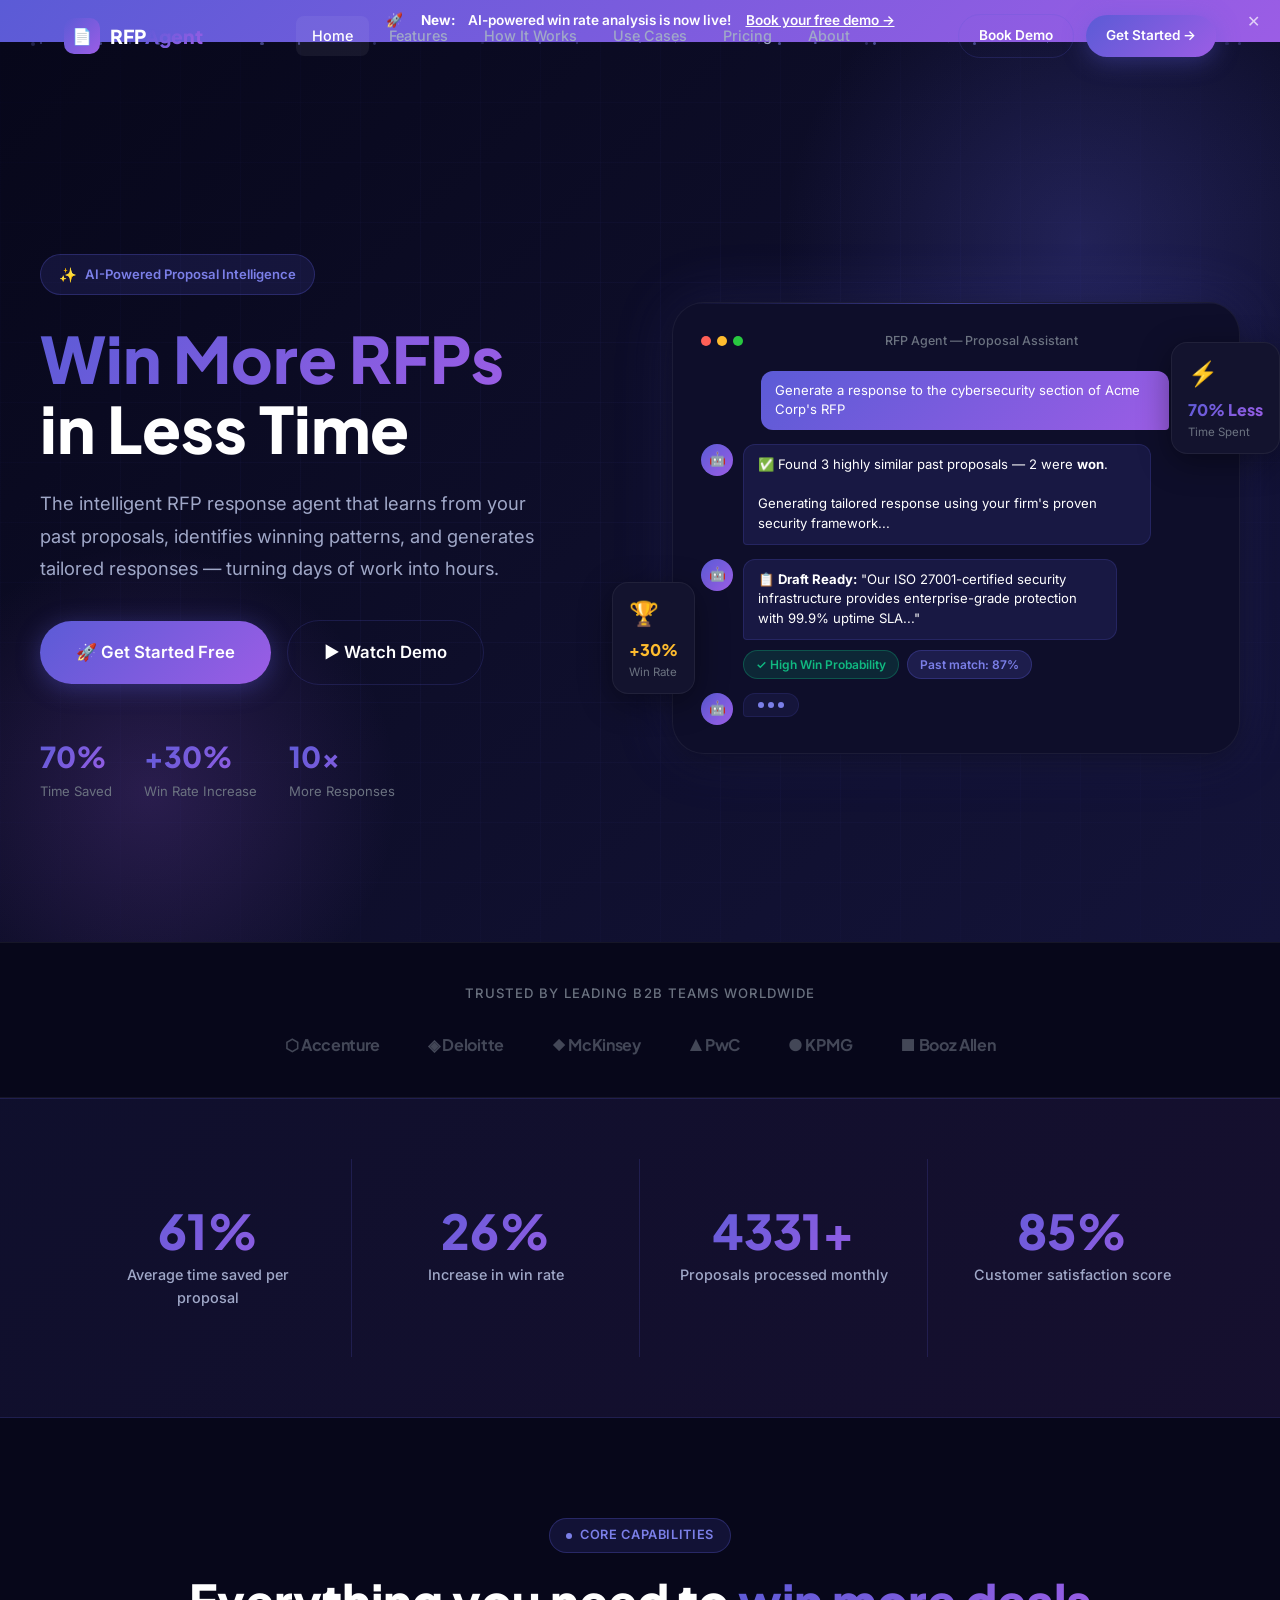
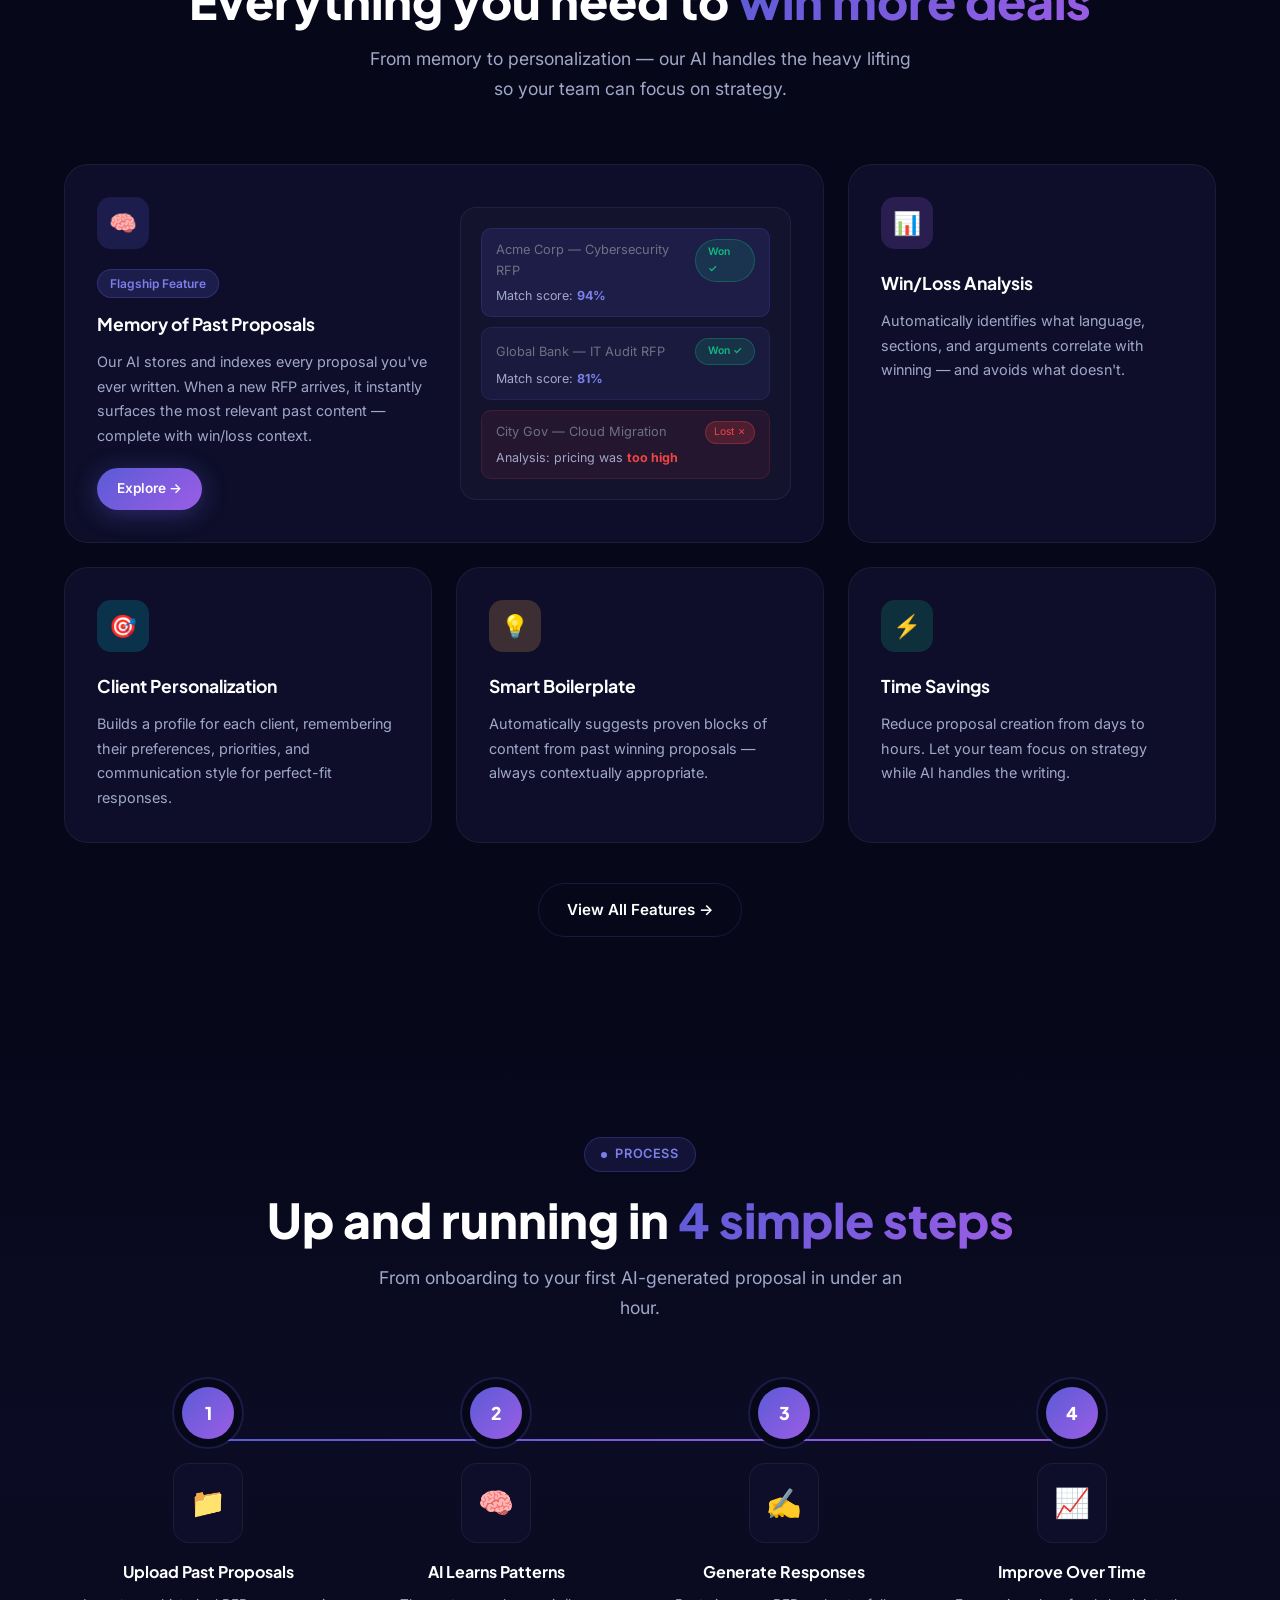
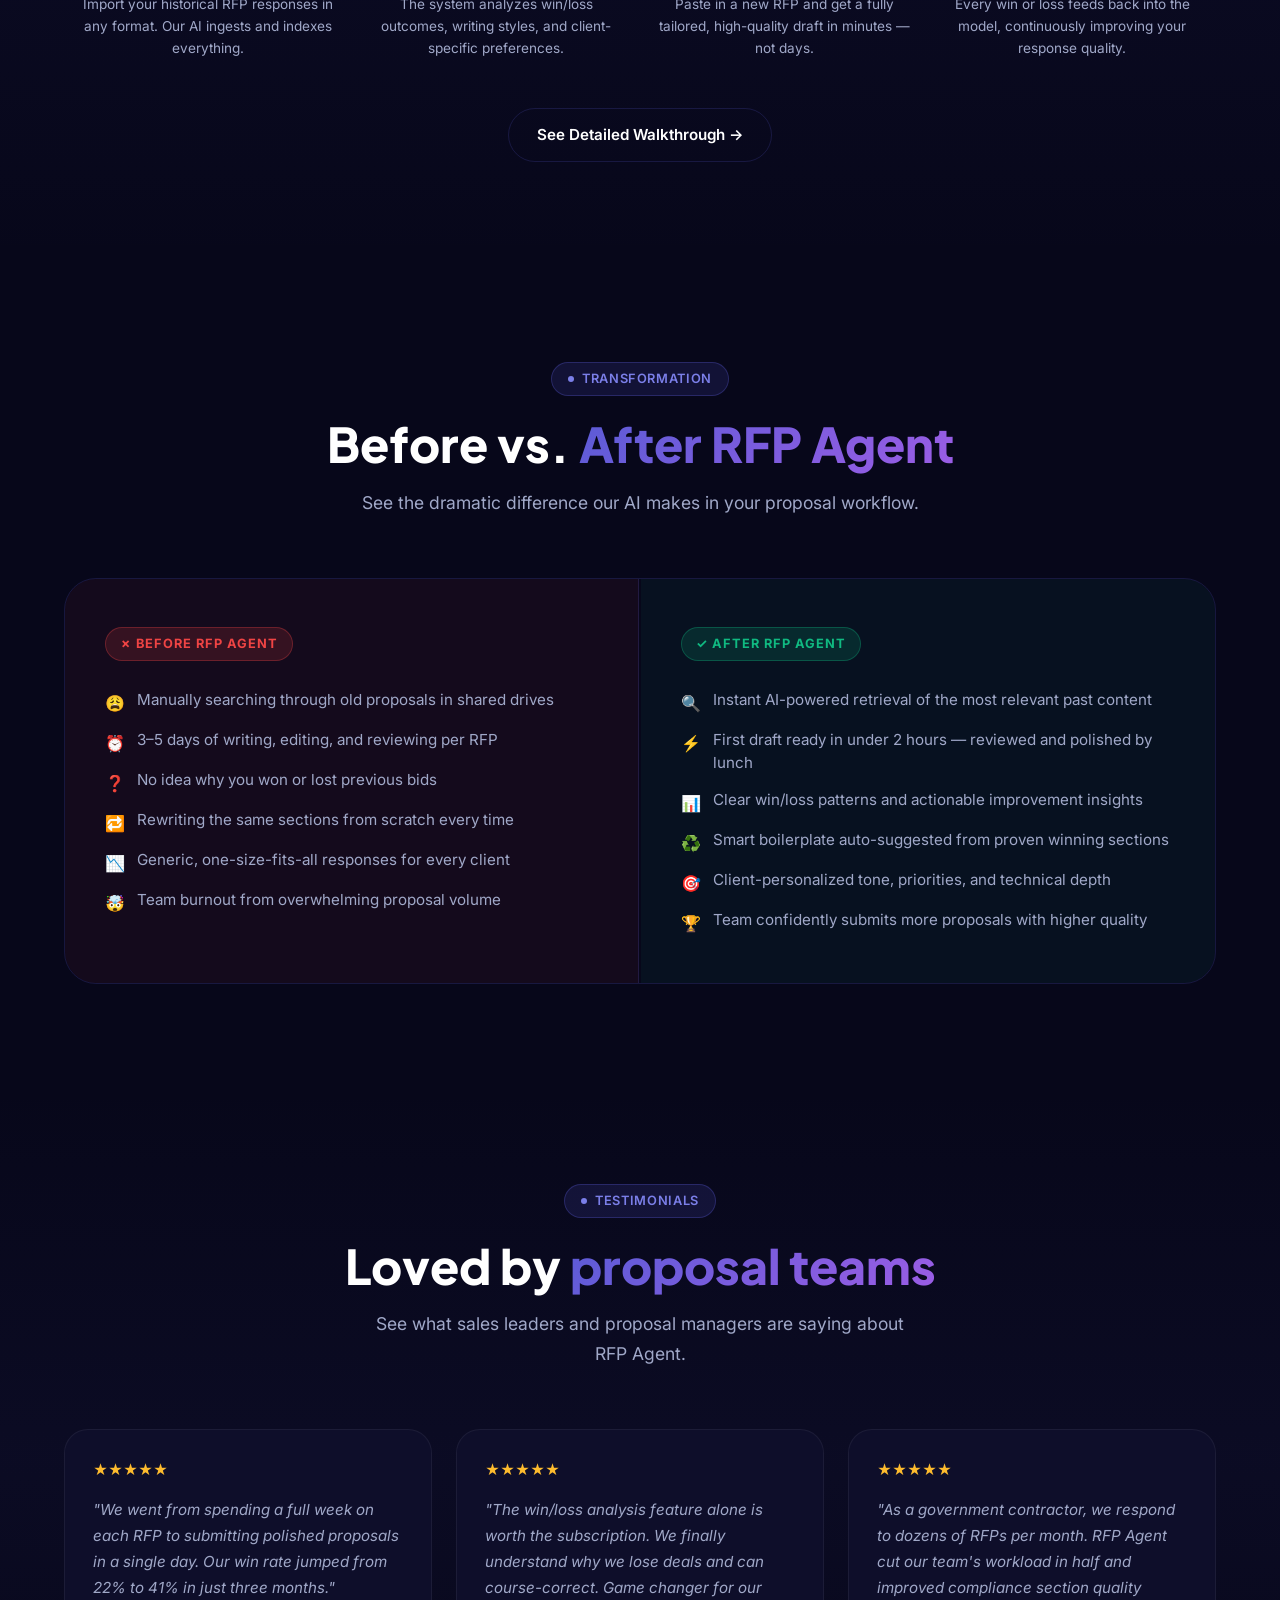
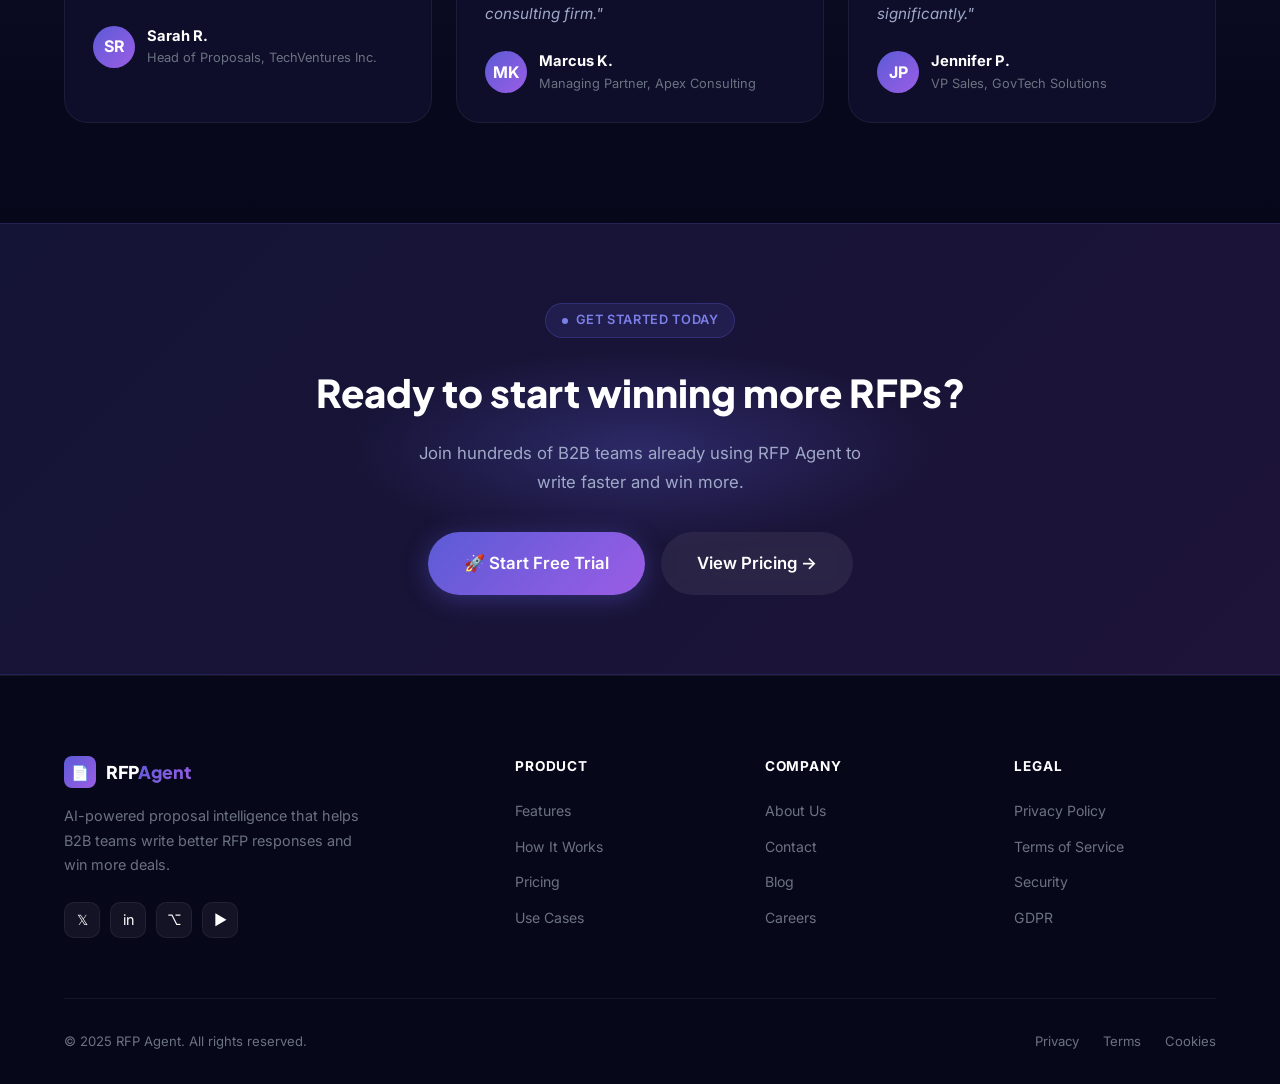
<file: rfp-agent/index.html>
<!DOCTYPE html>
<html lang="en">
<head>
  <meta charset="UTF-8"/>
  <meta name="viewport" content="width=device-width, initial-scale=1.0"/>
  <title>Proposal & RFP Agent – Win More RFPs in Less Time</title>
  <meta name="description" content="AI-powered RFP response agent that learns from your past proposals, tracks win/loss patterns, and writes tailored responses to help you close more deals."/>
  <link rel="stylesheet" href="css/style.css"/>
  <link rel="preconnect" href="https://fonts.googleapis.com"/>
  <link rel="preconnect" href="https://fonts.gstatic.com" crossorigin/>
</head>
<body>

<!-- Progress Bar -->
<div class="progress-bar" id="progress-bar"></div>

<!-- Demo Bar -->
<div class="demo-bar" id="demo-bar" style="position:relative;">
  🚀 &nbsp;<strong>New:</strong> AI-powered win rate analysis is now live!&nbsp;
  <a href="contact.html">Book your free demo →</a>
  <button class="demo-bar-close" id="demo-bar-close" aria-label="Close">✕</button>
</div>

<!-- Mobile Nav -->
<div class="mobile-nav" id="mobile-nav" role="dialog" aria-label="Navigation">
  <button class="mobile-nav-close" id="mobile-nav-close" aria-label="Close">✕</button>
  <a href="index.html">Home</a>
  <a href="features.html">Features</a>
  <a href="how-it-works.html">How It Works</a>
  <a href="use-cases.html">Use Cases</a>
  <a href="pricing.html">Pricing</a>
  <a href="about.html">About</a>
  <a href="contact.html" class="btn btn-primary btn-sm" style="border-radius:100px;">Book Demo</a>
</div>

<!-- Navbar -->
<nav class="navbar" id="navbar">
  <div class="container nav-inner">
    <a href="index.html" class="nav-logo">
      <div class="logo-icon">📄</div>
      <div class="logo-text">RFP<span>Agent</span></div>
    </a>
    <div class="nav-links">
      <a href="index.html" class="active">Home</a>
      <a href="features.html">Features</a>
      <a href="how-it-works.html">How It Works</a>
      <a href="use-cases.html">Use Cases</a>
      <a href="pricing.html">Pricing</a>
      <a href="about.html">About</a>
    </div>
    <div class="nav-actions">
      <a href="contact.html" class="btn btn-outline btn-sm">Book Demo</a>
      <a href="contact.html" class="btn btn-primary btn-sm">Get Started →</a>
    </div>
    <div class="nav-hamburger" id="hamburger" role="button" aria-label="Open menu" tabindex="0">
      <span></span><span></span><span></span>
    </div>
  </div>
</nav>

<!-- HERO -->
<section class="hero">
  <div class="hero-bg"></div>
  <div class="hero-glow-1"></div>
  <div class="hero-glow-2"></div>
  <div class="hero-grid"></div>
  <div class="particles-container" id="particles"></div>

  <div class="container hero-content">
    <!-- Left: Text -->
    <div class="hero-text">
      <div class="hero-badge">
        <span class="badge-icon">✨</span>
        AI-Powered Proposal Intelligence
      </div>

      <h1 class="hero-title">
        <span id="typing-text" class="gradient-text">Win More RFPs</span><br/>
        <span style="color:var(--text-primary);">in Less Time</span>
      </h1>

      <p class="hero-subtitle">
        The intelligent RFP response agent that learns from your past proposals, 
        identifies winning patterns, and generates tailored responses — turning days of 
        work into hours.
      </p>

      <div class="hero-actions">
        <a href="contact.html" class="btn btn-primary btn-lg">
          🚀 Get Started Free
        </a>
        <a href="contact.html" class="btn btn-outline btn-lg">
          ▶ Watch Demo
        </a>
      </div>

      <div class="hero-metrics">
        <div class="hero-metric">
          <div class="metric-val">70%</div>
          <div class="metric-label">Time Saved</div>
        </div>
        <div class="hero-metric">
          <div class="metric-val">+30%</div>
          <div class="metric-label">Win Rate Increase</div>
        </div>
        <div class="hero-metric">
          <div class="metric-val">10x</div>
          <div class="metric-label">More Responses</div>
        </div>
      </div>
    </div>

    <!-- Right: Visual -->
    <div class="hero-visual">
      <div class="hero-visual-main">
        <div class="hvt">
          <div class="hvt-dots">
            <div class="hvt-dot"></div>
            <div class="hvt-dot"></div>
            <div class="hvt-dot"></div>
          </div>
          <div class="hvt-title">RFP Agent — Proposal Assistant</div>
        </div>

        <div class="ai-chat">
          <div class="chat-msg user">
            <div class="chat-avatar user-av">👤</div>
            <div class="chat-bubble">Generate a response to the cybersecurity section of Acme Corp's RFP</div>
          </div>

          <div class="chat-msg ai">
            <div class="chat-avatar ai-av">🤖</div>
            <div class="chat-bubble">
              ✅ Found 3 highly similar past proposals — 2 were <strong>won</strong>.<br/><br/>
              Generating tailored response using your firm's proven security framework...
            </div>
          </div>

          <div class="chat-msg ai" style="align-items:flex-start;">
            <div class="chat-avatar ai-av">🤖</div>
            <div>
              <div class="chat-bubble" style="margin-bottom:10px;">
                📋 <strong>Draft Ready:</strong> "Our ISO 27001-certified security infrastructure provides enterprise-grade protection with 99.9% uptime SLA..."
              </div>
              <div style="display:flex; gap:8px; flex-wrap:wrap;">
                <span class="badge badge-green">✓ High Win Probability</span>
                <span class="badge badge-primary">Past match: 87%</span>
              </div>
            </div>
          </div>

          <div class="chat-msg ai">
            <div class="chat-avatar ai-av">🤖</div>
            <div class="typing-indicator">
              <span></span><span></span><span></span>
            </div>
          </div>
        </div>
      </div>

      <!-- Floating badges -->
      <div class="hero-float-badge badge-left">
        <div class="float-badge-icon">🏆</div>
        <div class="float-badge-val" style="color:#FEBC2E;">+30%</div>
        <div class="float-badge-label">Win Rate</div>
      </div>
      <div class="hero-float-badge badge-top">
        <div class="float-badge-icon">⚡</div>
        <div class="float-badge-val" style="background:var(--gradient-primary);-webkit-background-clip:text;-webkit-text-fill-color:transparent;">70% Less</div>
        <div class="float-badge-label">Time Spent</div>
      </div>
    </div>
  </div>
</section>

<!-- TRUST BAR -->
<section class="trust-bar">
  <div class="container">
    <p class="trust-bar-label">Trusted by leading B2B teams worldwide</p>
    <div class="trust-logos">
      <span class="trust-logo">⬡ Accenture</span>
      <span class="trust-logo">◈ Deloitte</span>
      <span class="trust-logo">◆ McKinsey</span>
      <span class="trust-logo">▲ PwC</span>
      <span class="trust-logo">● KPMG</span>
      <span class="trust-logo">■ Booz Allen</span>
    </div>
  </div>
</section>

<!-- STATS SECTION -->
<section class="stats-section section-sm">
  <div class="container">
    <div class="stats-grid">
      <div class="stat-item animate-on-scroll">
        <span class="stat-value" data-count="70" data-suffix="%" id="stat1">0%</span>
        <div class="stat-label">Average time saved per proposal</div>
      </div>
      <div class="stat-item animate-on-scroll delay-1">
        <span class="stat-value" data-count="30" data-suffix="%" id="stat2">0%</span>
        <div class="stat-label">Increase in win rate</div>
      </div>
      <div class="stat-item animate-on-scroll delay-2">
        <span class="stat-value" data-count="5000" data-suffix="+" id="stat3">0+</span>
        <div class="stat-label">Proposals processed monthly</div>
      </div>
      <div class="stat-item animate-on-scroll delay-3">
        <span class="stat-value" data-count="98" data-suffix="%" id="stat4">0%</span>
        <div class="stat-label">Customer satisfaction score</div>
      </div>
    </div>
  </div>
</section>

<!-- FEATURES PREVIEW -->
<section class="section" id="features">
  <div class="container">
    <div class="text-center animate-on-scroll">
      <div class="section-tag"><span class="dot"></span> Core Capabilities</div>
      <h2 class="section-title">Everything you need to <span>win more deals</span></h2>
      <p class="section-subtitle">From memory to personalization — our AI handles the heavy lifting so your team can focus on strategy.</p>
    </div>

    <div class="features-grid" style="margin-top:60px;">
      <!-- Featured card -->
      <div class="feature-card featured animate-on-scroll">
        <div class="feature-card-content">
          <div class="feature-icon feature-icon-1">🧠</div>
          <div class="badge badge-primary" style="margin-bottom:12px;">Flagship Feature</div>
          <h3>Memory of Past Proposals</h3>
          <p>Our AI stores and indexes every proposal you've ever written. When a new RFP arrives, it instantly surfaces the most relevant past content — complete with win/loss context.</p>
          <a href="features.html" class="btn btn-primary btn-sm" style="margin-top:20px;">Explore →</a>
        </div>
        <div class="feature-card-visual">
          <div style="display:flex;flex-direction:column;gap:10px;">
            <div style="background:rgba(91,91,214,0.15);border:1px solid rgba(91,91,214,0.2);border-radius:10px;padding:10px 14px;font-size:0.8rem;">
              <div style="display:flex;align-items:center;justify-content:space-between;margin-bottom:4px;">
                <span style="color:var(--text-muted);">Acme Corp — Cybersecurity RFP</span>
                <span class="badge badge-green" style="font-size:0.65rem;">Won ✓</span>
              </div>
              <div style="color:var(--text-secondary);font-size:0.78rem;">Match score: <strong style="color:var(--primary-light);">94%</strong></div>
            </div>
            <div style="background:rgba(91,91,214,0.1);border:1px solid rgba(91,91,214,0.15);border-radius:10px;padding:10px 14px;font-size:0.8rem;">
              <div style="display:flex;align-items:center;justify-content:space-between;margin-bottom:4px;">
                <span style="color:var(--text-muted);">Global Bank — IT Audit RFP</span>
                <span class="badge badge-green" style="font-size:0.65rem;">Won ✓</span>
              </div>
              <div style="color:var(--text-secondary);font-size:0.78rem;">Match score: <strong style="color:var(--primary-light);">81%</strong></div>
            </div>
            <div style="background:rgba(239,68,68,0.08);border:1px solid rgba(239,68,68,0.15);border-radius:10px;padding:10px 14px;font-size:0.8rem;">
              <div style="display:flex;align-items:center;justify-content:space-between;margin-bottom:4px;">
                <span style="color:var(--text-muted);">City Gov — Cloud Migration</span>
                <span style="background:rgba(239,68,68,0.2);color:#EF4444;font-size:0.65rem;padding:2px 8px;border-radius:100px;border:1px solid rgba(239,68,68,0.3);">Lost ✗</span>
              </div>
              <div style="color:var(--text-secondary);font-size:0.78rem;">Analysis: pricing was <strong style="color:#EF4444;">too high</strong></div>
            </div>
          </div>
        </div>
      </div>

      <div class="feature-card animate-on-scroll delay-1">
        <div class="feature-icon feature-icon-2">📊</div>
        <h3>Win/Loss Analysis</h3>
        <p>Automatically identifies what language, sections, and arguments correlate with winning — and avoids what doesn't.</p>
      </div>

      <div class="feature-card animate-on-scroll delay-2">
        <div class="feature-icon feature-icon-3">🎯</div>
        <h3>Client Personalization</h3>
        <p>Builds a profile for each client, remembering their preferences, priorities, and communication style for perfect-fit responses.</p>
      </div>

      <div class="feature-card animate-on-scroll delay-3">
        <div class="feature-icon feature-icon-4">💡</div>
        <h3>Smart Boilerplate</h3>
        <p>Automatically suggests proven blocks of content from past winning proposals — always contextually appropriate.</p>
      </div>

      <div class="feature-card animate-on-scroll delay-4">
        <div class="feature-icon feature-icon-5">⚡</div>
        <h3>Time Savings</h3>
        <p>Reduce proposal creation from days to hours. Let your team focus on strategy while AI handles the writing.</p>
      </div>
    </div>
    <div class="text-center" style="margin-top:40px;">
      <a href="features.html" class="btn btn-outline">View All Features →</a>
    </div>
  </div>
</section>

<!-- HOW IT WORKS PREVIEW -->
<section class="section" style="background:linear-gradient(180deg, transparent, rgba(91,91,214,0.05), transparent);">
  <div class="container">
    <div class="text-center animate-on-scroll">
      <div class="section-tag"><span class="dot"></span> Process</div>
      <h2 class="section-title">Up and running in <span>4 simple steps</span></h2>
      <p class="section-subtitle">From onboarding to your first AI-generated proposal in under an hour.</p>
    </div>

    <div class="how-it-works-flow">
      <div class="step-item animate-on-scroll">
        <div class="step-number">1</div>
        <div class="step-icon">📁</div>
        <div class="step-title">Upload Past Proposals</div>
        <div class="step-desc">Import your historical RFP responses in any format. Our AI ingests and indexes everything.</div>
      </div>
      <div class="step-item animate-on-scroll delay-1">
        <div class="step-number">2</div>
        <div class="step-icon">🧠</div>
        <div class="step-title">AI Learns Patterns</div>
        <div class="step-desc">The system analyzes win/loss outcomes, writing styles, and client-specific preferences.</div>
      </div>
      <div class="step-item animate-on-scroll delay-2">
        <div class="step-number">3</div>
        <div class="step-icon">✍️</div>
        <div class="step-title">Generate Responses</div>
        <div class="step-desc">Paste in a new RFP and get a fully tailored, high-quality draft in minutes — not days.</div>
      </div>
      <div class="step-item animate-on-scroll delay-3">
        <div class="step-number">4</div>
        <div class="step-icon">📈</div>
        <div class="step-title">Improve Over Time</div>
        <div class="step-desc">Every win or loss feeds back into the model, continuously improving your response quality.</div>
      </div>
    </div>
    <div class="text-center" style="margin-top:48px;">
      <a href="how-it-works.html" class="btn btn-outline">See Detailed Walkthrough →</a>
    </div>
  </div>
</section>

<!-- BEFORE / AFTER -->
<section class="section">
  <div class="container">
    <div class="text-center animate-on-scroll">
      <div class="section-tag"><span class="dot"></span> Transformation</div>
      <h2 class="section-title">Before vs. <span>After RFP Agent</span></h2>
      <p class="section-subtitle">See the dramatic difference our AI makes in your proposal workflow.</p>
    </div>

    <div class="before-after-grid animate-on-scroll">
      <div class="ba-side before">
        <div class="ba-label before-lbl">✗ Before RFP Agent</div>
        <div class="ba-list">
          <div class="ba-item">
            <span class="ba-icon">😩</span>
            <span>Manually searching through old proposals in shared drives</span>
          </div>
          <div class="ba-item">
            <span class="ba-icon">⏰</span>
            <span>3–5 days of writing, editing, and reviewing per RFP</span>
          </div>
          <div class="ba-item">
            <span class="ba-icon">❓</span>
            <span>No idea why you won or lost previous bids</span>
          </div>
          <div class="ba-item">
            <span class="ba-icon">🔁</span>
            <span>Rewriting the same sections from scratch every time</span>
          </div>
          <div class="ba-item">
            <span class="ba-icon">📉</span>
            <span>Generic, one-size-fits-all responses for every client</span>
          </div>
          <div class="ba-item">
            <span class="ba-icon">🤯</span>
            <span>Team burnout from overwhelming proposal volume</span>
          </div>
        </div>
      </div>
      <div class="ba-side after">
        <div class="ba-label after-lbl">✓ After RFP Agent</div>
        <div class="ba-list">
          <div class="ba-item">
            <span class="ba-icon">🔍</span>
            <span>Instant AI-powered retrieval of the most relevant past content</span>
          </div>
          <div class="ba-item">
            <span class="ba-icon">⚡</span>
            <span>First draft ready in under 2 hours — reviewed and polished by lunch</span>
          </div>
          <div class="ba-item">
            <span class="ba-icon">📊</span>
            <span>Clear win/loss patterns and actionable improvement insights</span>
          </div>
          <div class="ba-item">
            <span class="ba-icon">♻️</span>
            <span>Smart boilerplate auto-suggested from proven winning sections</span>
          </div>
          <div class="ba-item">
            <span class="ba-icon">🎯</span>
            <span>Client-personalized tone, priorities, and technical depth</span>
          </div>
          <div class="ba-item">
            <span class="ba-icon">🏆</span>
            <span>Team confidently submits more proposals with higher quality</span>
          </div>
        </div>
      </div>
    </div>
  </div>
</section>

<!-- TESTIMONIALS -->
<section class="section" style="background:linear-gradient(180deg,transparent,rgba(91,91,214,0.05),transparent);">
  <div class="container">
    <div class="text-center animate-on-scroll">
      <div class="section-tag"><span class="dot"></span> Testimonials</div>
      <h2 class="section-title">Loved by <span>proposal teams</span></h2>
      <p class="section-subtitle">See what sales leaders and proposal managers are saying about RFP Agent.</p>
    </div>
    <div class="testimonials-grid">
      <div class="testimonial-card animate-on-scroll">
        <div class="testimonial-stars">★★★★★</div>
        <p class="testimonial-text">"We went from spending a full week on each RFP to submitting polished proposals in a single day. Our win rate jumped from 22% to 41% in just three months."</p>
        <div class="testimonial-author">
          <div class="author-avatar">SR</div>
          <div>
            <div class="author-name">Sarah R.</div>
            <div class="author-role">Head of Proposals, TechVentures Inc.</div>
          </div>
        </div>
      </div>
      <div class="testimonial-card animate-on-scroll delay-1">
        <div class="testimonial-stars">★★★★★</div>
        <p class="testimonial-text">"The win/loss analysis feature alone is worth the subscription. We finally understand why we lose deals and can course-correct. Game changer for our consulting firm."</p>
        <div class="testimonial-author">
          <div class="author-avatar">MK</div>
          <div>
            <div class="author-name">Marcus K.</div>
            <div class="author-role">Managing Partner, Apex Consulting</div>
          </div>
        </div>
      </div>
      <div class="testimonial-card animate-on-scroll delay-2">
        <div class="testimonial-stars">★★★★★</div>
        <p class="testimonial-text">"As a government contractor, we respond to dozens of RFPs per month. RFP Agent cut our team's workload in half and improved compliance section quality significantly."</p>
        <div class="testimonial-author">
          <div class="author-avatar">JP</div>
          <div>
            <div class="author-name">Jennifer P.</div>
            <div class="author-role">VP Sales, GovTech Solutions</div>
          </div>
        </div>
      </div>
    </div>
  </div>
</section>

<!-- CTA BANNER -->
<section class="cta-banner">
  <div class="cta-banner-bg"></div>
  <div class="cta-banner-glow"></div>
  <div class="container cta-banner-content animate-on-scroll">
    <div class="section-tag" style="margin:0 auto 24px;"><span class="dot"></span> Get Started Today</div>
    <h2>Ready to start winning more RFPs?</h2>
    <p>Join hundreds of B2B teams already using RFP Agent to write faster and win more.</p>
    <div class="cta-actions">
      <a href="contact.html" class="btn btn-primary btn-lg">🚀 Start Free Trial</a>
      <a href="pricing.html" class="btn btn-ghost btn-lg">View Pricing →</a>
    </div>
  </div>
</section>

<!-- FOOTER -->
<footer class="footer">
  <div class="container">
    <div class="footer-grid">
      <div class="footer-brand">
        <div class="footer-logo">
          <div class="logo-icon">📄</div>
          <span>RFP<span style="background:var(--gradient-primary);-webkit-background-clip:text;-webkit-text-fill-color:transparent;">Agent</span></span>
        </div>
        <p class="footer-desc">AI-powered proposal intelligence that helps B2B teams write better RFP responses and win more deals.</p>
        <div class="footer-socials">
          <a href="#" class="social-btn" aria-label="Twitter">𝕏</a>
          <a href="#" class="social-btn" aria-label="LinkedIn">in</a>
          <a href="#" class="social-btn" aria-label="GitHub">⌥</a>
          <a href="#" class="social-btn" aria-label="YouTube">▶</a>
        </div>
      </div>
      <div class="footer-col">
        <h4>Product</h4>
        <ul>
          <li><a href="features.html">Features</a></li>
          <li><a href="how-it-works.html">How It Works</a></li>
          <li><a href="pricing.html">Pricing</a></li>
          <li><a href="use-cases.html">Use Cases</a></li>
        </ul>
      </div>
      <div class="footer-col">
        <h4>Company</h4>
        <ul>
          <li><a href="about.html">About Us</a></li>
          <li><a href="contact.html">Contact</a></li>
          <li><a href="#">Blog</a></li>
          <li><a href="#">Careers</a></li>
        </ul>
      </div>
      <div class="footer-col">
        <h4>Legal</h4>
        <ul>
          <li><a href="#">Privacy Policy</a></li>
          <li><a href="#">Terms of Service</a></li>
          <li><a href="#">Security</a></li>
          <li><a href="#">GDPR</a></li>
        </ul>
      </div>
    </div>
    <div class="footer-bottom">
      <span>© 2025 RFP Agent. All rights reserved.</span>
      <div class="footer-bottom-links">
        <a href="#">Privacy</a>
        <a href="#">Terms</a>
        <a href="#">Cookies</a>
      </div>
    </div>
  </div>
</footer>

<script src="js/main.js"></script>
<script>
  // Counter trigger for stats section
  document.addEventListener('DOMContentLoaded', () => {
    initCounters();
  });
</script>
</body>
</html>
</file>
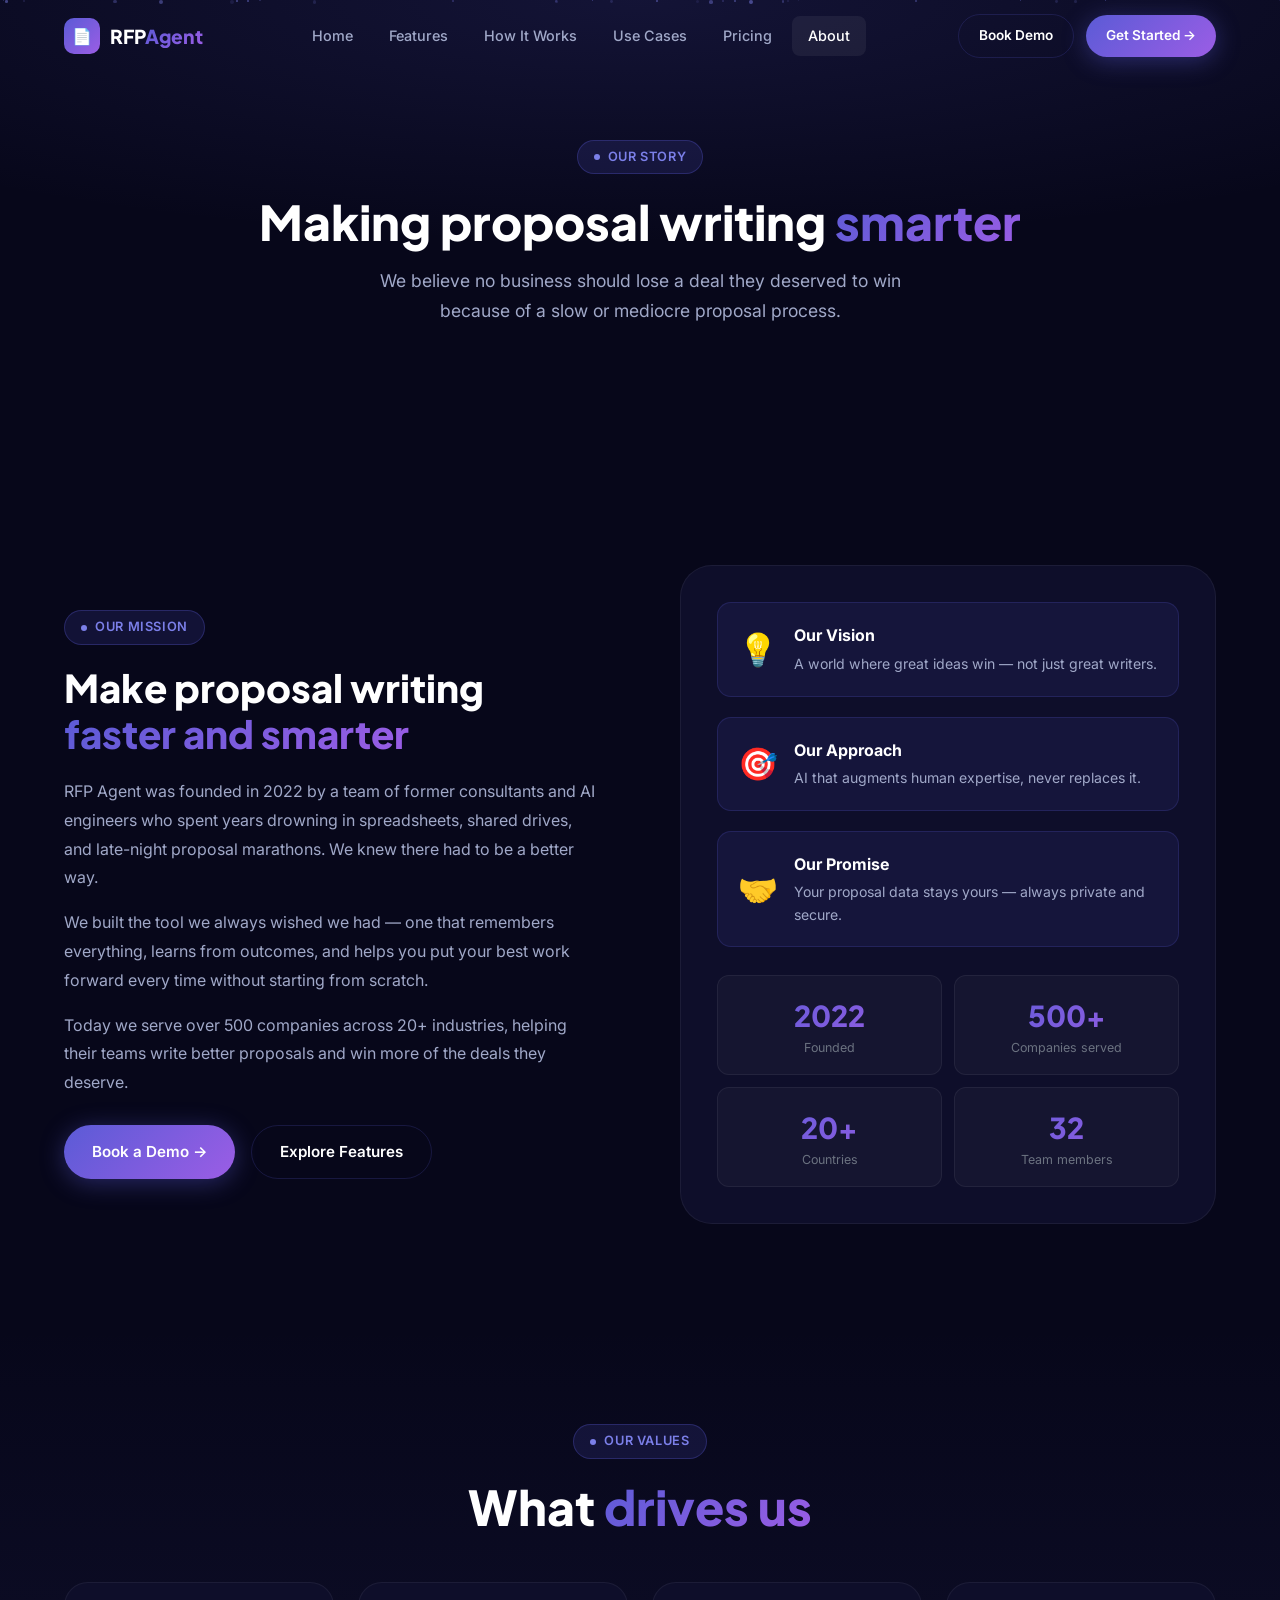
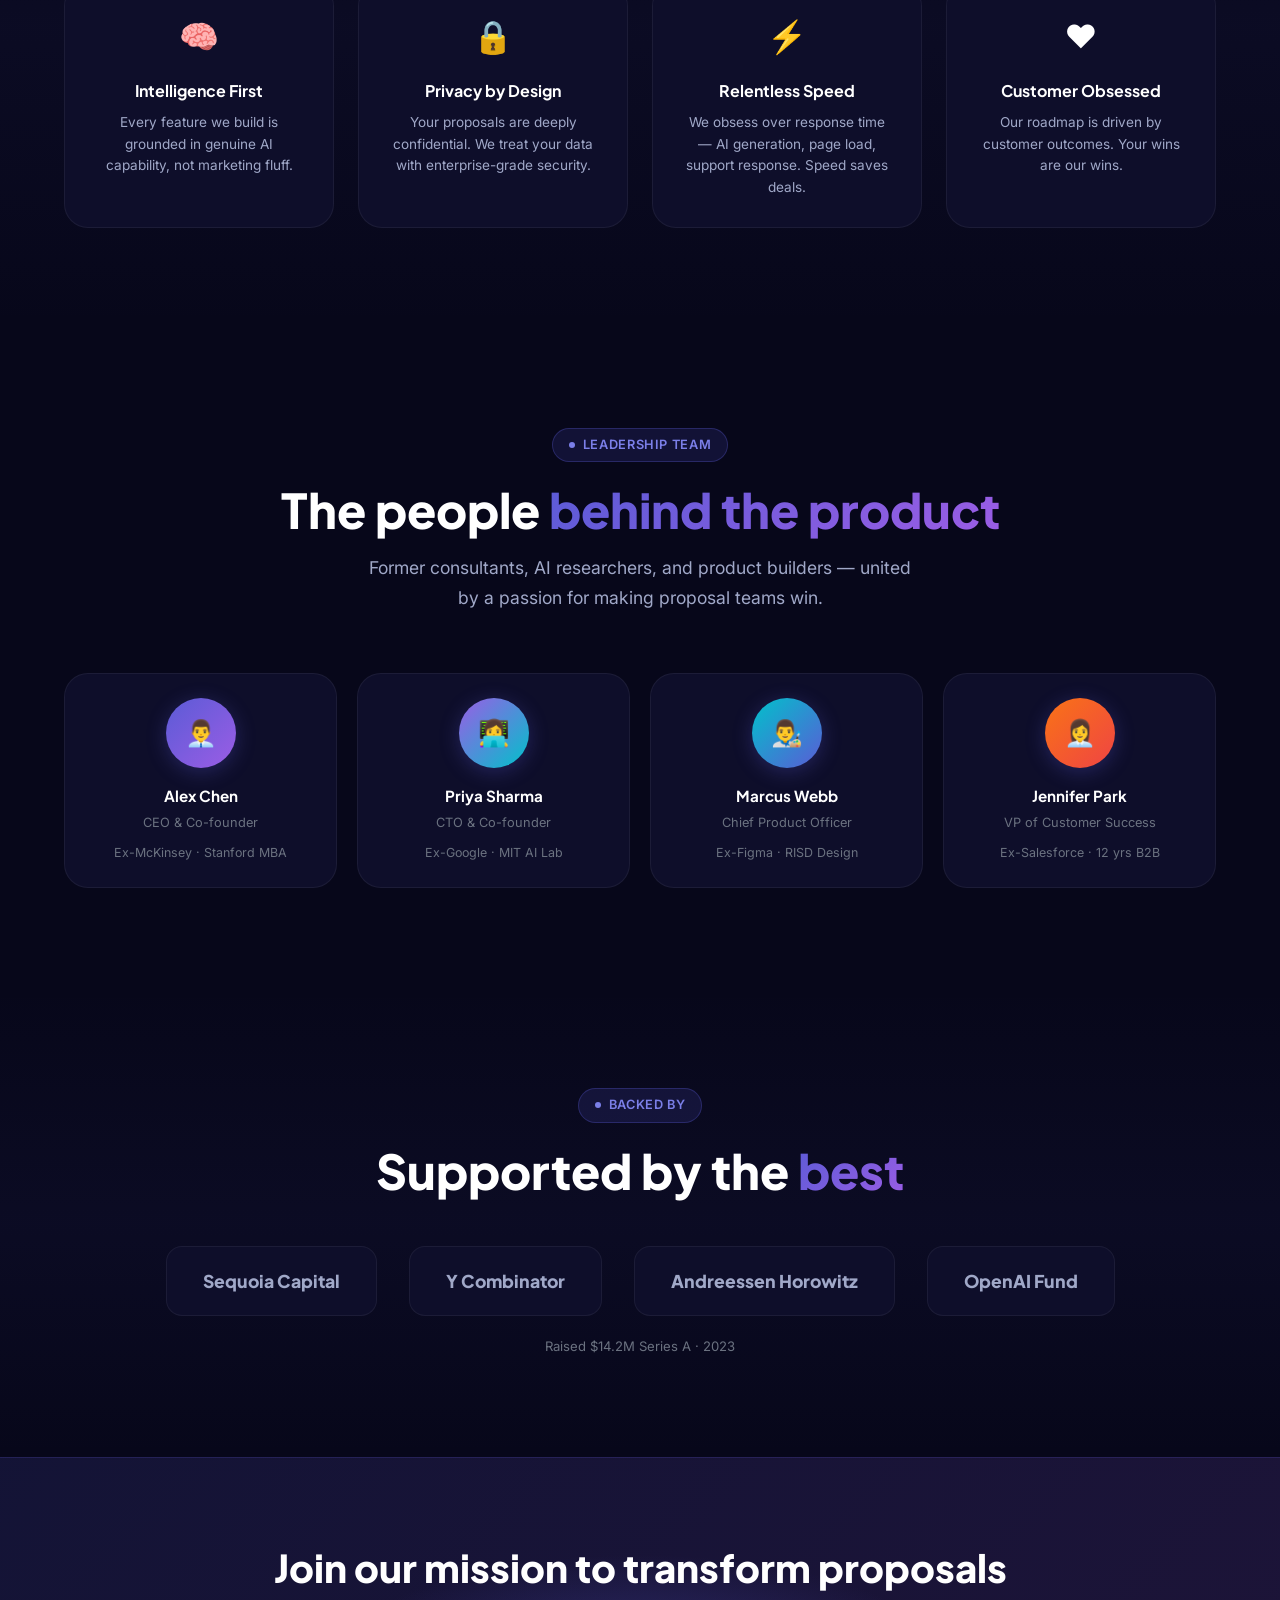
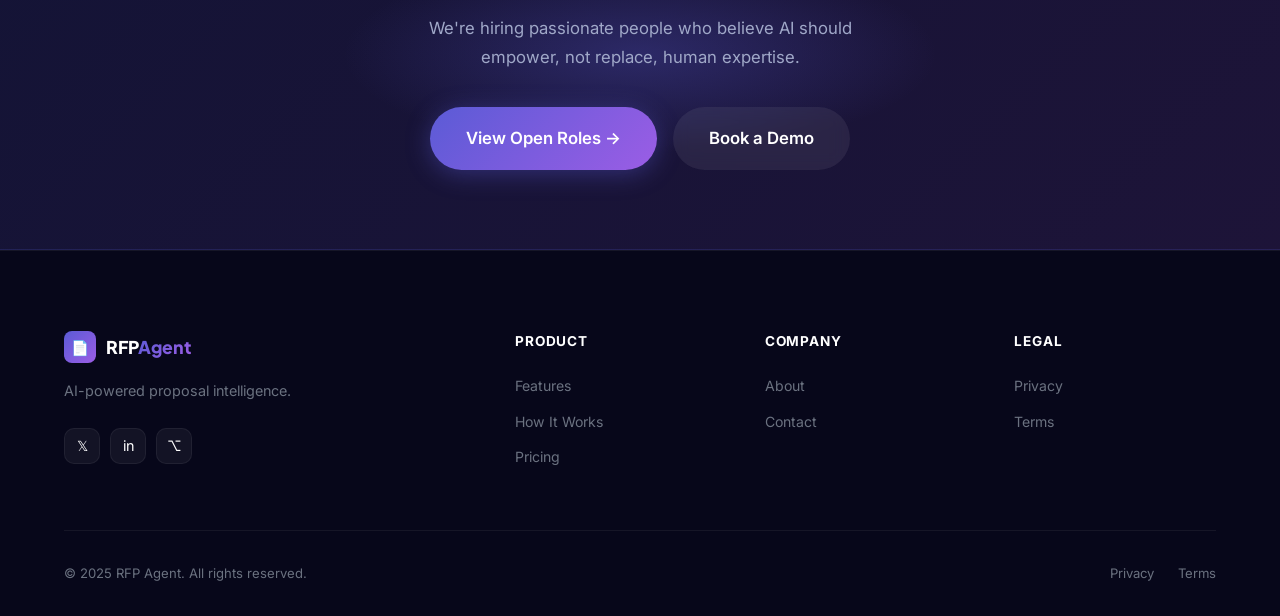
<file: rfp-agent/about.html>
<!DOCTYPE html>
<html lang="en">
<head>
  <meta charset="UTF-8"/>
  <meta name="viewport" content="width=device-width, initial-scale=1.0"/>
  <title>About Us – Proposal & RFP Agent</title>
  <meta name="description" content="Learn about our mission: making proposal writing faster, smarter, and more effective for every B2B team."/>
  <link rel="stylesheet" href="css/style.css"/>
  <link rel="preconnect" href="https://fonts.googleapis.com"/>
</head>
<body>

<div class="progress-bar" id="progress-bar"></div>

<div class="mobile-nav" id="mobile-nav">
  <button class="mobile-nav-close" id="mobile-nav-close">✕</button>
  <a href="index.html">Home</a>
  <a href="features.html">Features</a>
  <a href="how-it-works.html">How It Works</a>
  <a href="use-cases.html">Use Cases</a>
  <a href="pricing.html">Pricing</a>
  <a href="about.html">About</a>
  <a href="contact.html" class="btn btn-primary btn-sm" style="border-radius:100px;">Book Demo</a>
</div>

<nav class="navbar" id="navbar">
  <div class="container nav-inner">
    <a href="index.html" class="nav-logo">
      <div class="logo-icon">📄</div>
      <div class="logo-text">RFP<span>Agent</span></div>
    </a>
    <div class="nav-links">
      <a href="index.html">Home</a>
      <a href="features.html">Features</a>
      <a href="how-it-works.html">How It Works</a>
      <a href="use-cases.html">Use Cases</a>
      <a href="pricing.html">Pricing</a>
      <a href="about.html" class="active">About</a>
    </div>
    <div class="nav-actions">
      <a href="contact.html" class="btn btn-outline btn-sm">Book Demo</a>
      <a href="contact.html" class="btn btn-primary btn-sm">Get Started →</a>
    </div>
    <div class="nav-hamburger" id="hamburger"><span></span><span></span><span></span></div>
  </div>
</nav>

<!-- Page Hero -->
<section class="page-hero">
  <div class="particles-container" id="particles"></div>
  <div class="container page-hero-content">
    <div class="section-tag" style="margin:0 auto 20px;"><span class="dot"></span> Our Story</div>
    <h1 class="section-title text-center">Making proposal writing <span>smarter</span></h1>
    <p class="section-subtitle text-center" style="margin:0 auto;">We believe no business should lose a deal they deserved to win because of a slow or mediocre proposal process.</p>
  </div>
</section>

<!-- MISSION -->
<section class="section">
  <div class="container">
    <div class="about-mission animate-on-scroll">
      <div class="mission-text-block">
        <div class="section-tag"><span class="dot"></span> Our Mission</div>
        <h2>Make proposal writing <span style="background:var(--gradient-primary);-webkit-background-clip:text;-webkit-text-fill-color:transparent;">faster and smarter</span></h2>
        <p>
          RFP Agent was founded in 2022 by a team of former consultants and AI engineers who spent years drowning in spreadsheets, 
          shared drives, and late-night proposal marathons. We knew there had to be a better way.
        </p>
        <p>
          We built the tool we always wished we had — one that remembers everything, learns from outcomes, 
          and helps you put your best work forward every time without starting from scratch.
        </p>
        <p>
          Today we serve over 500 companies across 20+ industries, helping their teams write better proposals 
          and win more of the deals they deserve.
        </p>
        <div style="margin-top:28px;display:flex;gap:16px;flex-wrap:wrap;">
          <a href="contact.html" class="btn btn-primary">Book a Demo →</a>
          <a href="features.html" class="btn btn-outline">Explore Features</a>
        </div>
      </div>
      <div class="mission-visual">
        <div style="display:flex;flex-direction:column;gap:20px;position:relative;z-index:1;">
          <div style="display:flex;gap:16px;align-items:center;padding:20px;background:rgba(91,91,214,0.1);border:1px solid rgba(91,91,214,0.2);border-radius:14px;">
            <span style="font-size:2rem;">💡</span>
            <div>
              <div style="font-weight:700;margin-bottom:4px;">Our Vision</div>
              <div style="font-size:0.88rem;color:var(--text-secondary);">A world where great ideas win — not just great writers.</div>
            </div>
          </div>
          <div style="display:flex;gap:16px;align-items:center;padding:20px;background:rgba(91,91,214,0.1);border:1px solid rgba(91,91,214,0.2);border-radius:14px;">
            <span style="font-size:2rem;">🎯</span>
            <div>
              <div style="font-weight:700;margin-bottom:4px;">Our Approach</div>
              <div style="font-size:0.88rem;color:var(--text-secondary);">AI that augments human expertise, never replaces it.</div>
            </div>
          </div>
          <div style="display:flex;gap:16px;align-items:center;padding:20px;background:rgba(91,91,214,0.1);border:1px solid rgba(91,91,214,0.2);border-radius:14px;">
            <span style="font-size:2rem;">🤝</span>
            <div>
              <div style="font-weight:700;margin-bottom:4px;">Our Promise</div>
              <div style="font-size:0.88rem;color:var(--text-secondary);">Your proposal data stays yours — always private and secure.</div>
            </div>
          </div>
          <div style="display:grid;grid-template-columns:1fr 1fr;gap:12px;margin-top:8px;">
            <div style="text-align:center;background:rgba(255,255,255,0.03);border:1px solid var(--border-light);border-radius:12px;padding:16px;">
              <div style="font-family:'Plus Jakarta Sans',sans-serif;font-size:1.8rem;font-weight:800;background:var(--gradient-primary);-webkit-background-clip:text;-webkit-text-fill-color:transparent;">2022</div>
              <div style="font-size:0.78rem;color:var(--text-muted);">Founded</div>
            </div>
            <div style="text-align:center;background:rgba(255,255,255,0.03);border:1px solid var(--border-light);border-radius:12px;padding:16px;">
              <div style="font-family:'Plus Jakarta Sans',sans-serif;font-size:1.8rem;font-weight:800;background:var(--gradient-primary);-webkit-background-clip:text;-webkit-text-fill-color:transparent;">500+</div>
              <div style="font-size:0.78rem;color:var(--text-muted);">Companies served</div>
            </div>
            <div style="text-align:center;background:rgba(255,255,255,0.03);border:1px solid var(--border-light);border-radius:12px;padding:16px;">
              <div style="font-family:'Plus Jakarta Sans',sans-serif;font-size:1.8rem;font-weight:800;background:var(--gradient-primary);-webkit-background-clip:text;-webkit-text-fill-color:transparent;">20+</div>
              <div style="font-size:0.78rem;color:var(--text-muted);">Countries</div>
            </div>
            <div style="text-align:center;background:rgba(255,255,255,0.03);border:1px solid var(--border-light);border-radius:12px;padding:16px;">
              <div style="font-family:'Plus Jakarta Sans',sans-serif;font-size:1.8rem;font-weight:800;background:var(--gradient-primary);-webkit-background-clip:text;-webkit-text-fill-color:transparent;">32</div>
              <div style="font-size:0.78rem;color:var(--text-muted);">Team members</div>
            </div>
          </div>
        </div>
      </div>
    </div>
  </div>
</section>

<!-- VALUES -->
<section class="section" style="background:linear-gradient(180deg,transparent,rgba(91,91,214,0.05),transparent);">
  <div class="container">
    <div class="text-center animate-on-scroll">
      <div class="section-tag"><span class="dot"></span> Our Values</div>
      <h2 class="section-title">What <span>drives us</span></h2>
    </div>
    <div style="display:grid;grid-template-columns:repeat(4,1fr);gap:24px;margin-top:48px;" class="animate-on-scroll">
      <div style="background:var(--bg-card);border:1px solid var(--border-light);border-radius:var(--radius-lg);padding:28px;text-align:center;">
        <div style="font-size:2rem;margin-bottom:16px;">🧠</div>
        <h3 style="font-family:'Plus Jakarta Sans',sans-serif;font-weight:700;margin-bottom:8px;font-size:1rem;">Intelligence First</h3>
        <p style="font-size:0.85rem;color:var(--text-secondary);line-height:1.6;">Every feature we build is grounded in genuine AI capability, not marketing fluff.</p>
      </div>
      <div style="background:var(--bg-card);border:1px solid var(--border-light);border-radius:var(--radius-lg);padding:28px;text-align:center;">
        <div style="font-size:2rem;margin-bottom:16px;">🔒</div>
        <h3 style="font-family:'Plus Jakarta Sans',sans-serif;font-weight:700;margin-bottom:8px;font-size:1rem;">Privacy by Design</h3>
        <p style="font-size:0.85rem;color:var(--text-secondary);line-height:1.6;">Your proposals are deeply confidential. We treat your data with enterprise-grade security.</p>
      </div>
      <div style="background:var(--bg-card);border:1px solid var(--border-light);border-radius:var(--radius-lg);padding:28px;text-align:center;">
        <div style="font-size:2rem;margin-bottom:16px;">⚡</div>
        <h3 style="font-family:'Plus Jakarta Sans',sans-serif;font-weight:700;margin-bottom:8px;font-size:1rem;">Relentless Speed</h3>
        <p style="font-size:0.85rem;color:var(--text-secondary);line-height:1.6;">We obsess over response time — AI generation, page load, support response. Speed saves deals.</p>
      </div>
      <div style="background:var(--bg-card);border:1px solid var(--border-light);border-radius:var(--radius-lg);padding:28px;text-align:center;">
        <div style="font-size:2rem;margin-bottom:16px;">❤️</div>
        <h3 style="font-family:'Plus Jakarta Sans',sans-serif;font-weight:700;margin-bottom:8px;font-size:1rem;">Customer Obsessed</h3>
        <p style="font-size:0.85rem;color:var(--text-secondary);line-height:1.6;">Our roadmap is driven by customer outcomes. Your wins are our wins.</p>
      </div>
    </div>
  </div>
</section>

<!-- TEAM -->
<section class="section">
  <div class="container">
    <div class="text-center animate-on-scroll">
      <div class="section-tag"><span class="dot"></span> Leadership Team</div>
      <h2 class="section-title">The people <span>behind the product</span></h2>
      <p class="section-subtitle text-center" style="margin:0 auto;">Former consultants, AI researchers, and product builders — united by a passion for making proposal teams win.</p>
    </div>
    <div class="team-grid animate-on-scroll">
      <div class="team-card">
        <div class="team-avatar">👨‍💼</div>
        <div class="team-name">Alex Chen</div>
        <div class="team-role">CEO & Co-founder</div>
        <div style="margin-top:10px;font-size:0.78rem;color:var(--text-muted);">Ex-McKinsey · Stanford MBA</div>
      </div>
      <div class="team-card">
        <div class="team-avatar" style="background:linear-gradient(135deg,#9B5DE5,#00C2CB);">👩‍💻</div>
        <div class="team-name">Priya Sharma</div>
        <div class="team-role">CTO & Co-founder</div>
        <div style="margin-top:10px;font-size:0.78rem;color:var(--text-muted);">Ex-Google · MIT AI Lab</div>
      </div>
      <div class="team-card">
        <div class="team-avatar" style="background:linear-gradient(135deg,#00C2CB,#5B5BD6);">👨‍🎨</div>
        <div class="team-name">Marcus Webb</div>
        <div class="team-role">Chief Product Officer</div>
        <div style="margin-top:10px;font-size:0.78rem;color:var(--text-muted);">Ex-Figma · RISD Design</div>
      </div>
      <div class="team-card">
        <div class="team-avatar" style="background:linear-gradient(135deg,#F97316,#EF4444);">👩‍💼</div>
        <div class="team-name">Jennifer Park</div>
        <div class="team-role">VP of Customer Success</div>
        <div style="margin-top:10px;font-size:0.78rem;color:var(--text-muted);">Ex-Salesforce · 12 yrs B2B</div>
      </div>
    </div>
  </div>
</section>

<!-- INVESTORS / PRESS -->
<section class="section" style="background:linear-gradient(180deg,transparent,rgba(91,91,214,0.05),transparent);">
  <div class="container">
    <div class="text-center animate-on-scroll">
      <div class="section-tag"><span class="dot"></span> Backed By</div>
      <h2 class="section-title">Supported by the <span>best</span></h2>
    </div>
    <div style="display:flex;justify-content:center;flex-wrap:wrap;gap:32px;margin-top:48px;" class="animate-on-scroll">
      <div style="background:var(--bg-card);border:1px solid var(--border-light);border-radius:var(--radius-md);padding:20px 36px;text-align:center;">
        <div style="font-family:'Plus Jakarta Sans',sans-serif;font-weight:800;font-size:1.1rem;color:var(--text-secondary);">Sequoia Capital</div>
      </div>
      <div style="background:var(--bg-card);border:1px solid var(--border-light);border-radius:var(--radius-md);padding:20px 36px;text-align:center;">
        <div style="font-family:'Plus Jakarta Sans',sans-serif;font-weight:800;font-size:1.1rem;color:var(--text-secondary);">Y Combinator</div>
      </div>
      <div style="background:var(--bg-card);border:1px solid var(--border-light);border-radius:var(--radius-md);padding:20px 36px;text-align:center;">
        <div style="font-family:'Plus Jakarta Sans',sans-serif;font-weight:800;font-size:1.1rem;color:var(--text-secondary);">Andreessen Horowitz</div>
      </div>
      <div style="background:var(--bg-card);border:1px solid var(--border-light);border-radius:var(--radius-md);padding:20px 36px;text-align:center;">
        <div style="font-family:'Plus Jakarta Sans',sans-serif;font-weight:800;font-size:1.1rem;color:var(--text-secondary);">OpenAI Fund</div>
      </div>
    </div>
    <div style="text-align:center;margin-top:20px;font-size:0.82rem;color:var(--text-muted);">Raised $14.2M Series A · 2023</div>
  </div>
</section>

<!-- CTA -->
<section class="cta-banner">
  <div class="cta-banner-bg"></div>
  <div class="cta-banner-glow"></div>
  <div class="container cta-banner-content animate-on-scroll">
    <h2>Join our mission to transform proposals</h2>
    <p>We're hiring passionate people who believe AI should empower, not replace, human expertise.</p>
    <div class="cta-actions">
      <a href="contact.html" class="btn btn-primary btn-lg">View Open Roles →</a>
      <a href="contact.html" class="btn btn-ghost btn-lg">Book a Demo</a>
    </div>
  </div>
</section>

<footer class="footer">
  <div class="container">
    <div class="footer-grid">
      <div class="footer-brand">
        <div class="footer-logo">
          <div class="logo-icon">📄</div>
          <span>RFP<span style="background:var(--gradient-primary);-webkit-background-clip:text;-webkit-text-fill-color:transparent;">Agent</span></span>
        </div>
        <p class="footer-desc">AI-powered proposal intelligence.</p>
        <div class="footer-socials">
          <a href="#" class="social-btn">𝕏</a>
          <a href="#" class="social-btn">in</a>
          <a href="#" class="social-btn">⌥</a>
        </div>
      </div>
      <div class="footer-col">
        <h4>Product</h4>
        <ul>
          <li><a href="features.html">Features</a></li>
          <li><a href="how-it-works.html">How It Works</a></li>
          <li><a href="pricing.html">Pricing</a></li>
        </ul>
      </div>
      <div class="footer-col">
        <h4>Company</h4>
        <ul>
          <li><a href="about.html">About</a></li>
          <li><a href="contact.html">Contact</a></li>
        </ul>
      </div>
      <div class="footer-col">
        <h4>Legal</h4>
        <ul>
          <li><a href="#">Privacy</a></li>
          <li><a href="#">Terms</a></li>
        </ul>
      </div>
    </div>
    <div class="footer-bottom">
      <span>© 2025 RFP Agent. All rights reserved.</span>
      <div class="footer-bottom-links"><a href="#">Privacy</a><a href="#">Terms</a></div>
    </div>
  </div>
</footer>

<script src="js/main.js"></script>
</body>
</html>
</file>
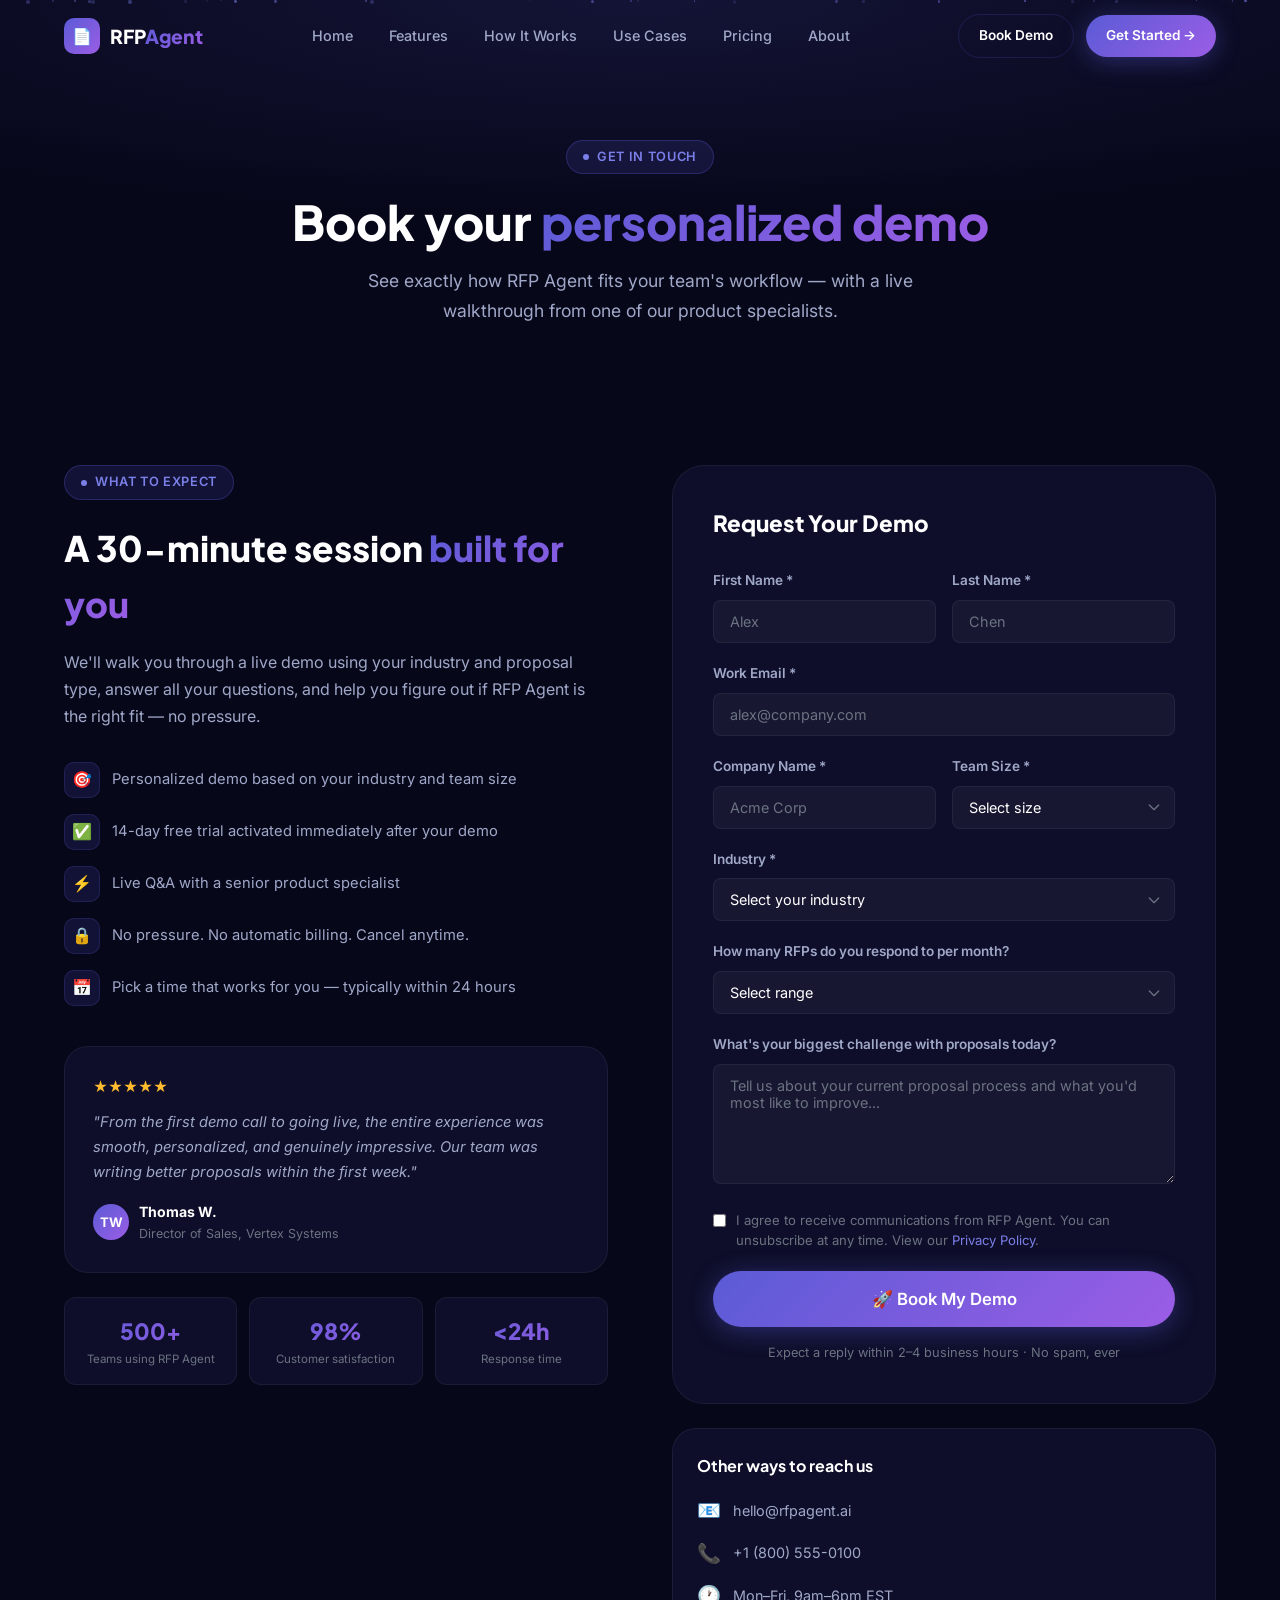
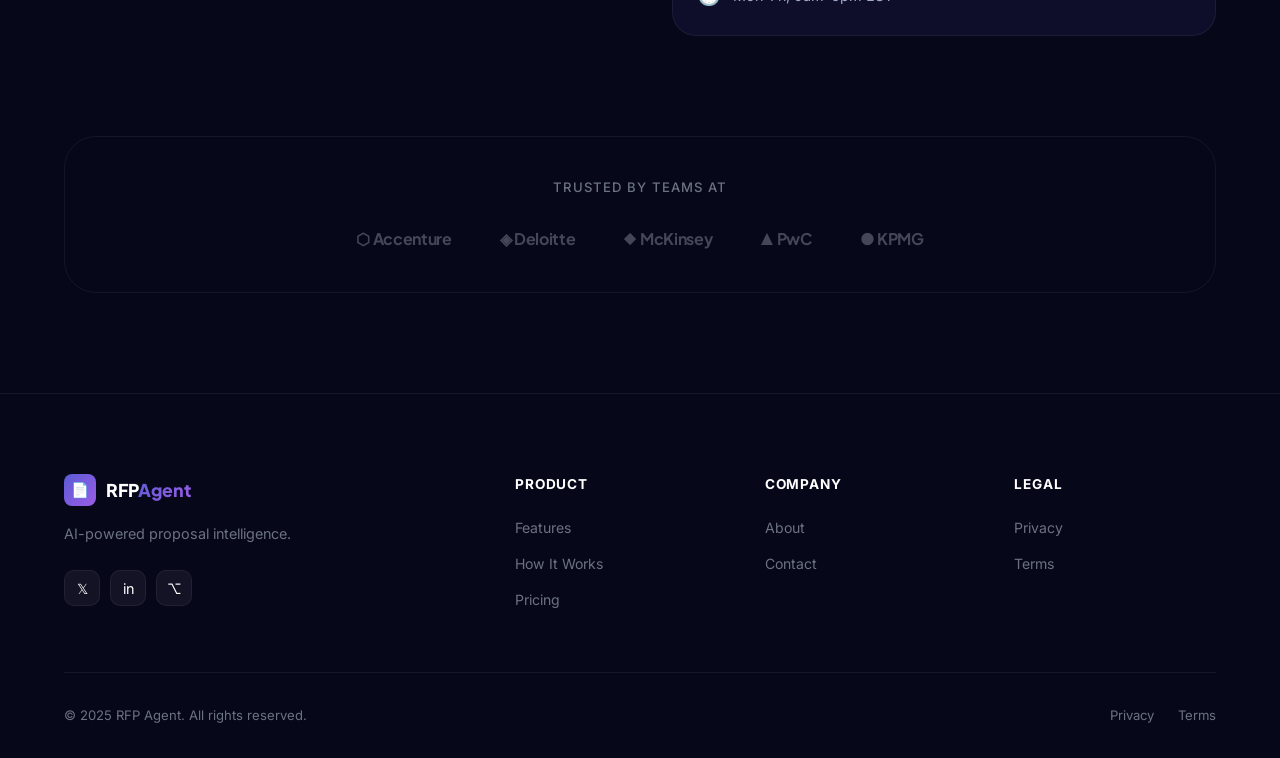
<file: rfp-agent/contact.html>
<!DOCTYPE html>
<html lang="en">
<head>
  <meta charset="UTF-8"/>
  <meta name="viewport" content="width=device-width, initial-scale=1.0"/>
  <title>Book a Demo – Proposal & RFP Agent</title>
  <meta name="description" content="Request a personalized demo of RFP Agent and see how AI can transform your proposal writing workflow."/>
  <link rel="stylesheet" href="css/style.css"/>
  <link rel="preconnect" href="https://fonts.googleapis.com"/>
</head>
<body>

<div class="progress-bar" id="progress-bar"></div>

<div class="mobile-nav" id="mobile-nav">
  <button class="mobile-nav-close" id="mobile-nav-close">✕</button>
  <a href="index.html">Home</a>
  <a href="features.html">Features</a>
  <a href="how-it-works.html">How It Works</a>
  <a href="use-cases.html">Use Cases</a>
  <a href="pricing.html">Pricing</a>
  <a href="about.html">About</a>
  <a href="contact.html" class="btn btn-primary btn-sm" style="border-radius:100px;">Book Demo</a>
</div>

<nav class="navbar" id="navbar">
  <div class="container nav-inner">
    <a href="index.html" class="nav-logo">
      <div class="logo-icon">📄</div>
      <div class="logo-text">RFP<span>Agent</span></div>
    </a>
    <div class="nav-links">
      <a href="index.html">Home</a>
      <a href="features.html">Features</a>
      <a href="how-it-works.html">How It Works</a>
      <a href="use-cases.html">Use Cases</a>
      <a href="pricing.html">Pricing</a>
      <a href="about.html">About</a>
    </div>
    <div class="nav-actions">
      <a href="contact.html" class="btn btn-outline btn-sm active">Book Demo</a>
      <a href="contact.html" class="btn btn-primary btn-sm">Get Started →</a>
    </div>
    <div class="nav-hamburger" id="hamburger"><span></span><span></span><span></span></div>
  </div>
</nav>

<!-- Page Hero -->
<section class="page-hero" style="padding-bottom:40px;">
  <div class="particles-container" id="particles"></div>
  <div class="container page-hero-content">
    <div class="section-tag" style="margin:0 auto 20px;"><span class="dot"></span> Get In Touch</div>
    <h1 class="section-title text-center">Book your <span>personalized demo</span></h1>
    <p class="section-subtitle text-center" style="margin:0 auto;">See exactly how RFP Agent fits your team's workflow — with a live walkthrough from one of our product specialists.</p>
  </div>
</section>

<!-- Contact Grid -->
<section class="section" style="padding-top:40px;">
  <div class="container contact-grid animate-on-scroll">

    <!-- Left: Info -->
    <div class="contact-info">
      <div class="section-tag"><span class="dot"></span> What to Expect</div>
      <h2>A 30-minute session <span style="background:var(--gradient-primary);-webkit-background-clip:text;-webkit-text-fill-color:transparent;">built for you</span></h2>
      <p>We'll walk you through a live demo using your industry and proposal type, answer all your questions, and help you figure out if RFP Agent is the right fit — no pressure.</p>

      <div class="contact-perks">
        <div class="contact-perk">
          <div class="contact-perk-icon">🎯</div>
          <span>Personalized demo based on your industry and team size</span>
        </div>
        <div class="contact-perk">
          <div class="contact-perk-icon">✅</div>
          <span>14-day free trial activated immediately after your demo</span>
        </div>
        <div class="contact-perk">
          <div class="contact-perk-icon">⚡</div>
          <span>Live Q&A with a senior product specialist</span>
        </div>
        <div class="contact-perk">
          <div class="contact-perk-icon">🔒</div>
          <span>No pressure. No automatic billing. Cancel anytime.</span>
        </div>
        <div class="contact-perk">
          <div class="contact-perk-icon">📅</div>
          <span>Pick a time that works for you — typically within 24 hours</span>
        </div>
      </div>

      <!-- Social proof -->
      <div style="margin-top:40px;padding:28px;background:var(--bg-card);border:1px solid var(--border-light);border-radius:var(--radius-lg);">
        <div style="color:#FEBC2E;font-size:0.9rem;margin-bottom:12px;">★★★★★</div>
        <p style="font-size:0.92rem;color:var(--text-secondary);line-height:1.7;font-style:italic;margin-bottom:16px;">
          "From the first demo call to going live, the entire experience was smooth, personalized, and genuinely impressive. Our team was writing better proposals within the first week."
        </p>
        <div style="display:flex;align-items:center;gap:10px;">
          <div style="width:36px;height:36px;background:var(--gradient-primary);border-radius:50%;display:flex;align-items:center;justify-content:center;font-size:0.82rem;font-weight:700;">TW</div>
          <div>
            <div style="font-weight:700;font-size:0.88rem;">Thomas W.</div>
            <div style="font-size:0.78rem;color:var(--text-muted);">Director of Sales, Vertex Systems</div>
          </div>
        </div>
      </div>

      <!-- Stats strip -->
      <div style="margin-top:24px;display:grid;grid-template-columns:repeat(3,1fr);gap:12px;">
        <div style="text-align:center;padding:16px;background:var(--bg-card);border:1px solid var(--border-light);border-radius:12px;">
          <div style="font-family:'Plus Jakarta Sans',sans-serif;font-size:1.4rem;font-weight:800;background:var(--gradient-primary);-webkit-background-clip:text;-webkit-text-fill-color:transparent;">500+</div>
          <div style="font-size:0.72rem;color:var(--text-muted);">Teams using RFP Agent</div>
        </div>
        <div style="text-align:center;padding:16px;background:var(--bg-card);border:1px solid var(--border-light);border-radius:12px;">
          <div style="font-family:'Plus Jakarta Sans',sans-serif;font-size:1.4rem;font-weight:800;background:var(--gradient-primary);-webkit-background-clip:text;-webkit-text-fill-color:transparent;">98%</div>
          <div style="font-size:0.72rem;color:var(--text-muted);">Customer satisfaction</div>
        </div>
        <div style="text-align:center;padding:16px;background:var(--bg-card);border:1px solid var(--border-light);border-radius:12px;">
          <div style="font-family:'Plus Jakarta Sans',sans-serif;font-size:1.4rem;font-weight:800;background:var(--gradient-primary);-webkit-background-clip:text;-webkit-text-fill-color:transparent;">&lt;24h</div>
          <div style="font-size:0.72rem;color:var(--text-muted);">Response time</div>
        </div>
      </div>
    </div>

    <!-- Right: Form -->
    <div>
      <div class="form-card">
        <h2 class="form-title">Request Your Demo</h2>
        <form id="demo-form" novalidate>
          <div class="form-row">
            <div class="form-group">
              <label class="form-label" for="first-name">First Name *</label>
              <input class="form-input" type="text" id="first-name" name="first-name" placeholder="Alex" required/>
            </div>
            <div class="form-group">
              <label class="form-label" for="last-name">Last Name *</label>
              <input class="form-input" type="text" id="last-name" name="last-name" placeholder="Chen" required/>
            </div>
          </div>

          <div class="form-group">
            <label class="form-label" for="work-email">Work Email *</label>
            <input class="form-input" type="email" id="work-email" name="work-email" placeholder="alex@company.com" required/>
          </div>

          <div class="form-row">
            <div class="form-group">
              <label class="form-label" for="company">Company Name *</label>
              <input class="form-input" type="text" id="company" name="company" placeholder="Acme Corp" required/>
            </div>
            <div class="form-group">
              <label class="form-label" for="team-size">Team Size *</label>
              <select class="form-select" id="team-size" name="team-size" required>
                <option value="" disabled selected>Select size</option>
                <option>1–5 people</option>
                <option>6–20 people</option>
                <option>21–100 people</option>
                <option>100+ people</option>
              </select>
            </div>
          </div>

          <div class="form-group">
            <label class="form-label" for="industry">Industry *</label>
            <select class="form-select" id="industry" name="industry" required>
              <option value="" disabled selected>Select your industry</option>
              <option>Enterprise Technology / SaaS</option>
              <option>Management Consulting</option>
              <option>Government Contracting</option>
              <option>Healthcare / Life Sciences</option>
              <option>Architecture & Engineering</option>
              <option>Financial Services</option>
              <option>Creative / Marketing Agency</option>
              <option>Other</option>
            </select>
          </div>

          <div class="form-group">
            <label class="form-label" for="rfps-per-month">How many RFPs do you respond to per month?</label>
            <select class="form-select" id="rfps-per-month" name="rfps-per-month">
              <option value="" disabled selected>Select range</option>
              <option>1–5</option>
              <option>6–20</option>
              <option>21–50</option>
              <option>50+</option>
            </select>
          </div>

          <div class="form-group">
            <label class="form-label" for="message">What's your biggest challenge with proposals today?</label>
            <textarea class="form-textarea" id="message" name="message" placeholder="Tell us about your current proposal process and what you'd most like to improve..."></textarea>
          </div>

          <div style="display:flex;align-items:flex-start;gap:10px;margin-bottom:20px;">
            <input type="checkbox" id="agree" style="margin-top:3px;cursor:pointer;" required/>
            <label for="agree" style="font-size:0.82rem;color:var(--text-muted);cursor:pointer;line-height:1.5;">
              I agree to receive communications from RFP Agent. You can unsubscribe at any time. View our <a href="#" style="color:var(--primary-light);">Privacy Policy</a>.
            </label>
          </div>

          <button type="submit" class="btn btn-primary btn-lg form-submit" id="form-submit-btn">
            🚀 Book My Demo
          </button>

          <div style="text-align:center;margin-top:16px;font-size:0.8rem;color:var(--text-muted);">
            Expect a reply within 2–4 business hours · No spam, ever
          </div>
        </form>
      </div>

      <!-- Alternative contact -->
      <div style="margin-top:24px;background:var(--bg-card);border:1px solid var(--border-light);border-radius:var(--radius-lg);padding:24px;">
        <div style="font-weight:700;margin-bottom:16px;font-family:'Plus Jakarta Sans',sans-serif;">Other ways to reach us</div>
        <div style="display:flex;flex-direction:column;gap:12px;">
          <a href="mailto:hello@rfpagent.ai" style="display:flex;align-items:center;gap:12px;font-size:0.9rem;color:var(--text-secondary);transition:var(--transition);" onmouseover="this.style.color='white'" onmouseout="this.style.color='var(--text-secondary)'">
            <span style="font-size:1.2rem;">📧</span> hello@rfpagent.ai
          </a>
          <a href="tel:+18005550100" style="display:flex;align-items:center;gap:12px;font-size:0.9rem;color:var(--text-secondary);transition:var(--transition);" onmouseover="this.style.color='white'" onmouseout="this.style.color='var(--text-secondary)'">
            <span style="font-size:1.2rem;">📞</span> +1 (800) 555-0100
          </a>
          <div style="display:flex;align-items:center;gap:12px;font-size:0.9rem;color:var(--text-secondary);">
            <span style="font-size:1.2rem;">🕐</span> Mon–Fri, 9am–6pm EST
          </div>
        </div>
      </div>
    </div>
  </div>
</section>

<!-- Mini trust section -->
<section class="section" style="padding-top:0;">
  <div class="container">
    <div class="trust-bar" style="border-radius:var(--radius-xl);border:1px solid var(--border-light);">
      <p class="trust-bar-label">Trusted by teams at</p>
      <div class="trust-logos">
        <span class="trust-logo">⬡ Accenture</span>
        <span class="trust-logo">◈ Deloitte</span>
        <span class="trust-logo">◆ McKinsey</span>
        <span class="trust-logo">▲ PwC</span>
        <span class="trust-logo">● KPMG</span>
      </div>
    </div>
  </div>
</section>

<footer class="footer">
  <div class="container">
    <div class="footer-grid">
      <div class="footer-brand">
        <div class="footer-logo">
          <div class="logo-icon">📄</div>
          <span>RFP<span style="background:var(--gradient-primary);-webkit-background-clip:text;-webkit-text-fill-color:transparent;">Agent</span></span>
        </div>
        <p class="footer-desc">AI-powered proposal intelligence.</p>
        <div class="footer-socials">
          <a href="#" class="social-btn">𝕏</a>
          <a href="#" class="social-btn">in</a>
          <a href="#" class="social-btn">⌥</a>
        </div>
      </div>
      <div class="footer-col">
        <h4>Product</h4>
        <ul>
          <li><a href="features.html">Features</a></li>
          <li><a href="how-it-works.html">How It Works</a></li>
          <li><a href="pricing.html">Pricing</a></li>
        </ul>
      </div>
      <div class="footer-col">
        <h4>Company</h4>
        <ul>
          <li><a href="about.html">About</a></li>
          <li><a href="contact.html">Contact</a></li>
        </ul>
      </div>
      <div class="footer-col">
        <h4>Legal</h4>
        <ul>
          <li><a href="#">Privacy</a></li>
          <li><a href="#">Terms</a></li>
        </ul>
      </div>
    </div>
    <div class="footer-bottom">
      <span>© 2025 RFP Agent. All rights reserved.</span>
      <div class="footer-bottom-links"><a href="#">Privacy</a><a href="#">Terms</a></div>
    </div>
  </div>
</footer>

<script src="js/main.js"></script>
</body>
</html>
</file>
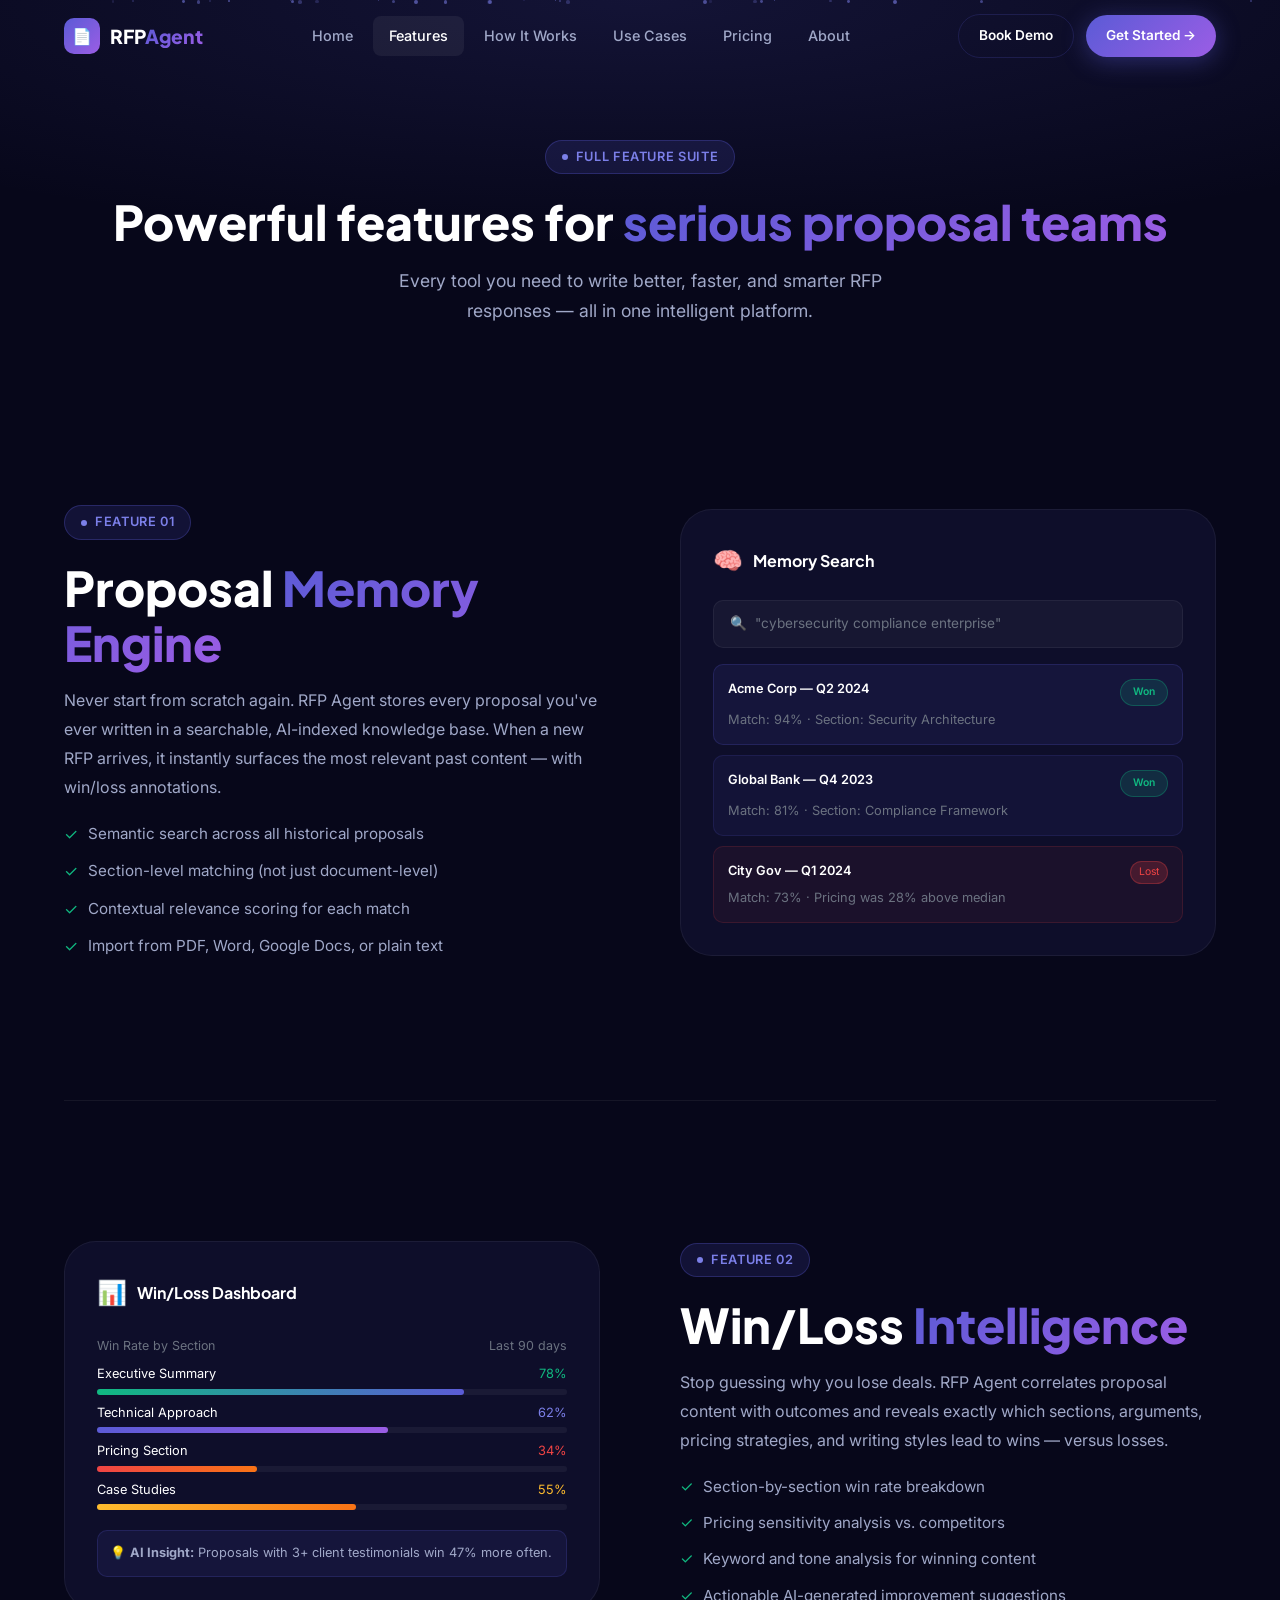
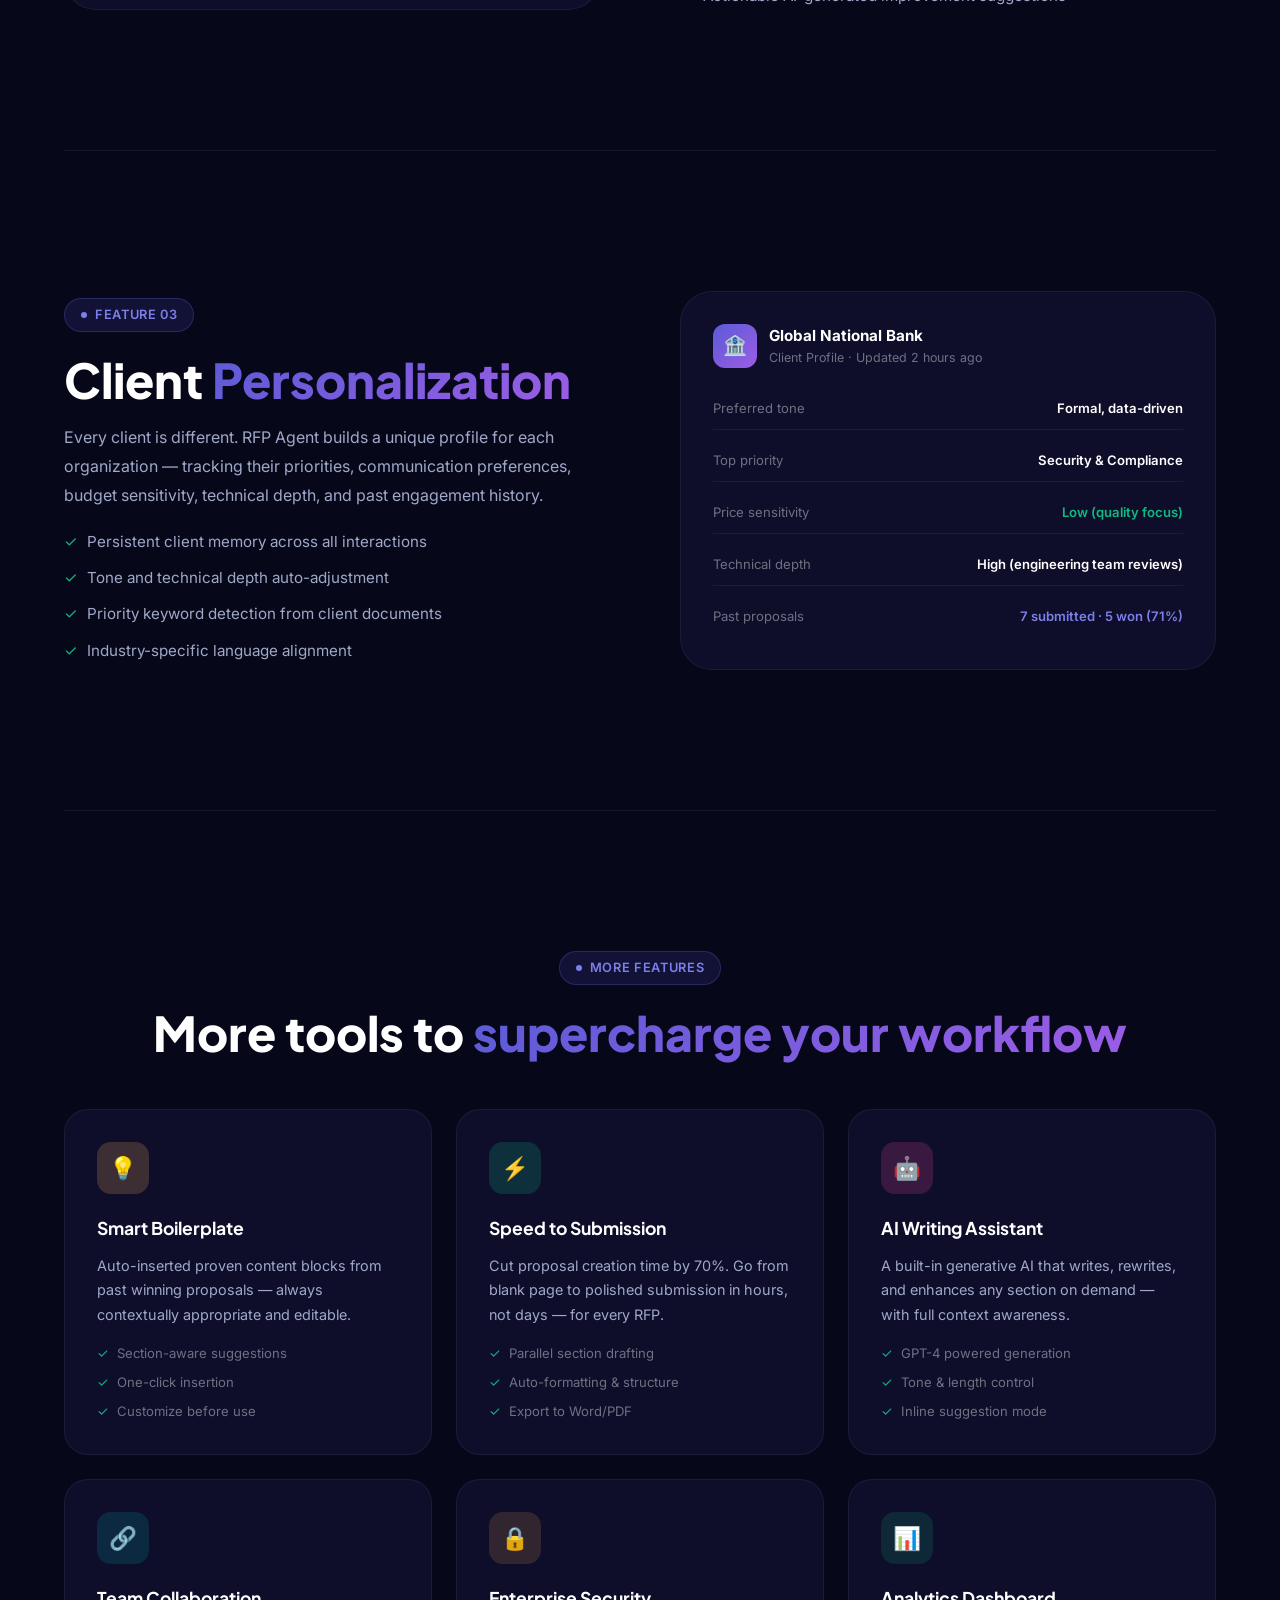
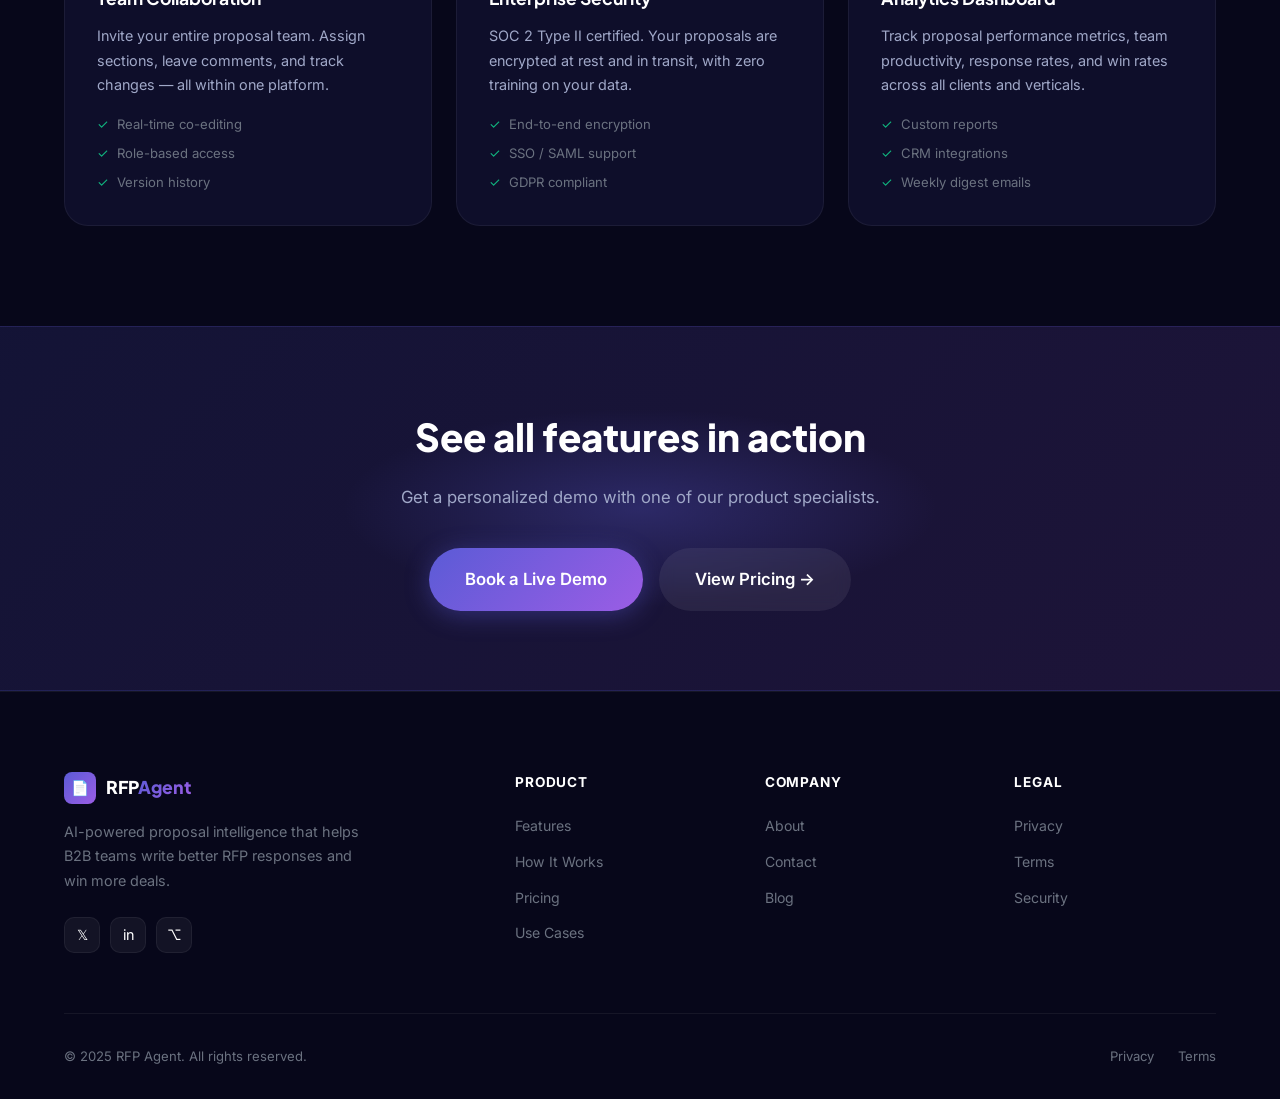
<file: rfp-agent/features.html>
<!DOCTYPE html>
<html lang="en">
<head>
  <meta charset="UTF-8"/>
  <meta name="viewport" content="width=device-width, initial-scale=1.0"/>
  <title>Features – Proposal & RFP Agent</title>
  <meta name="description" content="Explore all features of RFP Agent: AI memory, win/loss analysis, client personalization, smart boilerplate, and more."/>
  <link rel="stylesheet" href="css/style.css"/>
  <link rel="preconnect" href="https://fonts.googleapis.com"/>
  <link rel="preconnect" href="https://fonts.gstatic.com" crossorigin/>
</head>
<body>

<div class="progress-bar" id="progress-bar"></div>

<!-- Mobile Nav -->
<div class="mobile-nav" id="mobile-nav">
  <button class="mobile-nav-close" id="mobile-nav-close">✕</button>
  <a href="index.html">Home</a>
  <a href="features.html">Features</a>
  <a href="how-it-works.html">How It Works</a>
  <a href="use-cases.html">Use Cases</a>
  <a href="pricing.html">Pricing</a>
  <a href="about.html">About</a>
  <a href="contact.html" class="btn btn-primary btn-sm" style="border-radius:100px;">Book Demo</a>
</div>

<!-- Navbar -->
<nav class="navbar" id="navbar">
  <div class="container nav-inner">
    <a href="index.html" class="nav-logo">
      <div class="logo-icon">📄</div>
      <div class="logo-text">RFP<span>Agent</span></div>
    </a>
    <div class="nav-links">
      <a href="index.html">Home</a>
      <a href="features.html" class="active">Features</a>
      <a href="how-it-works.html">How It Works</a>
      <a href="use-cases.html">Use Cases</a>
      <a href="pricing.html">Pricing</a>
      <a href="about.html">About</a>
    </div>
    <div class="nav-actions">
      <a href="contact.html" class="btn btn-outline btn-sm">Book Demo</a>
      <a href="contact.html" class="btn btn-primary btn-sm">Get Started →</a>
    </div>
    <div class="nav-hamburger" id="hamburger">
      <span></span><span></span><span></span>
    </div>
  </div>
</nav>

<!-- Page Hero -->
<section class="page-hero">
  <div class="particles-container" id="particles"></div>
  <div class="container page-hero-content">
    <div class="section-tag" style="margin:0 auto 20px;"><span class="dot"></span> Full Feature Suite</div>
    <h1 class="section-title text-center">Powerful features for <span>serious proposal teams</span></h1>
    <p class="section-subtitle text-center" style="margin:0 auto;">Every tool you need to write better, faster, and smarter RFP responses — all in one intelligent platform.</p>
  </div>
</section>

<!-- FEATURE 1: Memory -->
<section class="section">
  <div class="container">
    <div style="display:grid;grid-template-columns:1fr 1fr;gap:80px;align-items:center;" class="animate-on-scroll">
      <div>
        <div class="section-tag"><span class="dot"></span> Feature 01</div>
        <h2 class="section-title">Proposal <span>Memory Engine</span></h2>
        <p style="color:var(--text-secondary);line-height:1.8;margin-bottom:20px;">
          Never start from scratch again. RFP Agent stores every proposal you've ever written in a searchable, AI-indexed knowledge base. When a new RFP arrives, it instantly surfaces the most relevant past content — with win/loss annotations.
        </p>
        <ul style="display:flex;flex-direction:column;gap:12px;">
          <li style="display:flex;align-items:flex-start;gap:10px;font-size:0.95rem;color:var(--text-secondary);">
            <span style="color:#10B981;font-size:1rem;flex-shrink:0;">✓</span>
            Semantic search across all historical proposals
          </li>
          <li style="display:flex;align-items:flex-start;gap:10px;font-size:0.95rem;color:var(--text-secondary);">
            <span style="color:#10B981;font-size:1rem;flex-shrink:0;">✓</span>
            Section-level matching (not just document-level)
          </li>
          <li style="display:flex;align-items:flex-start;gap:10px;font-size:0.95rem;color:var(--text-secondary);">
            <span style="color:#10B981;font-size:1rem;flex-shrink:0;">✓</span>
            Contextual relevance scoring for each match
          </li>
          <li style="display:flex;align-items:flex-start;gap:10px;font-size:0.95rem;color:var(--text-secondary);">
            <span style="color:#10B981;font-size:1rem;flex-shrink:0;">✓</span>
            Import from PDF, Word, Google Docs, or plain text
          </li>
        </ul>
      </div>
      <div class="highlight-box" style="background:var(--bg-card);border:1px solid var(--border-light);border-radius:var(--radius-xl);padding:32px;">
        <div style="display:flex;align-items:center;gap:10px;margin-bottom:20px;">
          <span style="font-size:1.5rem;">🧠</span>
          <span style="font-weight:700;font-family:'Plus Jakarta Sans',sans-serif;">Memory Search</span>
        </div>
        <div style="background:rgba(255,255,255,0.04);border:1px solid var(--border-light);border-radius:10px;padding:12px 16px;margin-bottom:16px;font-size:0.85rem;color:var(--text-muted);">
          🔍 &nbsp;"cybersecurity compliance enterprise"
        </div>
        <div style="display:flex;flex-direction:column;gap:10px;">
          <div style="background:rgba(91,91,214,0.1);border:1px solid rgba(91,91,214,0.2);border-radius:10px;padding:14px;font-size:0.8rem;">
            <div style="display:flex;justify-content:space-between;margin-bottom:4px;">
              <span style="font-weight:600;">Acme Corp — Q2 2024</span>
              <span class="badge badge-green" style="font-size:0.65rem;">Won</span>
            </div>
            <div style="color:var(--text-muted);">Match: 94% · Section: Security Architecture</div>
          </div>
          <div style="background:rgba(91,91,214,0.08);border:1px solid rgba(91,91,214,0.15);border-radius:10px;padding:14px;font-size:0.8rem;">
            <div style="display:flex;justify-content:space-between;margin-bottom:4px;">
              <span style="font-weight:600;">Global Bank — Q4 2023</span>
              <span class="badge badge-green" style="font-size:0.65rem;">Won</span>
            </div>
            <div style="color:var(--text-muted);">Match: 81% · Section: Compliance Framework</div>
          </div>
          <div style="background:rgba(239,68,68,0.06);border:1px solid rgba(239,68,68,0.15);border-radius:10px;padding:14px;font-size:0.8rem;">
            <div style="display:flex;justify-content:space-between;margin-bottom:4px;">
              <span style="font-weight:600;">City Gov — Q1 2024</span>
              <span style="background:rgba(239,68,68,0.2);color:#EF4444;font-size:0.65rem;padding:2px 8px;border-radius:100px;border:1px solid rgba(239,68,68,0.3);">Lost</span>
            </div>
            <div style="color:var(--text-muted);">Match: 73% · Pricing was 28% above median</div>
          </div>
        </div>
      </div>
    </div>
  </div>
</section>

<!-- Divider -->
<div class="container"><div class="divider"></div></div>

<!-- FEATURE 2: Win/Loss Analysis -->
<section class="section">
  <div class="container">
    <div style="display:grid;grid-template-columns:1fr 1fr;gap:80px;align-items:center;" class="animate-on-scroll">
      <div class="highlight-box" style="background:var(--bg-card);border:1px solid var(--border-light);border-radius:var(--radius-xl);padding:32px;">
        <div style="display:flex;align-items:center;gap:10px;margin-bottom:24px;">
          <span style="font-size:1.5rem;">📊</span>
          <span style="font-weight:700;font-family:'Plus Jakarta Sans',sans-serif;">Win/Loss Dashboard</span>
        </div>
        <!-- Mini chart bars -->
        <div style="margin-bottom:20px;">
          <div style="display:flex;justify-content:space-between;font-size:0.78rem;color:var(--text-muted);margin-bottom:8px;"><span>Win Rate by Section</span><span>Last 90 days</span></div>
          <div style="display:flex;flex-direction:column;gap:8px;">
            <div>
              <div style="display:flex;justify-content:space-between;font-size:0.8rem;margin-bottom:4px;"><span>Executive Summary</span><span style="color:#10B981;">78%</span></div>
              <div style="background:rgba(255,255,255,0.05);border-radius:100px;height:6px;"><div style="width:78%;height:100%;background:linear-gradient(90deg,#10B981,#5B5BD6);border-radius:100px;"></div></div>
            </div>
            <div>
              <div style="display:flex;justify-content:space-between;font-size:0.8rem;margin-bottom:4px;"><span>Technical Approach</span><span style="color:var(--primary-light);">62%</span></div>
              <div style="background:rgba(255,255,255,0.05);border-radius:100px;height:6px;"><div style="width:62%;height:100%;background:var(--gradient-primary);border-radius:100px;"></div></div>
            </div>
            <div>
              <div style="display:flex;justify-content:space-between;font-size:0.8rem;margin-bottom:4px;"><span>Pricing Section</span><span style="color:#EF4444;">34%</span></div>
              <div style="background:rgba(255,255,255,0.05);border-radius:100px;height:6px;"><div style="width:34%;height:100%;background:linear-gradient(90deg,#EF4444,#F97316);border-radius:100px;"></div></div>
            </div>
            <div>
              <div style="display:flex;justify-content:space-between;font-size:0.8rem;margin-bottom:4px;"><span>Case Studies</span><span style="color:#FEBC2E;">55%</span></div>
              <div style="background:rgba(255,255,255,0.05);border-radius:100px;height:6px;"><div style="width:55%;height:100%;background:linear-gradient(90deg,#FEBC2E,#F97316);border-radius:100px;"></div></div>
            </div>
          </div>
        </div>
        <div style="background:rgba(91,91,214,0.1);border:1px solid rgba(91,91,214,0.2);border-radius:10px;padding:12px;font-size:0.8rem;color:var(--text-secondary);">
          💡 <strong>AI Insight:</strong> Proposals with 3+ client testimonials win 47% more often.
        </div>
      </div>
      <div>
        <div class="section-tag"><span class="dot"></span> Feature 02</div>
        <h2 class="section-title">Win/Loss <span>Intelligence</span></h2>
        <p style="color:var(--text-secondary);line-height:1.8;margin-bottom:20px;">
          Stop guessing why you lose deals. RFP Agent correlates proposal content with outcomes and reveals exactly which sections, arguments, pricing strategies, and writing styles lead to wins — versus losses.
        </p>
        <ul style="display:flex;flex-direction:column;gap:12px;">
          <li style="display:flex;align-items:flex-start;gap:10px;font-size:0.95rem;color:var(--text-secondary);">
            <span style="color:#10B981;">✓</span> Section-by-section win rate breakdown
          </li>
          <li style="display:flex;align-items:flex-start;gap:10px;font-size:0.95rem;color:var(--text-secondary);">
            <span style="color:#10B981;">✓</span> Pricing sensitivity analysis vs. competitors
          </li>
          <li style="display:flex;align-items:flex-start;gap:10px;font-size:0.95rem;color:var(--text-secondary);">
            <span style="color:#10B981;">✓</span> Keyword and tone analysis for winning content
          </li>
          <li style="display:flex;align-items:flex-start;gap:10px;font-size:0.95rem;color:var(--text-secondary);">
            <span style="color:#10B981;">✓</span> Actionable AI-generated improvement suggestions
          </li>
        </ul>
      </div>
    </div>
  </div>
</section>

<div class="container"><div class="divider"></div></div>

<!-- FEATURE 3: Client Personalization -->
<section class="section">
  <div class="container">
    <div style="display:grid;grid-template-columns:1fr 1fr;gap:80px;align-items:center;" class="animate-on-scroll">
      <div>
        <div class="section-tag"><span class="dot"></span> Feature 03</div>
        <h2 class="section-title">Client <span>Personalization</span></h2>
        <p style="color:var(--text-secondary);line-height:1.8;margin-bottom:20px;">
          Every client is different. RFP Agent builds a unique profile for each organization — tracking their priorities, communication preferences, budget sensitivity, technical depth, and past engagement history.
        </p>
        <ul style="display:flex;flex-direction:column;gap:12px;">
          <li style="display:flex;align-items:flex-start;gap:10px;font-size:0.95rem;color:var(--text-secondary);">
            <span style="color:#10B981;">✓</span> Persistent client memory across all interactions
          </li>
          <li style="display:flex;align-items:flex-start;gap:10px;font-size:0.95rem;color:var(--text-secondary);">
            <span style="color:#10B981;">✓</span> Tone and technical depth auto-adjustment
          </li>
          <li style="display:flex;align-items:flex-start;gap:10px;font-size:0.95rem;color:var(--text-secondary);">
            <span style="color:#10B981;">✓</span> Priority keyword detection from client documents
          </li>
          <li style="display:flex;align-items:flex-start;gap:10px;font-size:0.95rem;color:var(--text-secondary);">
            <span style="color:#10B981;">✓</span> Industry-specific language alignment
          </li>
        </ul>
      </div>
      <div style="background:var(--bg-card);border:1px solid var(--border-light);border-radius:var(--radius-xl);padding:32px;">
        <div style="display:flex;align-items:center;gap:12px;margin-bottom:20px;">
          <div style="width:44px;height:44px;background:var(--gradient-primary);border-radius:12px;display:flex;align-items:center;justify-content:center;font-size:1.2rem;">🏦</div>
          <div>
            <div style="font-weight:700;font-size:0.95rem;">Global National Bank</div>
            <div style="font-size:0.78rem;color:var(--text-muted);">Client Profile · Updated 2 hours ago</div>
          </div>
        </div>
        <div style="display:flex;flex-direction:column;gap:10px;font-size:0.82rem;">
          <div style="display:flex;justify-content:space-between;padding:10px 0;border-bottom:1px solid var(--border-light);">
            <span style="color:var(--text-muted);">Preferred tone</span>
            <span style="color:var(--text-primary);font-weight:600;">Formal, data-driven</span>
          </div>
          <div style="display:flex;justify-content:space-between;padding:10px 0;border-bottom:1px solid var(--border-light);">
            <span style="color:var(--text-muted);">Top priority</span>
            <span style="color:var(--text-primary);font-weight:600;">Security & Compliance</span>
          </div>
          <div style="display:flex;justify-content:space-between;padding:10px 0;border-bottom:1px solid var(--border-light);">
            <span style="color:var(--text-muted);">Price sensitivity</span>
            <span style="color:#10B981;font-weight:600;">Low (quality focus)</span>
          </div>
          <div style="display:flex;justify-content:space-between;padding:10px 0;border-bottom:1px solid var(--border-light);">
            <span style="color:var(--text-muted);">Technical depth</span>
            <span style="color:var(--text-primary);font-weight:600;">High (engineering team reviews)</span>
          </div>
          <div style="display:flex;justify-content:space-between;padding:10px 0;">
            <span style="color:var(--text-muted);">Past proposals</span>
            <span style="color:var(--primary-light);font-weight:600;">7 submitted · 5 won (71%)</span>
          </div>
        </div>
      </div>
    </div>
  </div>
</section>

<div class="container"><div class="divider"></div></div>

<!-- FEATURE 4, 5, 6 cards -->
<section class="section">
  <div class="container">
    <div class="text-center animate-on-scroll">
      <div class="section-tag"><span class="dot"></span> More Features</div>
      <h2 class="section-title">More tools to <span>supercharge your workflow</span></h2>
    </div>
    <div class="features-grid" style="margin-top:48px;grid-template-columns:repeat(3,1fr);">
      <div class="feature-card animate-on-scroll">
        <div class="feature-icon feature-icon-4">💡</div>
        <h3>Smart Boilerplate</h3>
        <p>Auto-inserted proven content blocks from past winning proposals — always contextually appropriate and editable.</p>
        <ul style="margin-top:16px;display:flex;flex-direction:column;gap:8px;">
          <li style="font-size:0.82rem;color:var(--text-muted);display:flex;gap:8px;"><span style="color:#10B981;">✓</span> Section-aware suggestions</li>
          <li style="font-size:0.82rem;color:var(--text-muted);display:flex;gap:8px;"><span style="color:#10B981;">✓</span> One-click insertion</li>
          <li style="font-size:0.82rem;color:var(--text-muted);display:flex;gap:8px;"><span style="color:#10B981;">✓</span> Customize before use</li>
        </ul>
      </div>
      <div class="feature-card animate-on-scroll delay-1">
        <div class="feature-icon feature-icon-5">⚡</div>
        <h3>Speed to Submission</h3>
        <p>Cut proposal creation time by 70%. Go from blank page to polished submission in hours, not days — for every RFP.</p>
        <ul style="margin-top:16px;display:flex;flex-direction:column;gap:8px;">
          <li style="font-size:0.82rem;color:var(--text-muted);display:flex;gap:8px;"><span style="color:#10B981;">✓</span> Parallel section drafting</li>
          <li style="font-size:0.82rem;color:var(--text-muted);display:flex;gap:8px;"><span style="color:#10B981;">✓</span> Auto-formatting & structure</li>
          <li style="font-size:0.82rem;color:var(--text-muted);display:flex;gap:8px;"><span style="color:#10B981;">✓</span> Export to Word/PDF</li>
        </ul>
      </div>
      <div class="feature-card animate-on-scroll delay-2">
        <div class="feature-icon feature-icon-6">🤖</div>
        <h3>AI Writing Assistant</h3>
        <p>A built-in generative AI that writes, rewrites, and enhances any section on demand — with full context awareness.</p>
        <ul style="margin-top:16px;display:flex;flex-direction:column;gap:8px;">
          <li style="font-size:0.82rem;color:var(--text-muted);display:flex;gap:8px;"><span style="color:#10B981;">✓</span> GPT-4 powered generation</li>
          <li style="font-size:0.82rem;color:var(--text-muted);display:flex;gap:8px;"><span style="color:#10B981;">✓</span> Tone & length control</li>
          <li style="font-size:0.82rem;color:var(--text-muted);display:flex;gap:8px;"><span style="color:#10B981;">✓</span> Inline suggestion mode</li>
        </ul>
      </div>
      <div class="feature-card animate-on-scroll delay-3">
        <div class="feature-icon feature-icon-1" style="background:rgba(0,194,203,0.15);">🔗</div>
        <h3>Team Collaboration</h3>
        <p>Invite your entire proposal team. Assign sections, leave comments, and track changes — all within one platform.</p>
        <ul style="margin-top:16px;display:flex;flex-direction:column;gap:8px;">
          <li style="font-size:0.82rem;color:var(--text-muted);display:flex;gap:8px;"><span style="color:#10B981;">✓</span> Real-time co-editing</li>
          <li style="font-size:0.82rem;color:var(--text-muted);display:flex;gap:8px;"><span style="color:#10B981;">✓</span> Role-based access</li>
          <li style="font-size:0.82rem;color:var(--text-muted);display:flex;gap:8px;"><span style="color:#10B981;">✓</span> Version history</li>
        </ul>
      </div>
      <div class="feature-card animate-on-scroll delay-4">
        <div class="feature-icon feature-icon-2" style="background:rgba(246,173,85,0.15);">🔒</div>
        <h3>Enterprise Security</h3>
        <p>SOC 2 Type II certified. Your proposals are encrypted at rest and in transit, with zero training on your data.</p>
        <ul style="margin-top:16px;display:flex;flex-direction:column;gap:8px;">
          <li style="font-size:0.82rem;color:var(--text-muted);display:flex;gap:8px;"><span style="color:#10B981;">✓</span> End-to-end encryption</li>
          <li style="font-size:0.82rem;color:var(--text-muted);display:flex;gap:8px;"><span style="color:#10B981;">✓</span> SSO / SAML support</li>
          <li style="font-size:0.82rem;color:var(--text-muted);display:flex;gap:8px;"><span style="color:#10B981;">✓</span> GDPR compliant</li>
        </ul>
      </div>
      <div class="feature-card animate-on-scroll delay-5">
        <div class="feature-icon feature-icon-3" style="background:rgba(16,185,129,0.15);">📊</div>
        <h3>Analytics Dashboard</h3>
        <p>Track proposal performance metrics, team productivity, response rates, and win rates across all clients and verticals.</p>
        <ul style="margin-top:16px;display:flex;flex-direction:column;gap:8px;">
          <li style="font-size:0.82rem;color:var(--text-muted);display:flex;gap:8px;"><span style="color:#10B981;">✓</span> Custom reports</li>
          <li style="font-size:0.82rem;color:var(--text-muted);display:flex;gap:8px;"><span style="color:#10B981;">✓</span> CRM integrations</li>
          <li style="font-size:0.82rem;color:var(--text-muted);display:flex;gap:8px;"><span style="color:#10B981;">✓</span> Weekly digest emails</li>
        </ul>
      </div>
    </div>
  </div>
</section>

<!-- CTA -->
<section class="cta-banner">
  <div class="cta-banner-bg"></div>
  <div class="cta-banner-glow"></div>
  <div class="container cta-banner-content animate-on-scroll">
    <h2>See all features in action</h2>
    <p>Get a personalized demo with one of our product specialists.</p>
    <div class="cta-actions">
      <a href="contact.html" class="btn btn-primary btn-lg">Book a Live Demo</a>
      <a href="pricing.html" class="btn btn-ghost btn-lg">View Pricing →</a>
    </div>
  </div>
</section>

<!-- Footer -->
<footer class="footer">
  <div class="container">
    <div class="footer-grid">
      <div class="footer-brand">
        <div class="footer-logo">
          <div class="logo-icon">📄</div>
          <span>RFP<span style="background:var(--gradient-primary);-webkit-background-clip:text;-webkit-text-fill-color:transparent;">Agent</span></span>
        </div>
        <p class="footer-desc">AI-powered proposal intelligence that helps B2B teams write better RFP responses and win more deals.</p>
        <div class="footer-socials">
          <a href="#" class="social-btn">𝕏</a>
          <a href="#" class="social-btn">in</a>
          <a href="#" class="social-btn">⌥</a>
        </div>
      </div>
      <div class="footer-col">
        <h4>Product</h4>
        <ul>
          <li><a href="features.html">Features</a></li>
          <li><a href="how-it-works.html">How It Works</a></li>
          <li><a href="pricing.html">Pricing</a></li>
          <li><a href="use-cases.html">Use Cases</a></li>
        </ul>
      </div>
      <div class="footer-col">
        <h4>Company</h4>
        <ul>
          <li><a href="about.html">About</a></li>
          <li><a href="contact.html">Contact</a></li>
          <li><a href="#">Blog</a></li>
        </ul>
      </div>
      <div class="footer-col">
        <h4>Legal</h4>
        <ul>
          <li><a href="#">Privacy</a></li>
          <li><a href="#">Terms</a></li>
          <li><a href="#">Security</a></li>
        </ul>
      </div>
    </div>
    <div class="footer-bottom">
      <span>© 2025 RFP Agent. All rights reserved.</span>
      <div class="footer-bottom-links">
        <a href="#">Privacy</a><a href="#">Terms</a>
      </div>
    </div>
  </div>
</footer>

<script src="js/main.js"></script>
</body>
</html>
</file>
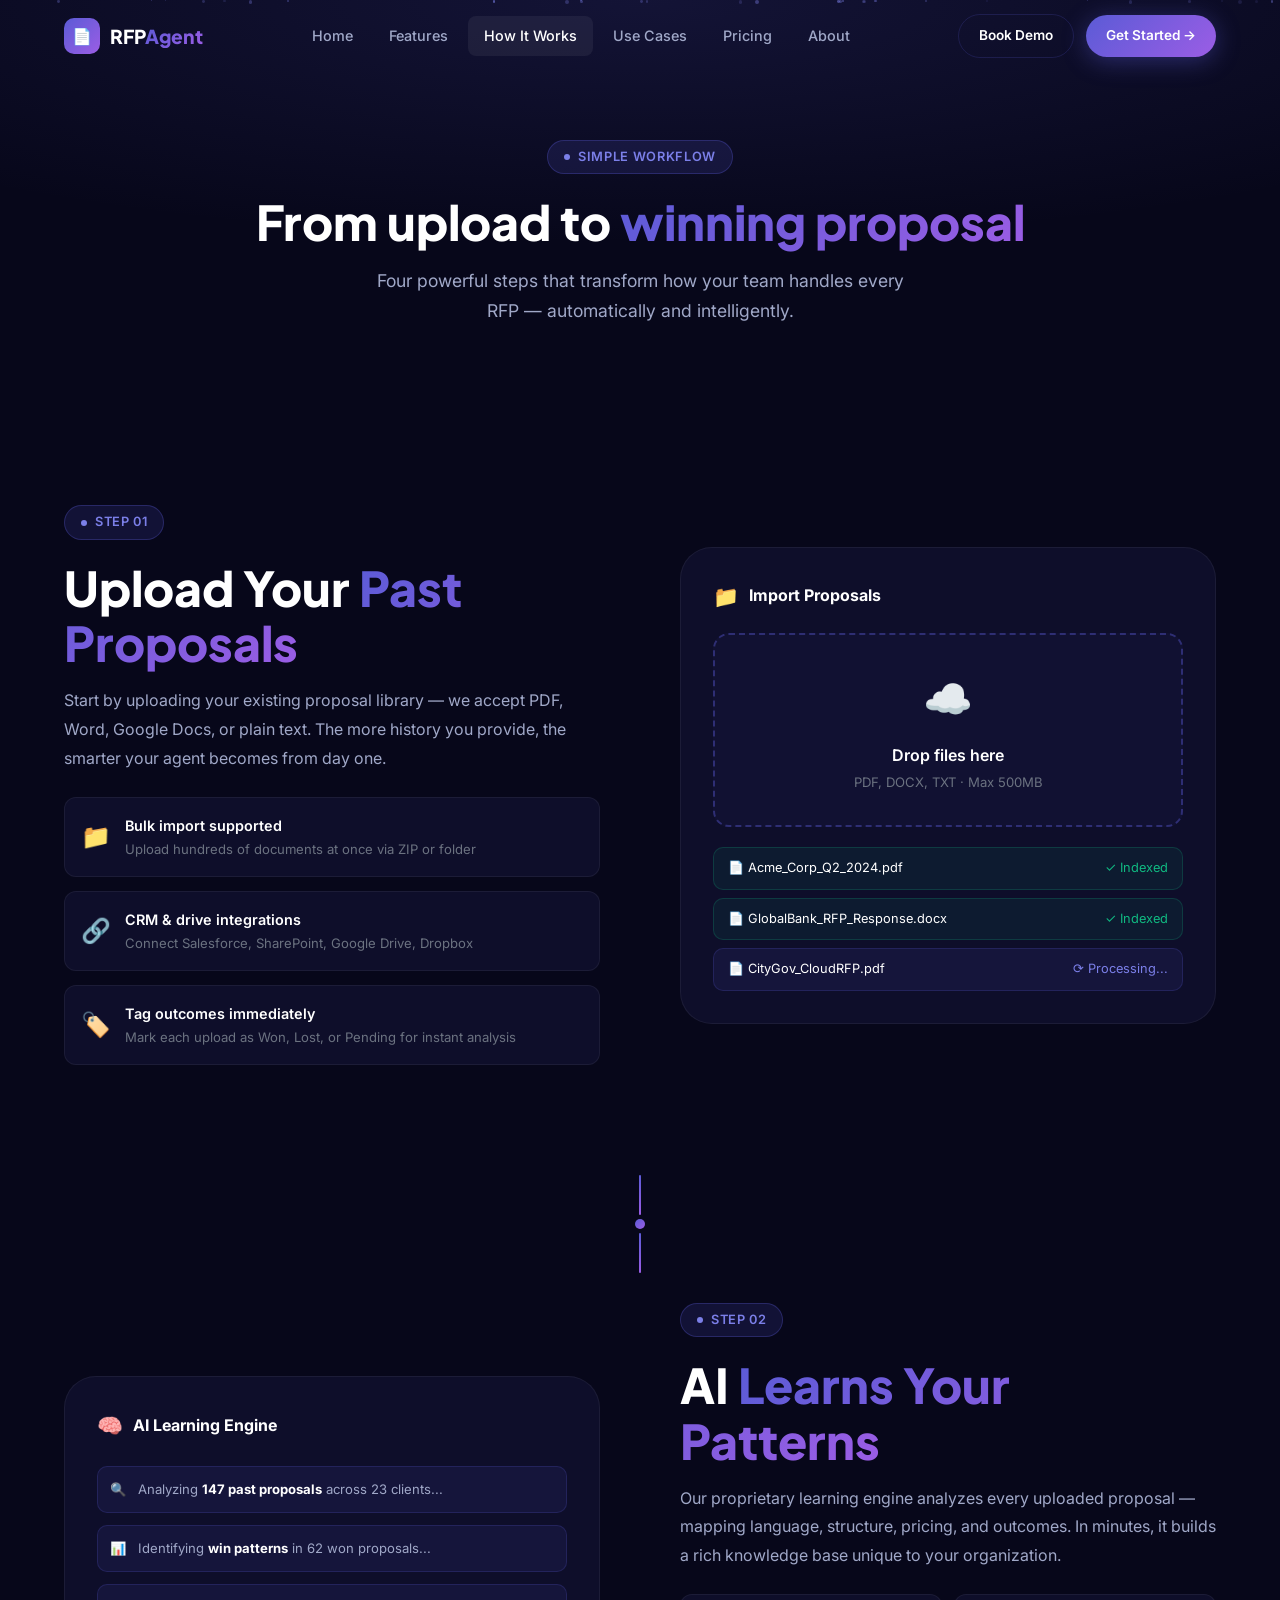
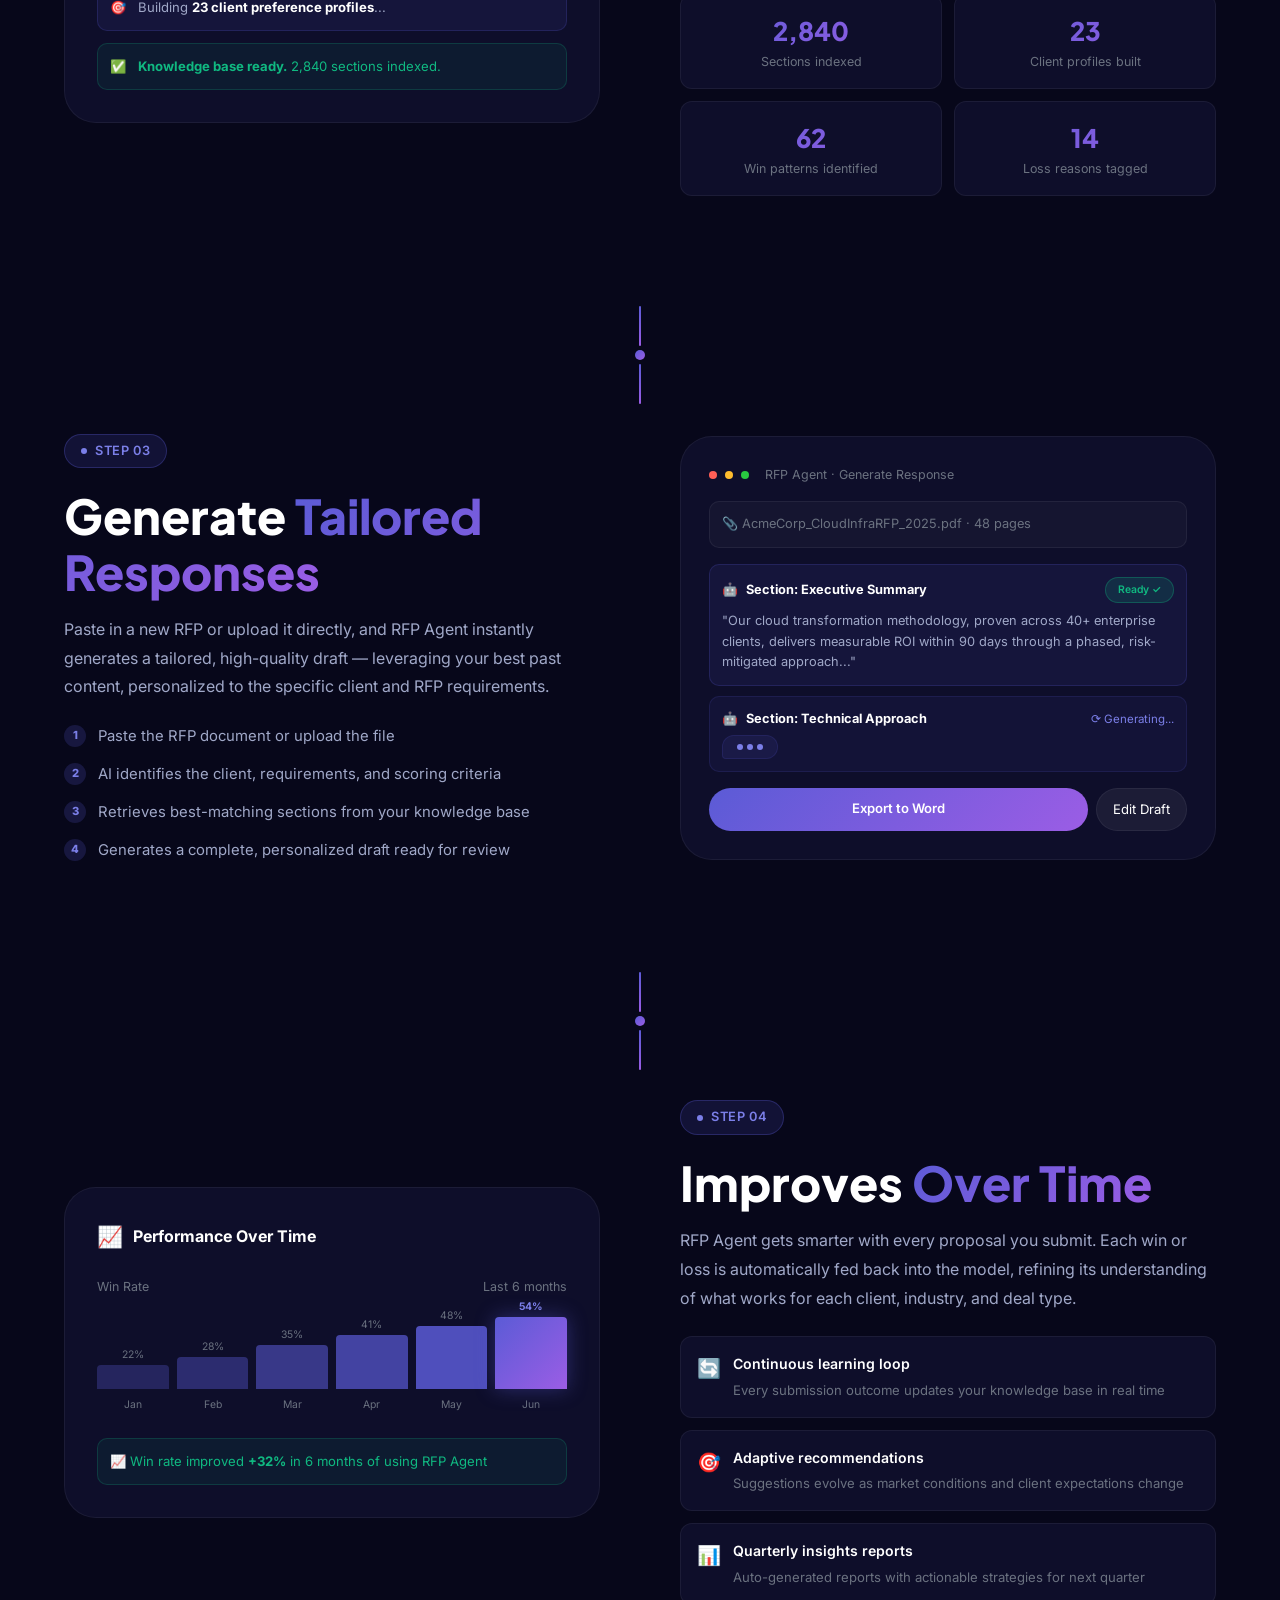
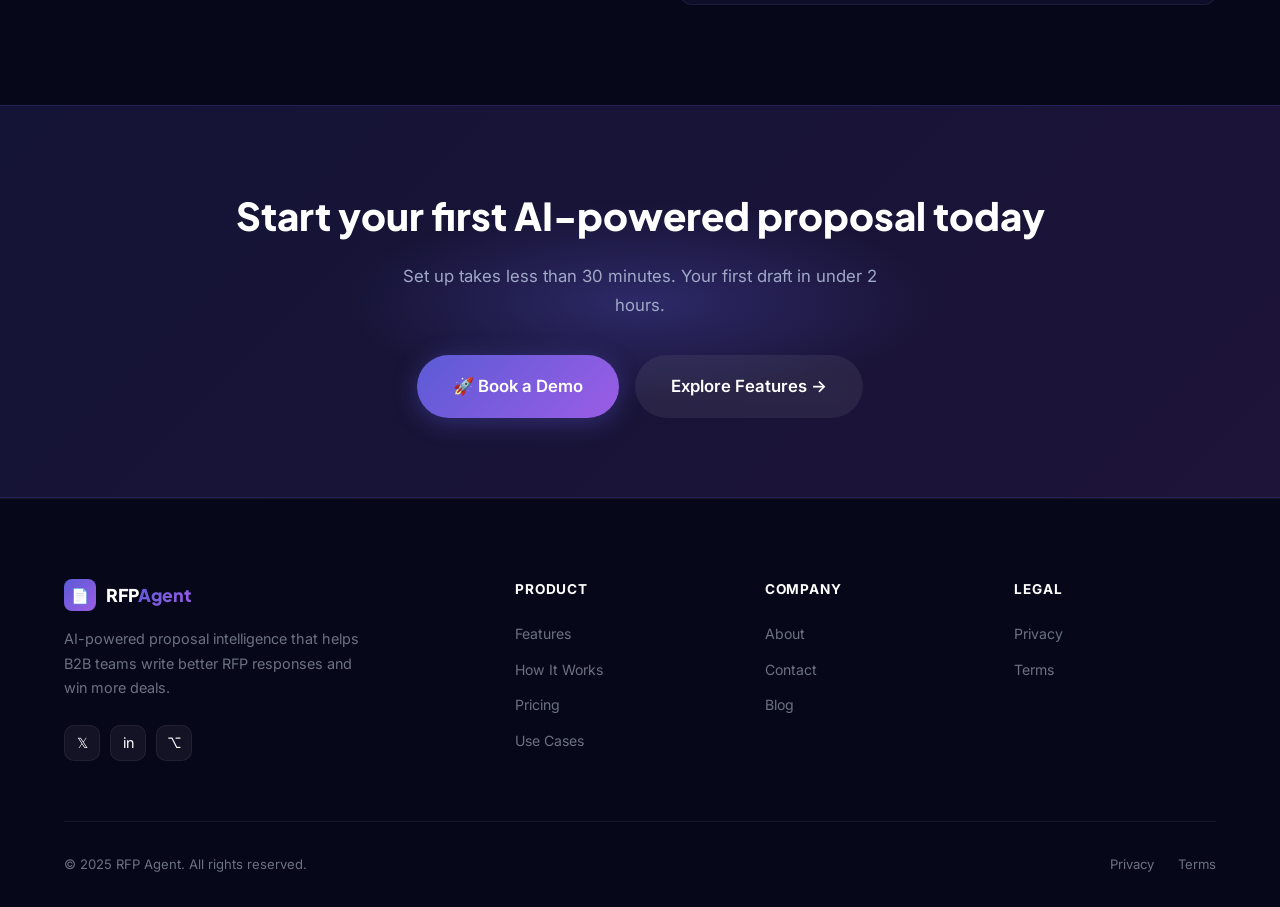
<file: rfp-agent/how-it-works.html>
<!DOCTYPE html>
<html lang="en">
<head>
  <meta charset="UTF-8"/>
  <meta name="viewport" content="width=device-width, initial-scale=1.0"/>
  <title>How It Works – Proposal & RFP Agent</title>
  <meta name="description" content="Step-by-step walkthrough of how RFP Agent learns from your past proposals and generates tailored responses automatically."/>
  <link rel="stylesheet" href="css/style.css"/>
  <link rel="preconnect" href="https://fonts.googleapis.com"/>
</head>
<body>

<div class="progress-bar" id="progress-bar"></div>

<div class="mobile-nav" id="mobile-nav">
  <button class="mobile-nav-close" id="mobile-nav-close">✕</button>
  <a href="index.html">Home</a>
  <a href="features.html">Features</a>
  <a href="how-it-works.html">How It Works</a>
  <a href="use-cases.html">Use Cases</a>
  <a href="pricing.html">Pricing</a>
  <a href="about.html">About</a>
  <a href="contact.html" class="btn btn-primary btn-sm" style="border-radius:100px;">Book Demo</a>
</div>

<nav class="navbar" id="navbar">
  <div class="container nav-inner">
    <a href="index.html" class="nav-logo">
      <div class="logo-icon">📄</div>
      <div class="logo-text">RFP<span>Agent</span></div>
    </a>
    <div class="nav-links">
      <a href="index.html">Home</a>
      <a href="features.html">Features</a>
      <a href="how-it-works.html" class="active">How It Works</a>
      <a href="use-cases.html">Use Cases</a>
      <a href="pricing.html">Pricing</a>
      <a href="about.html">About</a>
    </div>
    <div class="nav-actions">
      <a href="contact.html" class="btn btn-outline btn-sm">Book Demo</a>
      <a href="contact.html" class="btn btn-primary btn-sm">Get Started →</a>
    </div>
    <div class="nav-hamburger" id="hamburger"><span></span><span></span><span></span></div>
  </div>
</nav>

<!-- Page Hero -->
<section class="page-hero">
  <div class="particles-container" id="particles"></div>
  <div class="container page-hero-content">
    <div class="section-tag" style="margin:0 auto 20px;"><span class="dot"></span> Simple Workflow</div>
    <h1 class="section-title text-center">From upload to <span>winning proposal</span></h1>
    <p class="section-subtitle text-center" style="margin:0 auto;">Four powerful steps that transform how your team handles every RFP — automatically and intelligently.</p>
  </div>
</section>

<!-- STEP 1 -->
<section class="section">
  <div class="container">
    <div style="display:grid;grid-template-columns:1fr 1fr;gap:80px;align-items:center;" class="animate-on-scroll">
      <div>
        <div class="section-tag"><span class="dot"></span> Step 01</div>
        <h2 class="section-title">Upload Your <span>Past Proposals</span></h2>
        <p style="color:var(--text-secondary);line-height:1.8;margin-bottom:24px;">
          Start by uploading your existing proposal library — we accept PDF, Word, Google Docs, or plain text. 
          The more history you provide, the smarter your agent becomes from day one.
        </p>
        <div style="display:flex;flex-direction:column;gap:14px;">
          <div style="display:flex;align-items:center;gap:14px;padding:16px;background:var(--bg-card);border:1px solid var(--border-light);border-radius:12px;">
            <span style="font-size:1.5rem;">📁</span>
            <div>
              <div style="font-weight:600;font-size:0.9rem;margin-bottom:2px;">Bulk import supported</div>
              <div style="font-size:0.82rem;color:var(--text-muted);">Upload hundreds of documents at once via ZIP or folder</div>
            </div>
          </div>
          <div style="display:flex;align-items:center;gap:14px;padding:16px;background:var(--bg-card);border:1px solid var(--border-light);border-radius:12px;">
            <span style="font-size:1.5rem;">🔗</span>
            <div>
              <div style="font-weight:600;font-size:0.9rem;margin-bottom:2px;">CRM & drive integrations</div>
              <div style="font-size:0.82rem;color:var(--text-muted);">Connect Salesforce, SharePoint, Google Drive, Dropbox</div>
            </div>
          </div>
          <div style="display:flex;align-items:center;gap:14px;padding:16px;background:var(--bg-card);border:1px solid var(--border-light);border-radius:12px;">
            <span style="font-size:1.5rem;">🏷️</span>
            <div>
              <div style="font-weight:600;font-size:0.9rem;margin-bottom:2px;">Tag outcomes immediately</div>
              <div style="font-size:0.82rem;color:var(--text-muted);">Mark each upload as Won, Lost, or Pending for instant analysis</div>
            </div>
          </div>
        </div>
      </div>
      <div style="background:var(--bg-card);border:1px solid var(--border-light);border-radius:var(--radius-xl);padding:32px;">
        <div style="display:flex;align-items:center;gap:10px;margin-bottom:20px;">
          <span style="font-size:1.3rem;">📁</span>
          <span style="font-weight:700;">Import Proposals</span>
        </div>
        <!-- Upload UI mock -->
        <div style="border:2px dashed rgba(91,91,214,0.4);border-radius:16px;padding:32px;text-align:center;margin-bottom:20px;background:rgba(91,91,214,0.05);">
          <div style="font-size:2.5rem;margin-bottom:12px;">☁️</div>
          <div style="font-weight:600;margin-bottom:4px;">Drop files here</div>
          <div style="font-size:0.82rem;color:var(--text-muted);">PDF, DOCX, TXT · Max 500MB</div>
        </div>
        <div style="display:flex;flex-direction:column;gap:8px;">
          <div style="display:flex;align-items:center;justify-content:space-between;background:rgba(16,185,129,0.08);border:1px solid rgba(16,185,129,0.2);border-radius:10px;padding:10px 14px;font-size:0.8rem;">
            <span>📄 Acme_Corp_Q2_2024.pdf</span>
            <span style="color:#10B981;">✓ Indexed</span>
          </div>
          <div style="display:flex;align-items:center;justify-content:space-between;background:rgba(16,185,129,0.08);border:1px solid rgba(16,185,129,0.2);border-radius:10px;padding:10px 14px;font-size:0.8rem;">
            <span>📄 GlobalBank_RFP_Response.docx</span>
            <span style="color:#10B981;">✓ Indexed</span>
          </div>
          <div style="display:flex;align-items:center;justify-content:space-between;background:rgba(91,91,214,0.1);border:1px solid rgba(91,91,214,0.2);border-radius:10px;padding:10px 14px;font-size:0.8rem;">
            <span>📄 CityGov_CloudRFP.pdf</span>
            <span style="color:var(--primary-light);">⟳ Processing...</span>
          </div>
        </div>
      </div>
    </div>
  </div>
</section>

<!-- Connector -->
<div style="display:flex;justify-content:center;padding:10px 0;">
  <div style="display:flex;flex-direction:column;align-items:center;gap:4px;">
    <div style="width:2px;height:40px;background:var(--gradient-primary);border-radius:2px;"></div>
    <div style="width:10px;height:10px;background:var(--gradient-primary);border-radius:50%;"></div>
    <div style="width:2px;height:40px;background:var(--gradient-primary);border-radius:2px;"></div>
  </div>
</div>

<!-- STEP 2 -->
<section class="section" style="padding-top:20px;">
  <div class="container">
    <div style="display:grid;grid-template-columns:1fr 1fr;gap:80px;align-items:center;" class="animate-on-scroll">
      <div style="background:var(--bg-card);border:1px solid var(--border-light);border-radius:var(--radius-xl);padding:32px;">
        <div style="display:flex;align-items:center;gap:10px;margin-bottom:24px;">
          <span style="font-size:1.3rem;">🧠</span>
          <span style="font-weight:700;">AI Learning Engine</span>
        </div>
        <div style="display:flex;flex-direction:column;gap:12px;font-size:0.82rem;">
          <div style="display:flex;gap:12px;align-items:flex-start;padding:12px;background:rgba(91,91,214,0.1);border-radius:10px;border:1px solid rgba(91,91,214,0.2);">
            <span>🔍</span><span style="color:var(--text-secondary);">Analyzing <strong style="color:var(--text-primary);">147 past proposals</strong> across 23 clients...</span>
          </div>
          <div style="display:flex;gap:12px;align-items:flex-start;padding:12px;background:rgba(91,91,214,0.1);border-radius:10px;border:1px solid rgba(91,91,214,0.2);">
            <span>📊</span><span style="color:var(--text-secondary);">Identifying <strong style="color:var(--text-primary);">win patterns</strong> in 62 won proposals...</span>
          </div>
          <div style="display:flex;gap:12px;align-items:flex-start;padding:12px;background:rgba(91,91,214,0.1);border-radius:10px;border:1px solid rgba(91,91,214,0.2);">
            <span>🎯</span><span style="color:var(--text-secondary);">Building <strong style="color:var(--text-primary);">23 client preference profiles</strong>...</span>
          </div>
          <div style="display:flex;gap:12px;align-items:flex-start;padding:12px;background:rgba(16,185,129,0.08);border-radius:10px;border:1px solid rgba(16,185,129,0.2);">
            <span>✅</span><span style="color:#10B981;"><strong>Knowledge base ready.</strong> 2,840 sections indexed.</span>
          </div>
        </div>
      </div>
      <div>
        <div class="section-tag"><span class="dot"></span> Step 02</div>
        <h2 class="section-title">AI <span>Learns Your Patterns</span></h2>
        <p style="color:var(--text-secondary);line-height:1.8;margin-bottom:24px;">
          Our proprietary learning engine analyzes every uploaded proposal — mapping language, structure, pricing, and outcomes. 
          In minutes, it builds a rich knowledge base unique to your organization.
        </p>
        <div style="display:grid;grid-template-columns:1fr 1fr;gap:12px;">
          <div style="background:var(--bg-card);border:1px solid var(--border-light);border-radius:12px;padding:16px;text-align:center;">
            <div style="font-family:'Plus Jakarta Sans',sans-serif;font-size:1.6rem;font-weight:800;background:var(--gradient-primary);-webkit-background-clip:text;-webkit-text-fill-color:transparent;">2,840</div>
            <div style="font-size:0.78rem;color:var(--text-muted);">Sections indexed</div>
          </div>
          <div style="background:var(--bg-card);border:1px solid var(--border-light);border-radius:12px;padding:16px;text-align:center;">
            <div style="font-family:'Plus Jakarta Sans',sans-serif;font-size:1.6rem;font-weight:800;background:var(--gradient-primary);-webkit-background-clip:text;-webkit-text-fill-color:transparent;">23</div>
            <div style="font-size:0.78rem;color:var(--text-muted);">Client profiles built</div>
          </div>
          <div style="background:var(--bg-card);border:1px solid var(--border-light);border-radius:12px;padding:16px;text-align:center;">
            <div style="font-family:'Plus Jakarta Sans',sans-serif;font-size:1.6rem;font-weight:800;background:var(--gradient-primary);-webkit-background-clip:text;-webkit-text-fill-color:transparent;">62</div>
            <div style="font-size:0.78rem;color:var(--text-muted);">Win patterns identified</div>
          </div>
          <div style="background:var(--bg-card);border:1px solid var(--border-light);border-radius:12px;padding:16px;text-align:center;">
            <div style="font-family:'Plus Jakarta Sans',sans-serif;font-size:1.6rem;font-weight:800;background:var(--gradient-primary);-webkit-background-clip:text;-webkit-text-fill-color:transparent;">14</div>
            <div style="font-size:0.78rem;color:var(--text-muted);">Loss reasons tagged</div>
          </div>
        </div>
      </div>
    </div>
  </div>
</section>

<div style="display:flex;justify-content:center;padding:10px 0;">
  <div style="display:flex;flex-direction:column;align-items:center;gap:4px;">
    <div style="width:2px;height:40px;background:var(--gradient-primary);border-radius:2px;"></div>
    <div style="width:10px;height:10px;background:var(--gradient-primary);border-radius:50%;"></div>
    <div style="width:2px;height:40px;background:var(--gradient-primary);border-radius:2px;"></div>
  </div>
</div>

<!-- STEP 3 -->
<section class="section" style="padding-top:20px;">
  <div class="container">
    <div style="display:grid;grid-template-columns:1fr 1fr;gap:80px;align-items:center;" class="animate-on-scroll">
      <div>
        <div class="section-tag"><span class="dot"></span> Step 03</div>
        <h2 class="section-title">Generate <span>Tailored Responses</span></h2>
        <p style="color:var(--text-secondary);line-height:1.8;margin-bottom:24px;">
          Paste in a new RFP or upload it directly, and RFP Agent instantly generates a tailored, high-quality draft — 
          leveraging your best past content, personalized to the specific client and RFP requirements.
        </p>
        <ul style="display:flex;flex-direction:column;gap:14px;">
          <li style="display:flex;gap:12px;align-items:flex-start;font-size:0.93rem;color:var(--text-secondary);">
            <span style="background:rgba(91,91,214,0.2);border-radius:50%;width:22px;height:22px;display:flex;align-items:center;justify-content:center;font-size:0.7rem;font-weight:800;flex-shrink:0;color:var(--primary-light);">1</span>
            Paste the RFP document or upload the file
          </li>
          <li style="display:flex;gap:12px;align-items:flex-start;font-size:0.93rem;color:var(--text-secondary);">
            <span style="background:rgba(91,91,214,0.2);border-radius:50%;width:22px;height:22px;display:flex;align-items:center;justify-content:center;font-size:0.7rem;font-weight:800;flex-shrink:0;color:var(--primary-light);">2</span>
            AI identifies the client, requirements, and scoring criteria
          </li>
          <li style="display:flex;gap:12px;align-items:flex-start;font-size:0.93rem;color:var(--text-secondary);">
            <span style="background:rgba(91,91,214,0.2);border-radius:50%;width:22px;height:22px;display:flex;align-items:center;justify-content:center;font-size:0.7rem;font-weight:800;flex-shrink:0;color:var(--primary-light);">3</span>
            Retrieves best-matching sections from your knowledge base
          </li>
          <li style="display:flex;gap:12px;align-items:flex-start;font-size:0.93rem;color:var(--text-secondary);">
            <span style="background:rgba(91,91,214,0.2);border-radius:50%;width:22px;height:22px;display:flex;align-items:center;justify-content:center;font-size:0.7rem;font-weight:800;flex-shrink:0;color:var(--primary-light);">4</span>
            Generates a complete, personalized draft ready for review
          </li>
        </ul>
      </div>
      <div style="background:var(--bg-card);border:1px solid var(--border-light);border-radius:var(--radius-xl);padding:28px;">
        <div style="display:flex;align-items:center;gap:8px;margin-bottom:16px;">
          <div style="width:8px;height:8px;background:#FF5F57;border-radius:50%;"></div>
          <div style="width:8px;height:8px;background:#FEBC2E;border-radius:50%;"></div>
          <div style="width:8px;height:8px;background:#28C840;border-radius:50%;"></div>
          <span style="font-size:0.78rem;color:var(--text-muted);margin-left:8px;">RFP Agent · Generate Response</span>
        </div>
        <div style="background:rgba(255,255,255,0.03);border:1px solid var(--border-light);border-radius:10px;padding:12px;margin-bottom:16px;font-size:0.8rem;color:var(--text-muted);">
          📎 AcmeCorp_CloudInfraRFP_2025.pdf · 48 pages
        </div>
        <div style="display:flex;flex-direction:column;gap:10px;">
          <div style="background:rgba(91,91,214,0.1);border:1px solid rgba(91,91,214,0.2);border-radius:10px;padding:12px;font-size:0.8rem;">
            <div style="display:flex;gap:8px;align-items:center;margin-bottom:8px;">
              <span>🤖</span>
              <strong>Section: Executive Summary</strong>
              <span class="badge badge-green" style="font-size:0.65rem;margin-left:auto;">Ready ✓</span>
            </div>
            <div style="color:var(--text-secondary);line-height:1.6;">"Our cloud transformation methodology, proven across 40+ enterprise clients, delivers measurable ROI within 90 days through a phased, risk-mitigated approach..."</div>
          </div>
          <div style="background:rgba(91,91,214,0.08);border:1px solid rgba(91,91,214,0.15);border-radius:10px;padding:12px;font-size:0.8rem;">
            <div style="display:flex;gap:8px;align-items:center;margin-bottom:6px;">
              <span>🤖</span>
              <strong>Section: Technical Approach</strong>
              <span style="margin-left:auto;color:var(--primary-light);font-size:0.72rem;">⟳ Generating...</span>
            </div>
            <div class="typing-indicator" style="margin-top:4px;">
              <span></span><span></span><span></span>
            </div>
          </div>
        </div>
        <div style="margin-top:16px;display:flex;gap:8px;">
          <div style="flex:1;background:var(--gradient-primary);border-radius:100px;padding:10px;text-align:center;font-size:0.82rem;font-weight:600;cursor:pointer;">Export to Word</div>
          <div style="background:rgba(255,255,255,0.06);border:1px solid var(--border-light);border-radius:100px;padding:10px 16px;font-size:0.82rem;cursor:pointer;">Edit Draft</div>
        </div>
      </div>
    </div>
  </div>
</section>

<div style="display:flex;justify-content:center;padding:10px 0;">
  <div style="display:flex;flex-direction:column;align-items:center;gap:4px;">
    <div style="width:2px;height:40px;background:var(--gradient-primary);border-radius:2px;"></div>
    <div style="width:10px;height:10px;background:var(--gradient-primary);border-radius:50%;"></div>
    <div style="width:2px;height:40px;background:var(--gradient-primary);border-radius:2px;"></div>
  </div>
</div>

<!-- STEP 4 -->
<section class="section" style="padding-top:20px;">
  <div class="container">
    <div style="display:grid;grid-template-columns:1fr 1fr;gap:80px;align-items:center;" class="animate-on-scroll">
      <div style="background:var(--bg-card);border:1px solid var(--border-light);border-radius:var(--radius-xl);padding:32px;">
        <div style="display:flex;align-items:center;gap:10px;margin-bottom:24px;">
          <span style="font-size:1.3rem;">📈</span>
          <span style="font-weight:700;">Performance Over Time</span>
        </div>
        <!-- Improvement graph mock -->
        <div style="margin-bottom:24px;">
          <div style="display:flex;justify-content:space-between;font-size:0.78rem;color:var(--text-muted);margin-bottom:12px;">
            <span>Win Rate</span><span>Last 6 months</span>
          </div>
          <div style="display:flex;align-items:flex-end;gap:8px;height:80px;margin-bottom:8px;">
            <div style="flex:1;background:rgba(91,91,214,0.3);border-radius:4px 4px 0 0;height:30%;position:relative;">
              <span style="position:absolute;top:-18px;left:50%;transform:translateX(-50%);font-size:0.65rem;color:var(--text-muted);">22%</span>
            </div>
            <div style="flex:1;background:rgba(91,91,214,0.4);border-radius:4px 4px 0 0;height:40%;position:relative;">
              <span style="position:absolute;top:-18px;left:50%;transform:translateX(-50%);font-size:0.65rem;color:var(--text-muted);">28%</span>
            </div>
            <div style="flex:1;background:rgba(91,91,214,0.55);border-radius:4px 4px 0 0;height:55%;position:relative;">
              <span style="position:absolute;top:-18px;left:50%;transform:translateX(-50%);font-size:0.65rem;color:var(--text-muted);">35%</span>
            </div>
            <div style="flex:1;background:rgba(91,91,214,0.7);border-radius:4px 4px 0 0;height:68%;position:relative;">
              <span style="position:absolute;top:-18px;left:50%;transform:translateX(-50%);font-size:0.65rem;color:var(--text-muted);">41%</span>
            </div>
            <div style="flex:1;background:rgba(91,91,214,0.85);border-radius:4px 4px 0 0;height:79%;position:relative;">
              <span style="position:absolute;top:-18px;left:50%;transform:translateX(-50%);font-size:0.65rem;color:var(--text-muted);">48%</span>
            </div>
            <div style="flex:1;background:var(--gradient-primary);border-radius:4px 4px 0 0;height:90%;position:relative;box-shadow:0 0 20px rgba(91,91,214,0.4);">
              <span style="position:absolute;top:-18px;left:50%;transform:translateX(-50%);font-size:0.65rem;color:var(--primary-light);font-weight:700;">54%</span>
            </div>
          </div>
          <div style="display:flex;gap:8px;">
            <div style="flex:1;text-align:center;font-size:0.65rem;color:var(--text-muted);">Jan</div>
            <div style="flex:1;text-align:center;font-size:0.65rem;color:var(--text-muted);">Feb</div>
            <div style="flex:1;text-align:center;font-size:0.65rem;color:var(--text-muted);">Mar</div>
            <div style="flex:1;text-align:center;font-size:0.65rem;color:var(--text-muted);">Apr</div>
            <div style="flex:1;text-align:center;font-size:0.65rem;color:var(--text-muted);">May</div>
            <div style="flex:1;text-align:center;font-size:0.65rem;color:var(--text-muted);">Jun</div>
          </div>
        </div>
        <div style="background:rgba(16,185,129,0.08);border:1px solid rgba(16,185,129,0.2);border-radius:10px;padding:12px;font-size:0.82rem;color:#10B981;">
          📈 Win rate improved <strong>+32%</strong> in 6 months of using RFP Agent
        </div>
      </div>
      <div>
        <div class="section-tag"><span class="dot"></span> Step 04</div>
        <h2 class="section-title">Improves <span>Over Time</span></h2>
        <p style="color:var(--text-secondary);line-height:1.8;margin-bottom:24px;">
          RFP Agent gets smarter with every proposal you submit. Each win or loss is automatically fed back into the model, 
          refining its understanding of what works for each client, industry, and deal type.
        </p>
        <div style="display:flex;flex-direction:column;gap:12px;">
          <div style="display:flex;gap:12px;align-items:flex-start;padding:16px;background:var(--bg-card);border:1px solid var(--border-light);border-radius:12px;">
            <span style="font-size:1.2rem;">🔄</span>
            <div>
              <div style="font-weight:600;font-size:0.88rem;margin-bottom:4px;">Continuous learning loop</div>
              <div style="font-size:0.82rem;color:var(--text-muted);">Every submission outcome updates your knowledge base in real time</div>
            </div>
          </div>
          <div style="display:flex;gap:12px;align-items:flex-start;padding:16px;background:var(--bg-card);border:1px solid var(--border-light);border-radius:12px;">
            <span style="font-size:1.2rem;">🎯</span>
            <div>
              <div style="font-weight:600;font-size:0.88rem;margin-bottom:4px;">Adaptive recommendations</div>
              <div style="font-size:0.82rem;color:var(--text-muted);">Suggestions evolve as market conditions and client expectations change</div>
            </div>
          </div>
          <div style="display:flex;gap:12px;align-items:flex-start;padding:16px;background:var(--bg-card);border:1px solid var(--border-light);border-radius:12px;">
            <span style="font-size:1.2rem;">📊</span>
            <div>
              <div style="font-weight:600;font-size:0.88rem;margin-bottom:4px;">Quarterly insights reports</div>
              <div style="font-size:0.82rem;color:var(--text-muted);">Auto-generated reports with actionable strategies for next quarter</div>
            </div>
          </div>
        </div>
      </div>
    </div>
  </div>
</section>

<!-- CTA -->
<section class="cta-banner">
  <div class="cta-banner-bg"></div>
  <div class="cta-banner-glow"></div>
  <div class="container cta-banner-content animate-on-scroll">
    <h2>Start your first AI-powered proposal today</h2>
    <p>Set up takes less than 30 minutes. Your first draft in under 2 hours.</p>
    <div class="cta-actions">
      <a href="contact.html" class="btn btn-primary btn-lg">🚀 Book a Demo</a>
      <a href="features.html" class="btn btn-ghost btn-lg">Explore Features →</a>
    </div>
  </div>
</section>

<footer class="footer">
  <div class="container">
    <div class="footer-grid">
      <div class="footer-brand">
        <div class="footer-logo">
          <div class="logo-icon">📄</div>
          <span>RFP<span style="background:var(--gradient-primary);-webkit-background-clip:text;-webkit-text-fill-color:transparent;">Agent</span></span>
        </div>
        <p class="footer-desc">AI-powered proposal intelligence that helps B2B teams write better RFP responses and win more deals.</p>
        <div class="footer-socials">
          <a href="#" class="social-btn">𝕏</a>
          <a href="#" class="social-btn">in</a>
          <a href="#" class="social-btn">⌥</a>
        </div>
      </div>
      <div class="footer-col">
        <h4>Product</h4>
        <ul>
          <li><a href="features.html">Features</a></li>
          <li><a href="how-it-works.html">How It Works</a></li>
          <li><a href="pricing.html">Pricing</a></li>
          <li><a href="use-cases.html">Use Cases</a></li>
        </ul>
      </div>
      <div class="footer-col">
        <h4>Company</h4>
        <ul>
          <li><a href="about.html">About</a></li>
          <li><a href="contact.html">Contact</a></li>
          <li><a href="#">Blog</a></li>
        </ul>
      </div>
      <div class="footer-col">
        <h4>Legal</h4>
        <ul>
          <li><a href="#">Privacy</a></li>
          <li><a href="#">Terms</a></li>
        </ul>
      </div>
    </div>
    <div class="footer-bottom">
      <span>© 2025 RFP Agent. All rights reserved.</span>
      <div class="footer-bottom-links">
        <a href="#">Privacy</a><a href="#">Terms</a>
      </div>
    </div>
  </div>
</footer>

<script src="js/main.js"></script>
</body>
</html>
</file>
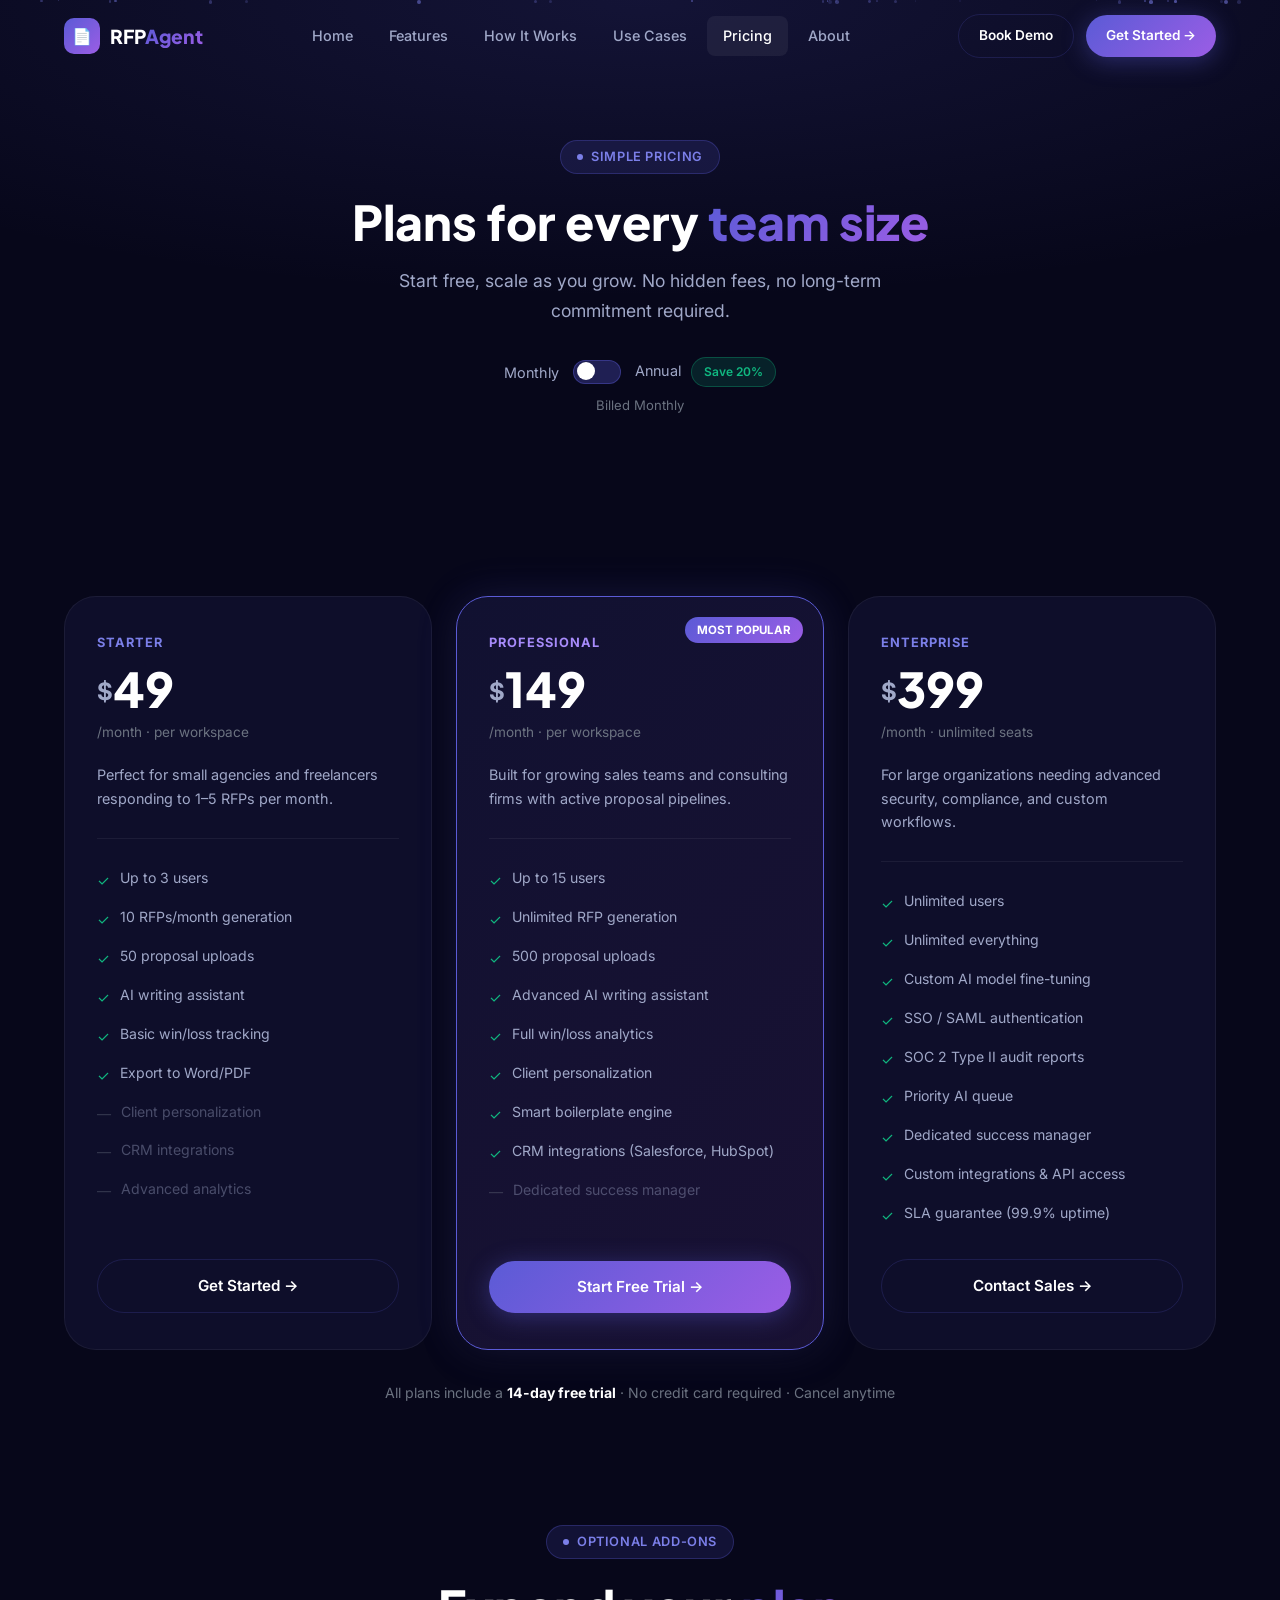
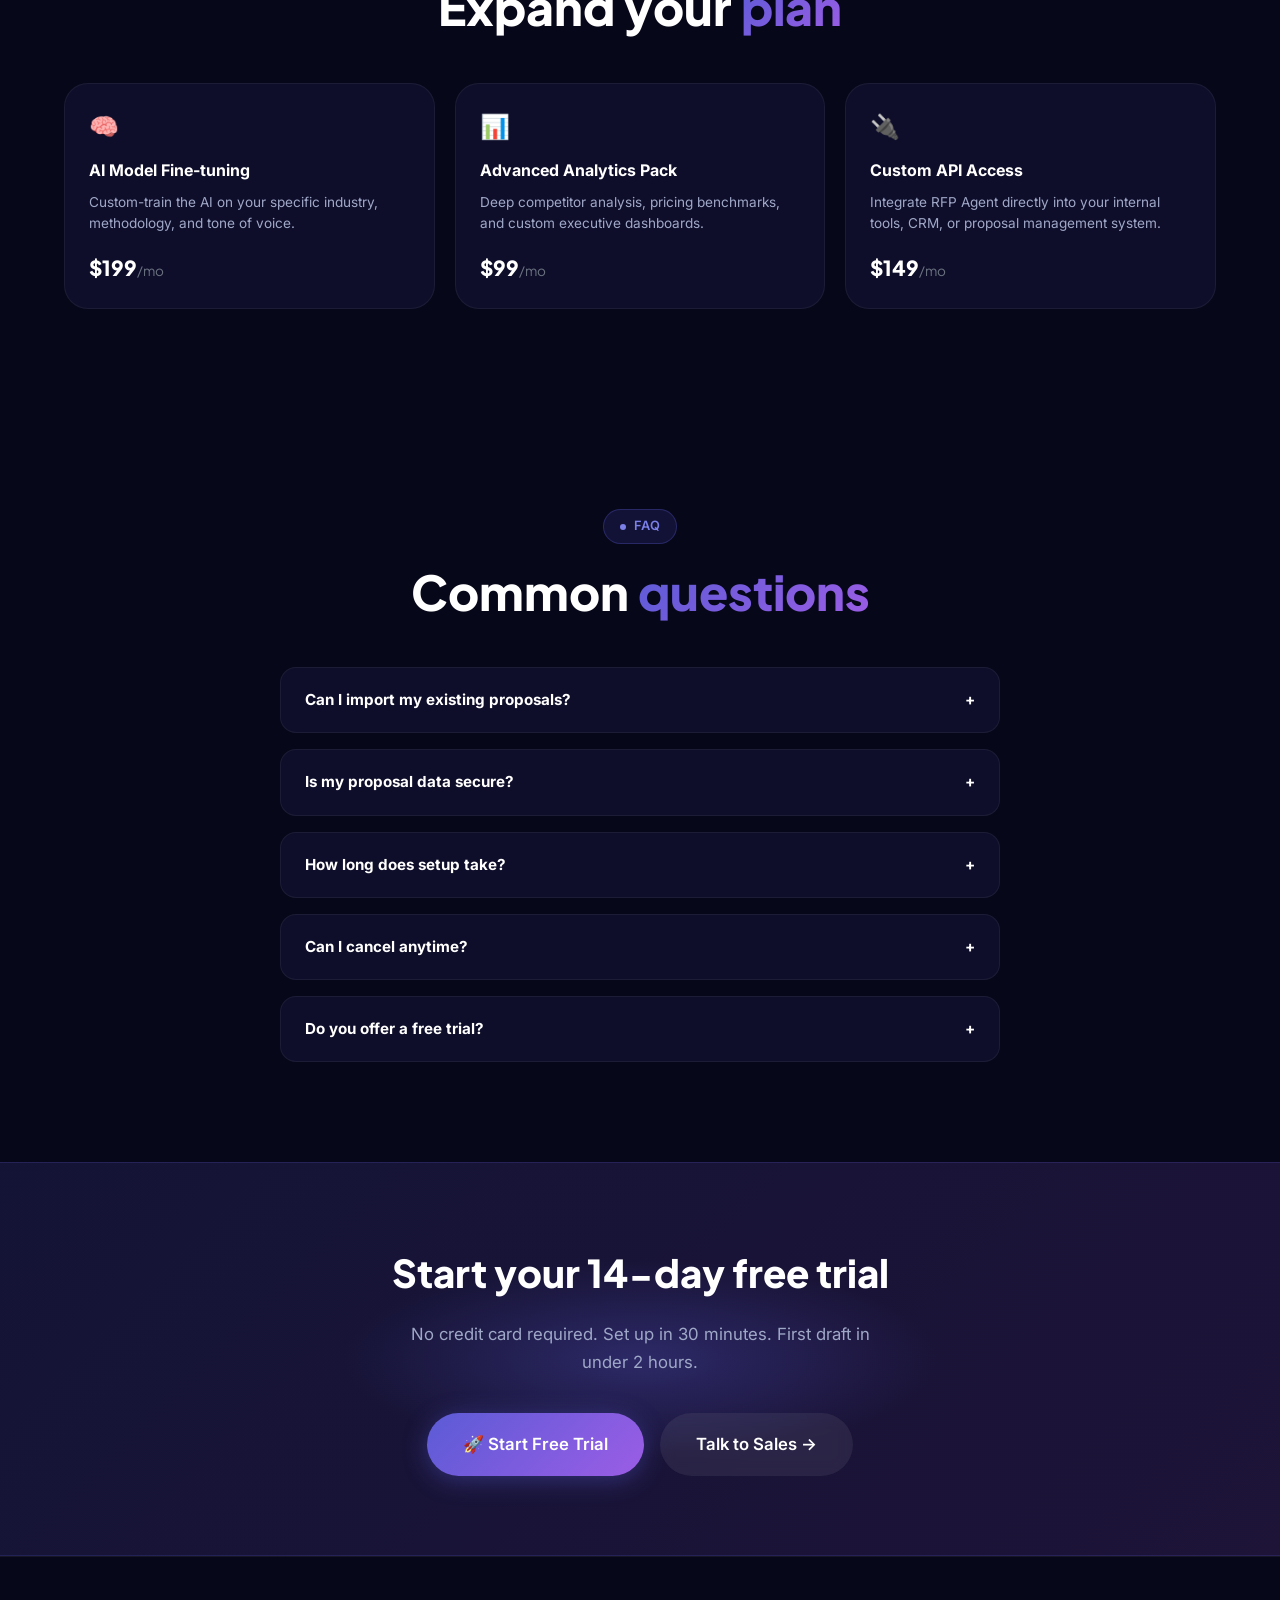
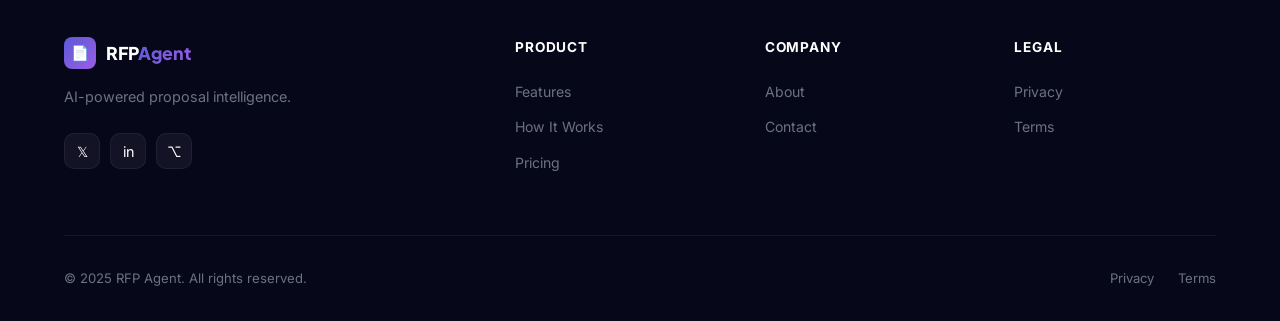
<file: rfp-agent/pricing.html>
<!DOCTYPE html>
<html lang="en">
<head>
  <meta charset="UTF-8"/>
  <meta name="viewport" content="width=device-width, initial-scale=1.0"/>
  <title>Pricing – Proposal & RFP Agent</title>
  <meta name="description" content="Simple, transparent pricing for RFP Agent. Starter, Professional, and Enterprise plans. Start free, scale as you grow."/>
  <link rel="stylesheet" href="css/style.css"/>
  <link rel="preconnect" href="https://fonts.googleapis.com"/>
</head>
<body>

<div class="progress-bar" id="progress-bar"></div>

<div class="mobile-nav" id="mobile-nav">
  <button class="mobile-nav-close" id="mobile-nav-close">✕</button>
  <a href="index.html">Home</a>
  <a href="features.html">Features</a>
  <a href="how-it-works.html">How It Works</a>
  <a href="use-cases.html">Use Cases</a>
  <a href="pricing.html">Pricing</a>
  <a href="about.html">About</a>
  <a href="contact.html" class="btn btn-primary btn-sm" style="border-radius:100px;">Book Demo</a>
</div>

<nav class="navbar" id="navbar">
  <div class="container nav-inner">
    <a href="index.html" class="nav-logo">
      <div class="logo-icon">📄</div>
      <div class="logo-text">RFP<span>Agent</span></div>
    </a>
    <div class="nav-links">
      <a href="index.html">Home</a>
      <a href="features.html">Features</a>
      <a href="how-it-works.html">How It Works</a>
      <a href="use-cases.html">Use Cases</a>
      <a href="pricing.html" class="active">Pricing</a>
      <a href="about.html">About</a>
    </div>
    <div class="nav-actions">
      <a href="contact.html" class="btn btn-outline btn-sm">Book Demo</a>
      <a href="contact.html" class="btn btn-primary btn-sm">Get Started →</a>
    </div>
    <div class="nav-hamburger" id="hamburger"><span></span><span></span><span></span></div>
  </div>
</nav>

<section class="page-hero">
  <div class="particles-container" id="particles"></div>
  <div class="container page-hero-content">
    <div class="section-tag" style="margin:0 auto 20px;"><span class="dot"></span> Simple Pricing</div>
    <h1 class="section-title text-center">Plans for every <span>team size</span></h1>
    <p class="section-subtitle text-center" style="margin:0 auto;">Start free, scale as you grow. No hidden fees, no long-term commitment required.</p>
    
    <!-- Billing toggle -->
    <div style="display:flex;align-items:center;justify-content:center;gap:14px;margin-top:32px;">
      <span style="font-size:0.9rem;color:var(--text-secondary);">Monthly</span>
      <label style="position:relative;display:inline-block;width:48px;height:24px;cursor:pointer;">
        <input type="checkbox" id="pricing-toggle" style="opacity:0;width:0;height:0;">
        <span style="position:absolute;cursor:pointer;top:0;left:0;right:0;bottom:0;background:rgba(91,91,214,0.3);border-radius:100px;transition:0.3s;border:1px solid rgba(91,91,214,0.4);">
          <span id="toggle-thumb" style="position:absolute;height:18px;width:18px;left:3px;bottom:3px;background:white;border-radius:50%;transition:0.3s;"></span>
        </span>
      </label>
      <span style="font-size:0.9rem;color:var(--text-secondary);">Annual <span class="badge badge-green" style="margin-left:6px;vertical-align:middle;">Save 20%</span></span>
    </div>
    <div style="text-align:center;margin-top:8px;font-size:0.82rem;color:var(--text-muted);" id="billing-label">Billed Monthly</div>
  </div>
</section>

<!-- PRICING CARDS -->
<section class="section" style="padding-top:40px;">
  <div class="container">
    <div class="pricing-grid animate-on-scroll">

      <!-- Starter -->
      <div class="pricing-card">
        <div class="pricing-tier">Starter</div>
        <div class="pricing-price">
          <span class="pricing-currency">$</span><span class="pricing-amount" data-price="starter">49</span>
        </div>
        <div class="pricing-period">/month · per workspace</div>
        <p class="pricing-desc">Perfect for small agencies and freelancers responding to 1–5 RFPs per month.</p>
        <div class="pricing-features">
          <div class="pricing-feature"><span class="check">✓</span> Up to 3 users</div>
          <div class="pricing-feature"><span class="check">✓</span> 10 RFPs/month generation</div>
          <div class="pricing-feature"><span class="check">✓</span> 50 proposal uploads</div>
          <div class="pricing-feature"><span class="check">✓</span> AI writing assistant</div>
          <div class="pricing-feature"><span class="check">✓</span> Basic win/loss tracking</div>
          <div class="pricing-feature"><span class="check">✓</span> Export to Word/PDF</div>
          <div class="pricing-feature" style="opacity:0.4;"><span class="cross">—</span> Client personalization</div>
          <div class="pricing-feature" style="opacity:0.4;"><span class="cross">—</span> CRM integrations</div>
          <div class="pricing-feature" style="opacity:0.4;"><span class="cross">—</span> Advanced analytics</div>
        </div>
        <a href="contact.html" class="btn btn-outline" style="text-align:center;justify-content:center;width:100%;">Get Started →</a>
      </div>

      <!-- Professional -->
      <div class="pricing-card popular">
        <div class="pricing-popular-tag">Most Popular</div>
        <div class="pricing-tier" style="color:#A78BFA;">Professional</div>
        <div class="pricing-price">
          <span class="pricing-currency">$</span><span class="pricing-amount" data-price="pro">149</span>
        </div>
        <div class="pricing-period">/month · per workspace</div>
        <p class="pricing-desc">Built for growing sales teams and consulting firms with active proposal pipelines.</p>
        <div class="pricing-features">
          <div class="pricing-feature"><span class="check">✓</span> Up to 15 users</div>
          <div class="pricing-feature"><span class="check">✓</span> Unlimited RFP generation</div>
          <div class="pricing-feature"><span class="check">✓</span> 500 proposal uploads</div>
          <div class="pricing-feature"><span class="check">✓</span> Advanced AI writing assistant</div>
          <div class="pricing-feature"><span class="check">✓</span> Full win/loss analytics</div>
          <div class="pricing-feature"><span class="check">✓</span> Client personalization</div>
          <div class="pricing-feature"><span class="check">✓</span> Smart boilerplate engine</div>
          <div class="pricing-feature"><span class="check">✓</span> CRM integrations (Salesforce, HubSpot)</div>
          <div class="pricing-feature" style="opacity:0.4;"><span class="cross">—</span> Dedicated success manager</div>
        </div>
        <a href="contact.html" class="btn btn-primary" style="text-align:center;justify-content:center;width:100%;">Start Free Trial →</a>
      </div>

      <!-- Enterprise -->
      <div class="pricing-card">
        <div class="pricing-tier">Enterprise</div>
        <div class="pricing-price">
          <span class="pricing-currency">$</span><span class="pricing-amount" data-price="enterprise">399</span>
        </div>
        <div class="pricing-period">/month · unlimited seats</div>
        <p class="pricing-desc">For large organizations needing advanced security, compliance, and custom workflows.</p>
        <div class="pricing-features">
          <div class="pricing-feature"><span class="check">✓</span> Unlimited users</div>
          <div class="pricing-feature"><span class="check">✓</span> Unlimited everything</div>
          <div class="pricing-feature"><span class="check">✓</span> Custom AI model fine-tuning</div>
          <div class="pricing-feature"><span class="check">✓</span> SSO / SAML authentication</div>
          <div class="pricing-feature"><span class="check">✓</span> SOC 2 Type II audit reports</div>
          <div class="pricing-feature"><span class="check">✓</span> Priority AI queue</div>
          <div class="pricing-feature"><span class="check">✓</span> Dedicated success manager</div>
          <div class="pricing-feature"><span class="check">✓</span> Custom integrations & API access</div>
          <div class="pricing-feature"><span class="check">✓</span> SLA guarantee (99.9% uptime)</div>
        </div>
        <a href="contact.html" class="btn btn-outline" style="text-align:center;justify-content:center;width:100%;">Contact Sales →</a>
      </div>
    </div>

    <!-- FAQ note -->
    <div style="text-align:center;margin-top:32px;color:var(--text-muted);font-size:0.88rem;">
      All plans include a <strong style="color:var(--text-primary);">14-day free trial</strong> · No credit card required · Cancel anytime
    </div>
  </div>
</section>

<!-- Add-ons -->
<section class="section" style="padding-top:20px;">
  <div class="container">
    <div class="text-center animate-on-scroll">
      <div class="section-tag"><span class="dot"></span> Optional Add-ons</div>
      <h2 class="section-title">Expand your <span>plan</span></h2>
    </div>
    <div style="display:grid;grid-template-columns:repeat(3,1fr);gap:20px;margin-top:48px;" class="animate-on-scroll">
      <div style="background:var(--bg-card);border:1px solid var(--border-light);border-radius:var(--radius-lg);padding:24px;">
        <div style="font-size:1.5rem;margin-bottom:12px;">🧠</div>
        <h3 style="font-size:1rem;font-weight:700;margin-bottom:8px;">AI Model Fine-tuning</h3>
        <p style="font-size:0.85rem;color:var(--text-secondary);margin-bottom:16px;">Custom-train the AI on your specific industry, methodology, and tone of voice.</p>
        <div style="font-family:'Plus Jakarta Sans',sans-serif;font-size:1.3rem;font-weight:800;">$199<span style="font-size:0.85rem;font-weight:400;color:var(--text-muted);">/mo</span></div>
      </div>
      <div style="background:var(--bg-card);border:1px solid var(--border-light);border-radius:var(--radius-lg);padding:24px;">
        <div style="font-size:1.5rem;margin-bottom:12px;">📊</div>
        <h3 style="font-size:1rem;font-weight:700;margin-bottom:8px;">Advanced Analytics Pack</h3>
        <p style="font-size:0.85rem;color:var(--text-secondary);margin-bottom:16px;">Deep competitor analysis, pricing benchmarks, and custom executive dashboards.</p>
        <div style="font-family:'Plus Jakarta Sans',sans-serif;font-size:1.3rem;font-weight:800;">$99<span style="font-size:0.85rem;font-weight:400;color:var(--text-muted);">/mo</span></div>
      </div>
      <div style="background:var(--bg-card);border:1px solid var(--border-light);border-radius:var(--radius-lg);padding:24px;">
        <div style="font-size:1.5rem;margin-bottom:12px;">🔌</div>
        <h3 style="font-size:1rem;font-weight:700;margin-bottom:8px;">Custom API Access</h3>
        <p style="font-size:0.85rem;color:var(--text-secondary);margin-bottom:16px;">Integrate RFP Agent directly into your internal tools, CRM, or proposal management system.</p>
        <div style="font-family:'Plus Jakarta Sans',sans-serif;font-size:1.3rem;font-weight:800;">$149<span style="font-size:0.85rem;font-weight:400;color:var(--text-muted);">/mo</span></div>
      </div>
    </div>
  </div>
</section>

<!-- FAQ -->
<section class="section">
  <div class="container">
    <div class="text-center animate-on-scroll">
      <div class="section-tag"><span class="dot"></span> FAQ</div>
      <h2 class="section-title">Common <span>questions</span></h2>
    </div>
    <div style="max-width:720px;margin:48px auto 0;display:flex;flex-direction:column;gap:16px;" class="animate-on-scroll">
      <details style="background:var(--bg-card);border:1px solid var(--border-light);border-radius:var(--radius-md);padding:20px 24px;cursor:pointer;">
        <summary style="font-weight:700;font-size:0.95rem;list-style:none;display:flex;justify-content:space-between;align-items:center;">
          Can I import my existing proposals? <span>+</span>
        </summary>
        <p style="margin-top:14px;color:var(--text-secondary);font-size:0.9rem;line-height:1.7;">Yes! You can upload PDF, Word, Google Docs, or plain text files individually or in bulk via ZIP. We also support direct integration with Google Drive, SharePoint, and Dropbox.</p>
      </details>
      <details style="background:var(--bg-card);border:1px solid var(--border-light);border-radius:var(--radius-md);padding:20px 24px;cursor:pointer;">
        <summary style="font-weight:700;font-size:0.95rem;list-style:none;display:flex;justify-content:space-between;align-items:center;">
          Is my proposal data secure? <span>+</span>
        </summary>
        <p style="margin-top:14px;color:var(--text-secondary);font-size:0.9rem;line-height:1.7;">Absolutely. We are SOC 2 Type II certified. All data is encrypted at rest (AES-256) and in transit (TLS 1.3). We never use your data to train base models — your knowledge stays exclusively yours.</p>
      </details>
      <details style="background:var(--bg-card);border:1px solid var(--border-light);border-radius:var(--radius-md);padding:20px 24px;cursor:pointer;">
        <summary style="font-weight:700;font-size:0.95rem;list-style:none;display:flex;justify-content:space-between;align-items:center;">
          How long does setup take? <span>+</span>
        </summary>
        <p style="margin-top:14px;color:var(--text-secondary);font-size:0.9rem;line-height:1.7;">Most teams are fully onboarded in under 30 minutes. Upload your first batch of proposals, connect your CRM (optional), and you're ready to generate your first AI draft. Enterprise customers get a dedicated onboarding specialist.</p>
      </details>
      <details style="background:var(--bg-card);border:1px solid var(--border-light);border-radius:var(--radius-md);padding:20px 24px;cursor:pointer;">
        <summary style="font-weight:700;font-size:0.95rem;list-style:none;display:flex;justify-content:space-between;align-items:center;">
          Can I cancel anytime? <span>+</span>
        </summary>
        <p style="margin-top:14px;color:var(--text-secondary);font-size:0.9rem;line-height:1.7;">Yes. There are no long-term contracts. Cancel anytime and retain access until the end of your billing period. We'll export all your data in a portable format before you go.</p>
      </details>
      <details style="background:var(--bg-card);border:1px solid var(--border-light);border-radius:var(--radius-md);padding:20px 24px;cursor:pointer;">
        <summary style="font-weight:700;font-size:0.95rem;list-style:none;display:flex;justify-content:space-between;align-items:center;">
          Do you offer a free trial? <span>+</span>
        </summary>
        <p style="margin-top:14px;color:var(--text-secondary);font-size:0.9rem;line-height:1.7;">Yes — all plans include a 14-day free trial with full access to all features of your chosen plan. No credit card required to start.</p>
      </details>
    </div>
  </div>
</section>

<!-- CTA -->
<section class="cta-banner">
  <div class="cta-banner-bg"></div>
  <div class="cta-banner-glow"></div>
  <div class="container cta-banner-content animate-on-scroll">
    <h2>Start your 14-day free trial</h2>
    <p>No credit card required. Set up in 30 minutes. First draft in under 2 hours.</p>
    <div class="cta-actions">
      <a href="contact.html" class="btn btn-primary btn-lg">🚀 Start Free Trial</a>
      <a href="contact.html" class="btn btn-ghost btn-lg">Talk to Sales →</a>
    </div>
  </div>
</section>

<footer class="footer">
  <div class="container">
    <div class="footer-grid">
      <div class="footer-brand">
        <div class="footer-logo">
          <div class="logo-icon">📄</div>
          <span>RFP<span style="background:var(--gradient-primary);-webkit-background-clip:text;-webkit-text-fill-color:transparent;">Agent</span></span>
        </div>
        <p class="footer-desc">AI-powered proposal intelligence.</p>
        <div class="footer-socials">
          <a href="#" class="social-btn">𝕏</a>
          <a href="#" class="social-btn">in</a>
          <a href="#" class="social-btn">⌥</a>
        </div>
      </div>
      <div class="footer-col">
        <h4>Product</h4>
        <ul>
          <li><a href="features.html">Features</a></li>
          <li><a href="how-it-works.html">How It Works</a></li>
          <li><a href="pricing.html">Pricing</a></li>
        </ul>
      </div>
      <div class="footer-col">
        <h4>Company</h4>
        <ul>
          <li><a href="about.html">About</a></li>
          <li><a href="contact.html">Contact</a></li>
        </ul>
      </div>
      <div class="footer-col">
        <h4>Legal</h4>
        <ul>
          <li><a href="#">Privacy</a></li>
          <li><a href="#">Terms</a></li>
        </ul>
      </div>
    </div>
    <div class="footer-bottom">
      <span>© 2025 RFP Agent. All rights reserved.</span>
      <div class="footer-bottom-links"><a href="#">Privacy</a><a href="#">Terms</a></div>
    </div>
  </div>
</footer>

<script src="js/main.js"></script>
<script>
document.addEventListener('DOMContentLoaded', () => {
  initPricingToggle();

  const toggle = document.getElementById('pricing-toggle');
  const thumb = document.getElementById('toggle-thumb');
  const trackEl = toggle?.nextElementSibling;

  if (toggle && thumb) {
    toggle.addEventListener('change', () => {
      thumb.style.transform = toggle.checked ? 'translateX(24px)' : 'translateX(0)';
      if (trackEl) {
        trackEl.style.background = toggle.checked ? 'rgba(91,91,214,0.7)' : 'rgba(91,91,214,0.3)';
      }
    });
  }
});
</script>
</body>
</html>
</file>
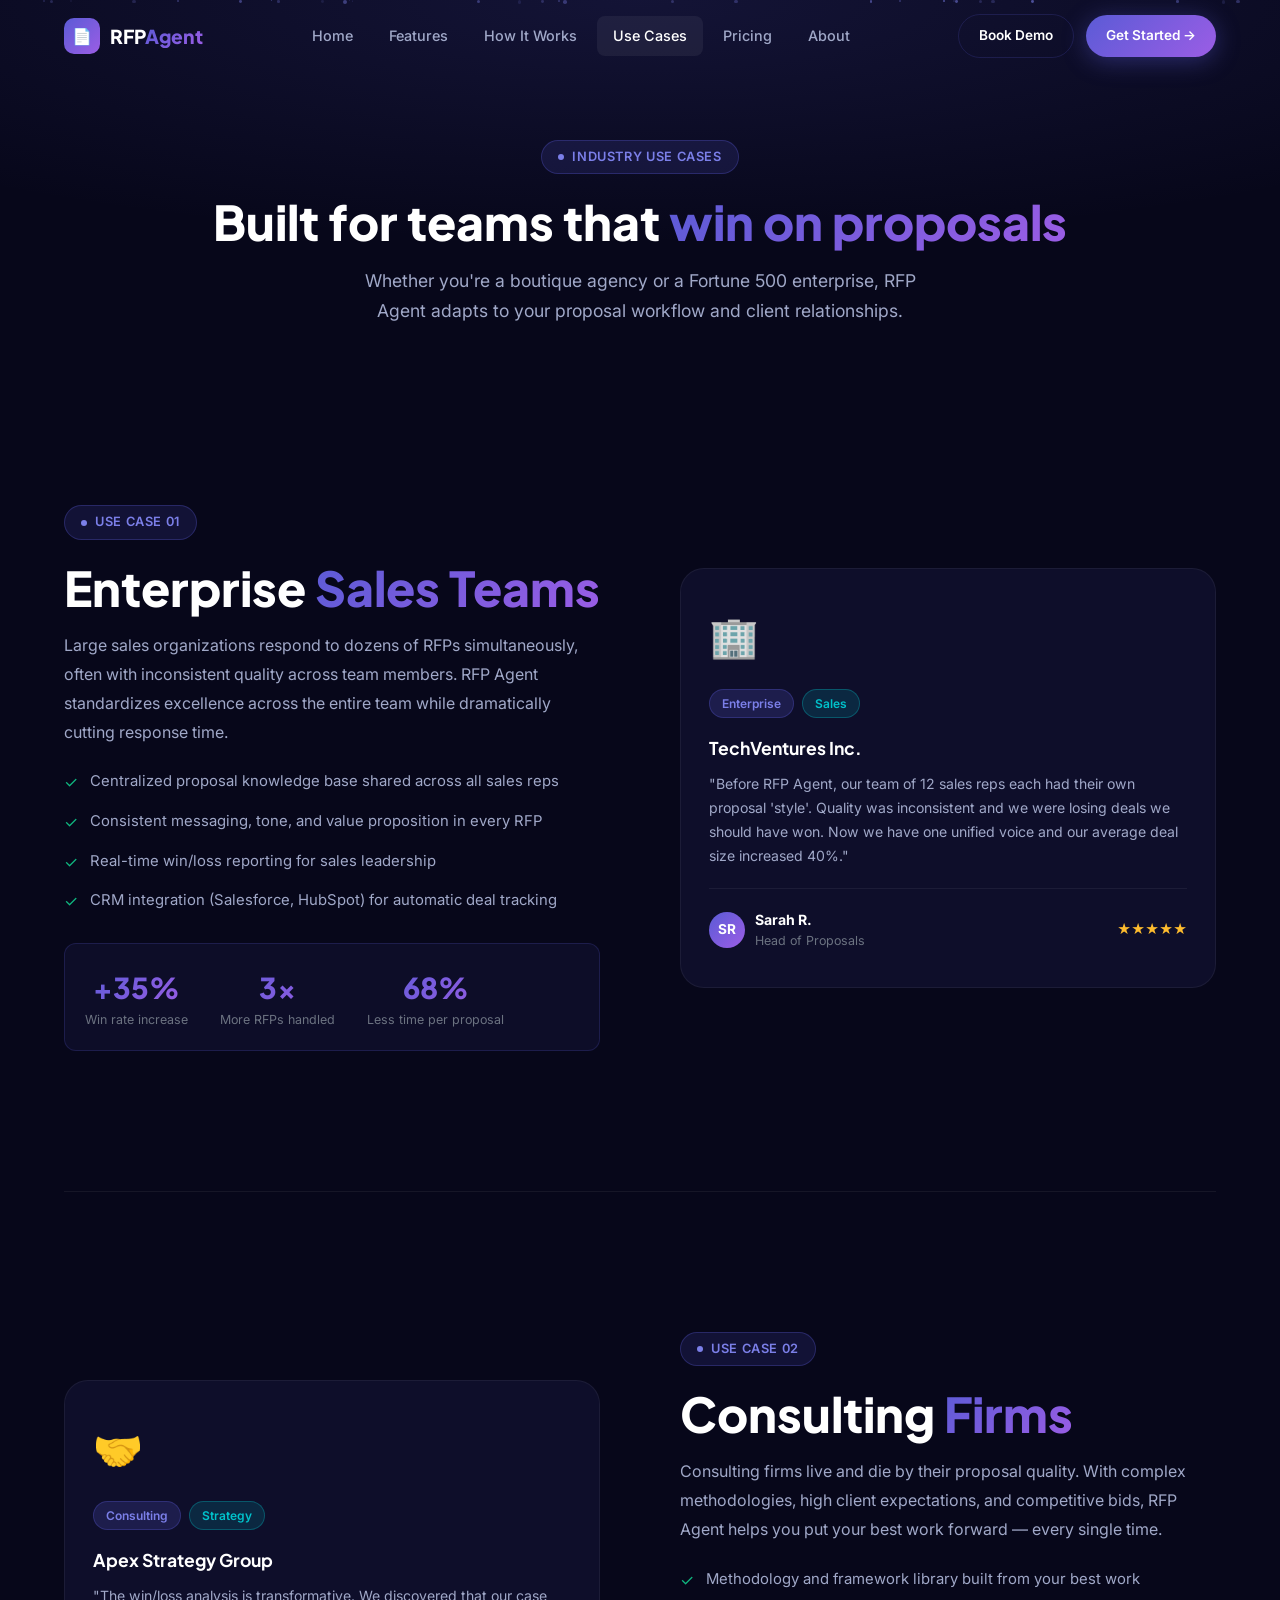
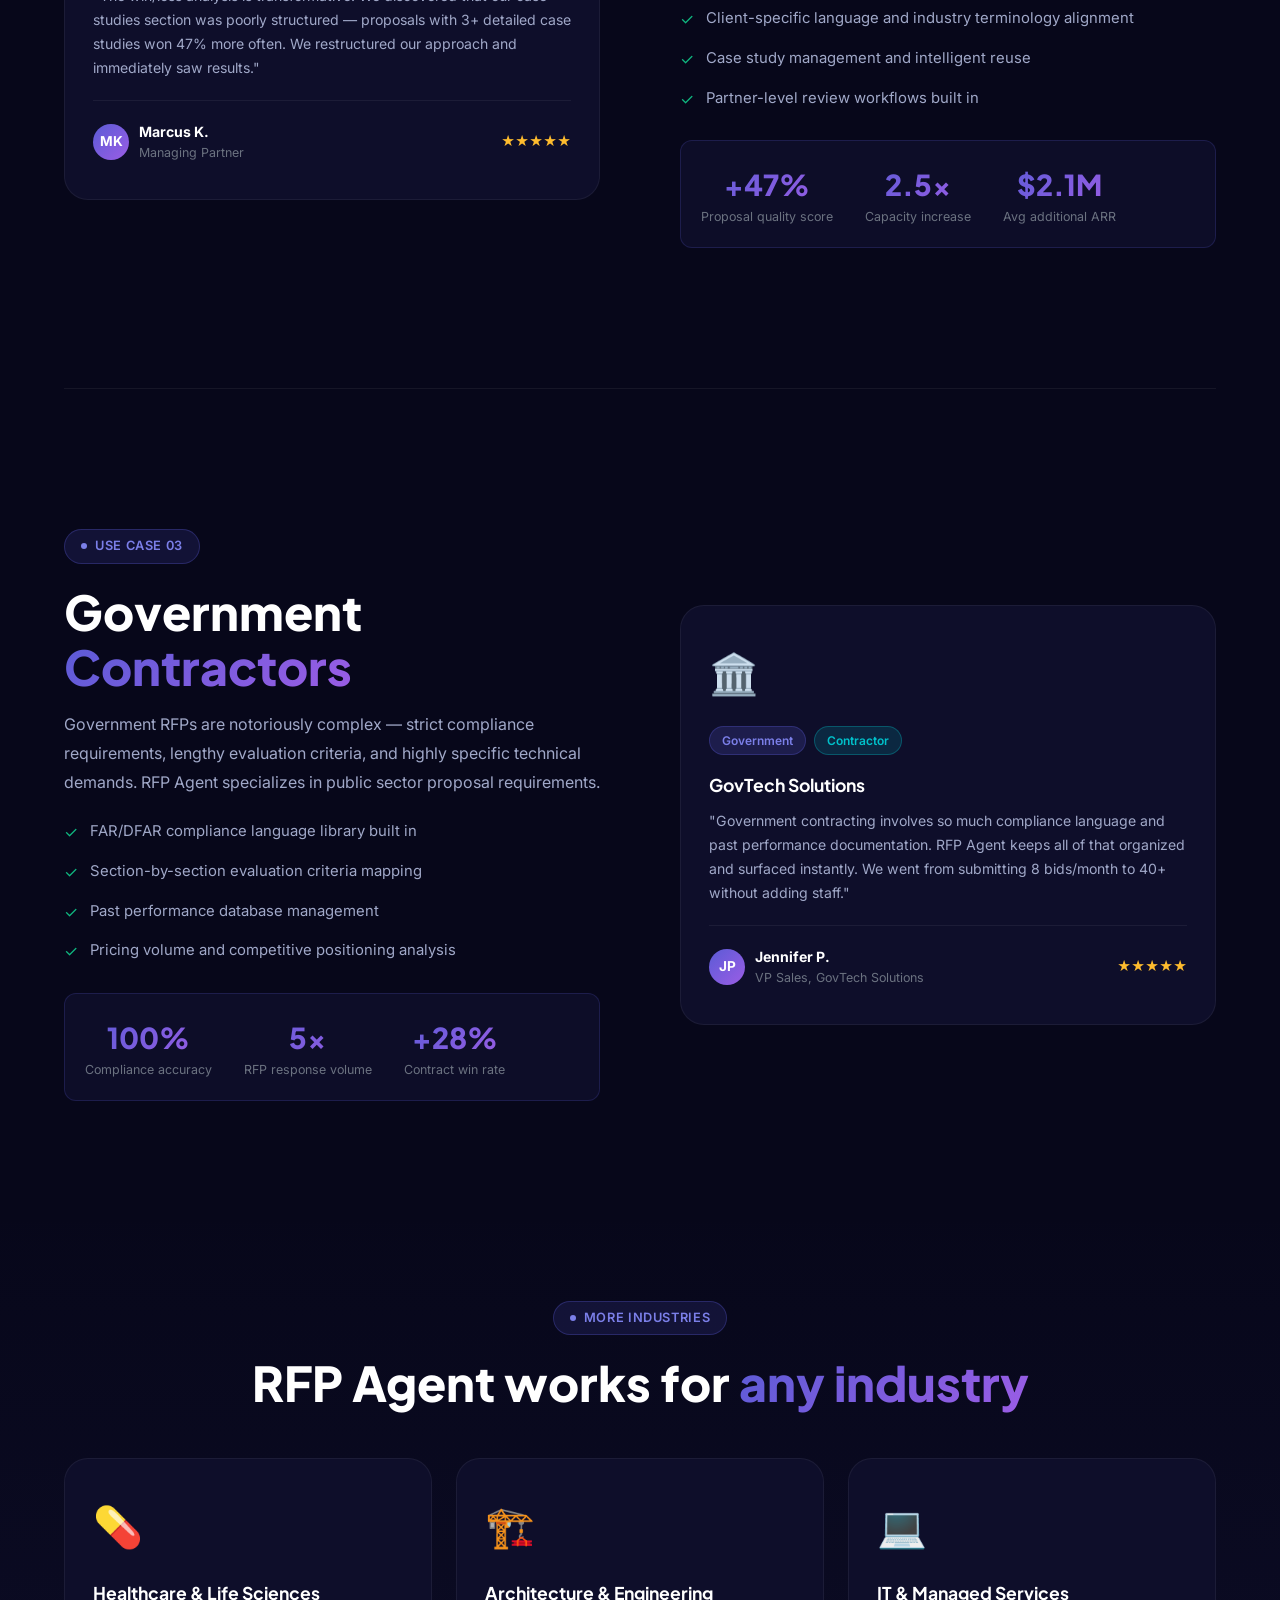
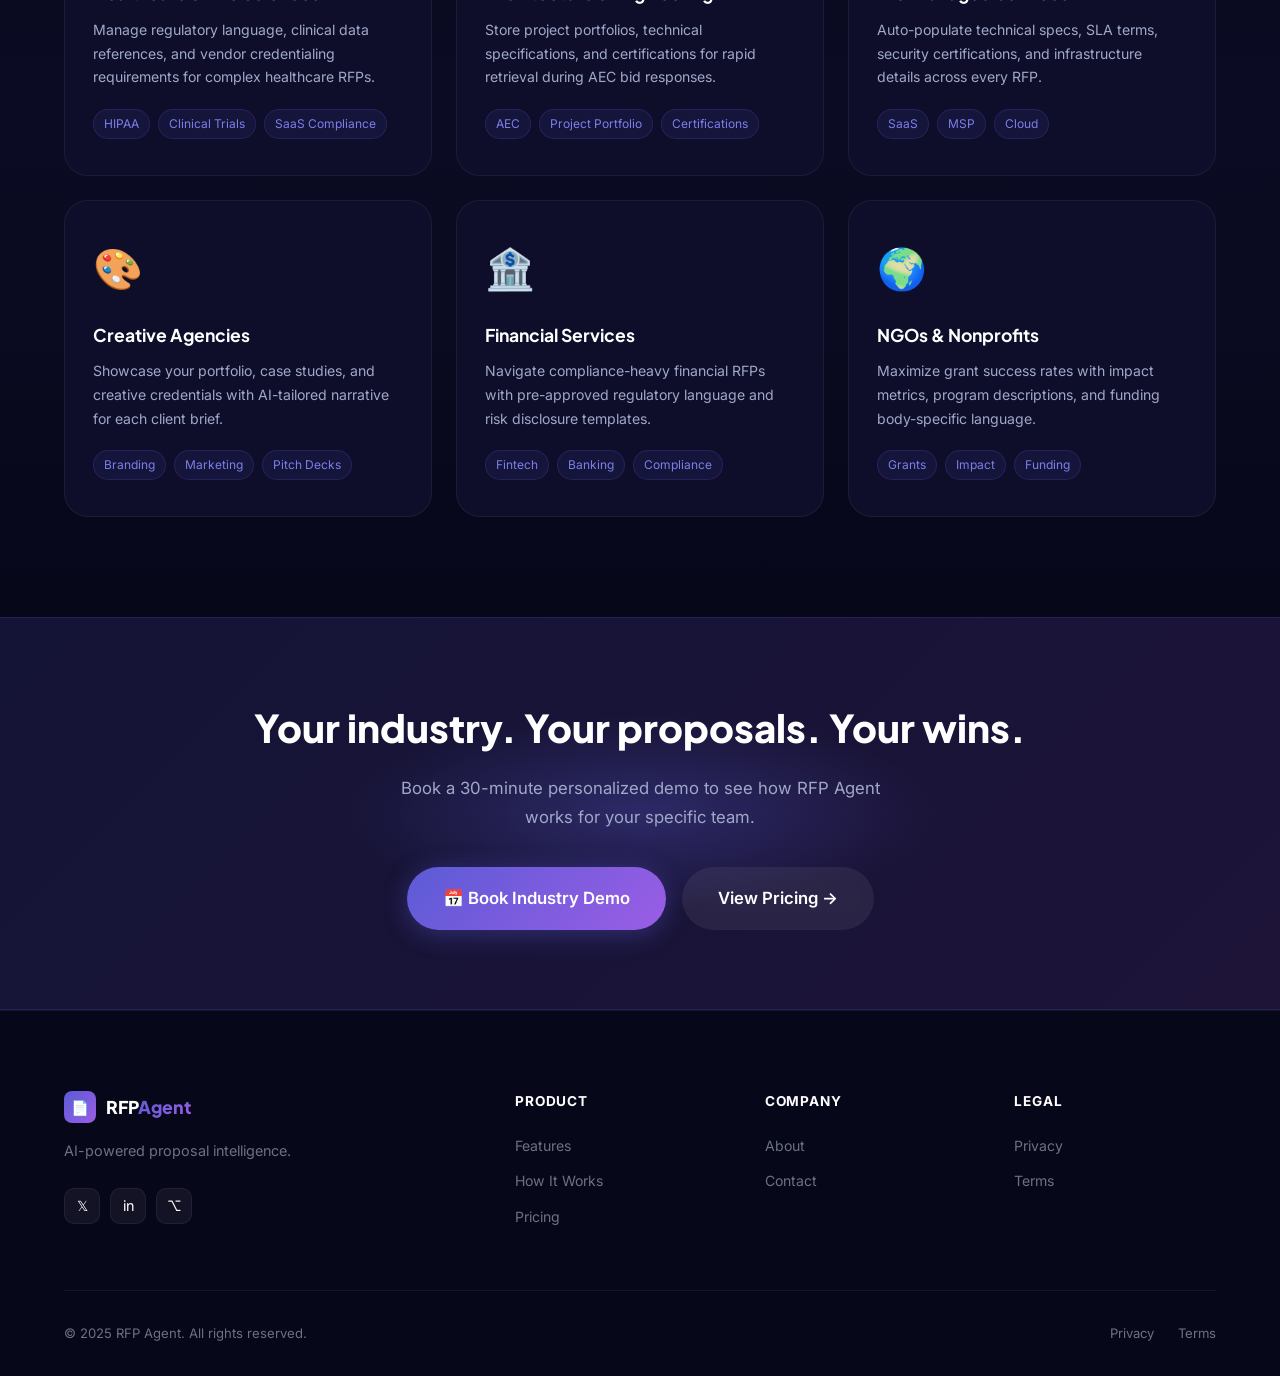
<file: rfp-agent/use-cases.html>
<!DOCTYPE html>
<html lang="en">
<head>
  <meta charset="UTF-8"/>
  <meta name="viewport" content="width=device-width, initial-scale=1.0"/>
  <title>Use Cases – Proposal & RFP Agent</title>
  <meta name="description" content="See how enterprise sales teams, consulting firms, and government contractors use RFP Agent to win more bids."/>
  <link rel="stylesheet" href="css/style.css"/>
  <link rel="preconnect" href="https://fonts.googleapis.com"/>
</head>
<body>

<div class="progress-bar" id="progress-bar"></div>

<div class="mobile-nav" id="mobile-nav">
  <button class="mobile-nav-close" id="mobile-nav-close">✕</button>
  <a href="index.html">Home</a>
  <a href="features.html">Features</a>
  <a href="how-it-works.html">How It Works</a>
  <a href="use-cases.html">Use Cases</a>
  <a href="pricing.html">Pricing</a>
  <a href="about.html">About</a>
  <a href="contact.html" class="btn btn-primary btn-sm" style="border-radius:100px;">Book Demo</a>
</div>

<nav class="navbar" id="navbar">
  <div class="container nav-inner">
    <a href="index.html" class="nav-logo">
      <div class="logo-icon">📄</div>
      <div class="logo-text">RFP<span>Agent</span></div>
    </a>
    <div class="nav-links">
      <a href="index.html">Home</a>
      <a href="features.html">Features</a>
      <a href="how-it-works.html">How It Works</a>
      <a href="use-cases.html" class="active">Use Cases</a>
      <a href="pricing.html">Pricing</a>
      <a href="about.html">About</a>
    </div>
    <div class="nav-actions">
      <a href="contact.html" class="btn btn-outline btn-sm">Book Demo</a>
      <a href="contact.html" class="btn btn-primary btn-sm">Get Started →</a>
    </div>
    <div class="nav-hamburger" id="hamburger"><span></span><span></span><span></span></div>
  </div>
</nav>

<section class="page-hero">
  <div class="particles-container" id="particles"></div>
  <div class="container page-hero-content">
    <div class="section-tag" style="margin:0 auto 20px;"><span class="dot"></span> Industry Use Cases</div>
    <h1 class="section-title text-center">Built for teams that <span>win on proposals</span></h1>
    <p class="section-subtitle text-center" style="margin:0 auto;">Whether you're a boutique agency or a Fortune 500 enterprise, RFP Agent adapts to your proposal workflow and client relationships.</p>
  </div>
</section>

<!-- USE CASE 1 -->
<section class="section">
  <div class="container">
    <div style="display:grid;grid-template-columns:1fr 1fr;gap:80px;align-items:center;" class="animate-on-scroll">
      <div>
        <div class="section-tag"><span class="dot"></span> Use Case 01</div>
        <h2 class="section-title">Enterprise <span>Sales Teams</span></h2>
        <p style="color:var(--text-secondary);line-height:1.8;margin-bottom:24px;">
          Large sales organizations respond to dozens of RFPs simultaneously, often with inconsistent quality across team members. 
          RFP Agent standardizes excellence across the entire team while dramatically cutting response time.
        </p>
        <div style="display:flex;flex-direction:column;gap:14px;margin-bottom:28px;">
          <div style="display:flex;gap:12px;align-items:flex-start;">
            <span style="color:#10B981;font-size:1rem;">✓</span>
            <span style="font-size:0.93rem;color:var(--text-secondary);">Centralized proposal knowledge base shared across all sales reps</span>
          </div>
          <div style="display:flex;gap:12px;align-items:flex-start;">
            <span style="color:#10B981;font-size:1rem;">✓</span>
            <span style="font-size:0.93rem;color:var(--text-secondary);">Consistent messaging, tone, and value proposition in every RFP</span>
          </div>
          <div style="display:flex;gap:12px;align-items:flex-start;">
            <span style="color:#10B981;font-size:1rem;">✓</span>
            <span style="font-size:0.93rem;color:var(--text-secondary);">Real-time win/loss reporting for sales leadership</span>
          </div>
          <div style="display:flex;gap:12px;align-items:flex-start;">
            <span style="color:#10B981;font-size:1rem;">✓</span>
            <span style="font-size:0.93rem;color:var(--text-secondary);">CRM integration (Salesforce, HubSpot) for automatic deal tracking</span>
          </div>
        </div>
        <div style="background:rgba(91,91,214,0.08);border:1px solid rgba(91,91,214,0.2);border-radius:12px;padding:20px;">
          <div style="display:flex;gap:32px;">
            <div style="text-align:center;">
              <div style="font-family:'Plus Jakarta Sans',sans-serif;font-size:1.8rem;font-weight:800;background:var(--gradient-primary);-webkit-background-clip:text;-webkit-text-fill-color:transparent;">+35%</div>
              <div style="font-size:0.78rem;color:var(--text-muted);">Win rate increase</div>
            </div>
            <div style="text-align:center;">
              <div style="font-family:'Plus Jakarta Sans',sans-serif;font-size:1.8rem;font-weight:800;background:var(--gradient-primary);-webkit-background-clip:text;-webkit-text-fill-color:transparent;">3x</div>
              <div style="font-size:0.78rem;color:var(--text-muted);">More RFPs handled</div>
            </div>
            <div style="text-align:center;">
              <div style="font-family:'Plus Jakarta Sans',sans-serif;font-size:1.8rem;font-weight:800;background:var(--gradient-primary);-webkit-background-clip:text;-webkit-text-fill-color:transparent;">68%</div>
              <div style="font-size:0.78rem;color:var(--text-muted);">Less time per proposal</div>
            </div>
          </div>
        </div>
      </div>
      <div>
        <div class="use-case-card" style="transform:none;cursor:default;">
          <span class="use-case-icon">🏢</span>
          <div style="display:flex;gap:8px;flex-wrap:wrap;margin-bottom:16px;">
            <span class="badge badge-primary">Enterprise</span>
            <span class="badge badge-accent">Sales</span>
          </div>
          <h3>TechVentures Inc.</h3>
          <p>"Before RFP Agent, our team of 12 sales reps each had their own proposal 'style'. Quality was inconsistent and we were losing deals we should have won. Now we have one unified voice and our average deal size increased 40%."</p>
          <div style="display:flex;align-items:center;gap:10px;margin-top:20px;padding-top:20px;border-top:1px solid var(--border-light);">
            <div style="width:36px;height:36px;background:var(--gradient-primary);border-radius:50%;display:flex;align-items:center;justify-content:center;font-weight:700;font-size:0.85rem;">SR</div>
            <div>
              <div style="font-weight:700;font-size:0.88rem;">Sarah R.</div>
              <div style="font-size:0.78rem;color:var(--text-muted);">Head of Proposals</div>
            </div>
            <div style="margin-left:auto;">
              <div style="color:#FEBC2E;font-size:0.85rem;">★★★★★</div>
            </div>
          </div>
        </div>
      </div>
    </div>
  </div>
</section>

<div class="container"><div class="divider"></div></div>

<!-- USE CASE 2 -->
<section class="section">
  <div class="container">
    <div style="display:grid;grid-template-columns:1fr 1fr;gap:80px;align-items:center;" class="animate-on-scroll">
      <div>
        <div class="use-case-card" style="transform:none;cursor:default;">
          <span class="use-case-icon">🤝</span>
          <div style="display:flex;gap:8px;flex-wrap:wrap;margin-bottom:16px;">
            <span class="badge badge-primary">Consulting</span>
            <span class="badge badge-accent">Strategy</span>
          </div>
          <h3>Apex Strategy Group</h3>
          <p>"The win/loss analysis is transformative. We discovered that our case studies section was poorly structured — proposals with 3+ detailed case studies won 47% more often. We restructured our approach and immediately saw results."</p>
          <div style="display:flex;align-items:center;gap:10px;margin-top:20px;padding-top:20px;border-top:1px solid var(--border-light);">
            <div style="width:36px;height:36px;background:var(--gradient-primary);border-radius:50%;display:flex;align-items:center;justify-content:center;font-weight:700;font-size:0.85rem;">MK</div>
            <div>
              <div style="font-weight:700;font-size:0.88rem;">Marcus K.</div>
              <div style="font-size:0.78rem;color:var(--text-muted);">Managing Partner</div>
            </div>
            <div style="margin-left:auto;">
              <div style="color:#FEBC2E;font-size:0.85rem;">★★★★★</div>
            </div>
          </div>
        </div>
      </div>
      <div>
        <div class="section-tag"><span class="dot"></span> Use Case 02</div>
        <h2 class="section-title">Consulting <span>Firms</span></h2>
        <p style="color:var(--text-secondary);line-height:1.8;margin-bottom:24px;">
          Consulting firms live and die by their proposal quality. With complex methodologies, high client expectations, and competitive bids, 
          RFP Agent helps you put your best work forward — every single time.
        </p>
        <div style="display:flex;flex-direction:column;gap:14px;margin-bottom:28px;">
          <div style="display:flex;gap:12px;align-items:flex-start;">
            <span style="color:#10B981;">✓</span>
            <span style="font-size:0.93rem;color:var(--text-secondary);">Methodology and framework library built from your best work</span>
          </div>
          <div style="display:flex;gap:12px;align-items:flex-start;">
            <span style="color:#10B981;">✓</span>
            <span style="font-size:0.93rem;color:var(--text-secondary);">Client-specific language and industry terminology alignment</span>
          </div>
          <div style="display:flex;gap:12px;align-items:flex-start;">
            <span style="color:#10B981;">✓</span>
            <span style="font-size:0.93rem;color:var(--text-secondary);">Case study management and intelligent reuse</span>
          </div>
          <div style="display:flex;gap:12px;align-items:flex-start;">
            <span style="color:#10B981;">✓</span>
            <span style="font-size:0.93rem;color:var(--text-secondary);">Partner-level review workflows built in</span>
          </div>
        </div>
        <div style="background:rgba(91,91,214,0.08);border:1px solid rgba(91,91,214,0.2);border-radius:12px;padding:20px;">
          <div style="display:flex;gap:32px;">
            <div style="text-align:center;">
              <div style="font-family:'Plus Jakarta Sans',sans-serif;font-size:1.8rem;font-weight:800;background:var(--gradient-primary);-webkit-background-clip:text;-webkit-text-fill-color:transparent;">+47%</div>
              <div style="font-size:0.78rem;color:var(--text-muted);">Proposal quality score</div>
            </div>
            <div style="text-align:center;">
              <div style="font-family:'Plus Jakarta Sans',sans-serif;font-size:1.8rem;font-weight:800;background:var(--gradient-primary);-webkit-background-clip:text;-webkit-text-fill-color:transparent;">2.5x</div>
              <div style="font-size:0.78rem;color:var(--text-muted);">Capacity increase</div>
            </div>
            <div style="text-align:center;">
              <div style="font-family:'Plus Jakarta Sans',sans-serif;font-size:1.8rem;font-weight:800;background:var(--gradient-primary);-webkit-background-clip:text;-webkit-text-fill-color:transparent;">$2.1M</div>
              <div style="font-size:0.78rem;color:var(--text-muted);">Avg additional ARR</div>
            </div>
          </div>
        </div>
      </div>
    </div>
  </div>
</section>

<div class="container"><div class="divider"></div></div>

<!-- USE CASE 3 -->
<section class="section">
  <div class="container">
    <div style="display:grid;grid-template-columns:1fr 1fr;gap:80px;align-items:center;" class="animate-on-scroll">
      <div>
        <div class="section-tag"><span class="dot"></span> Use Case 03</div>
        <h2 class="section-title">Government <span>Contractors</span></h2>
        <p style="color:var(--text-secondary);line-height:1.8;margin-bottom:24px;">
          Government RFPs are notoriously complex — strict compliance requirements, lengthy evaluation criteria, and highly specific technical demands. 
          RFP Agent specializes in public sector proposal requirements.
        </p>
        <div style="display:flex;flex-direction:column;gap:14px;margin-bottom:28px;">
          <div style="display:flex;gap:12px;align-items:flex-start;">
            <span style="color:#10B981;">✓</span>
            <span style="font-size:0.93rem;color:var(--text-secondary);">FAR/DFAR compliance language library built in</span>
          </div>
          <div style="display:flex;gap:12px;align-items:flex-start;">
            <span style="color:#10B981;">✓</span>
            <span style="font-size:0.93rem;color:var(--text-secondary);">Section-by-section evaluation criteria mapping</span>
          </div>
          <div style="display:flex;gap:12px;align-items:flex-start;">
            <span style="color:#10B981;">✓</span>
            <span style="font-size:0.93rem;color:var(--text-secondary);">Past performance database management</span>
          </div>
          <div style="display:flex;gap:12px;align-items:flex-start;">
            <span style="color:#10B981;">✓</span>
            <span style="font-size:0.93rem;color:var(--text-secondary);">Pricing volume and competitive positioning analysis</span>
          </div>
        </div>
        <div style="background:rgba(91,91,214,0.08);border:1px solid rgba(91,91,214,0.2);border-radius:12px;padding:20px;">
          <div style="display:flex;gap:32px;">
            <div style="text-align:center;">
              <div style="font-family:'Plus Jakarta Sans',sans-serif;font-size:1.8rem;font-weight:800;background:var(--gradient-primary);-webkit-background-clip:text;-webkit-text-fill-color:transparent;">100%</div>
              <div style="font-size:0.78rem;color:var(--text-muted);">Compliance accuracy</div>
            </div>
            <div style="text-align:center;">
              <div style="font-family:'Plus Jakarta Sans',sans-serif;font-size:1.8rem;font-weight:800;background:var(--gradient-primary);-webkit-background-clip:text;-webkit-text-fill-color:transparent;">5x</div>
              <div style="font-size:0.78rem;color:var(--text-muted);">RFP response volume</div>
            </div>
            <div style="text-align:center;">
              <div style="font-family:'Plus Jakarta Sans',sans-serif;font-size:1.8rem;font-weight:800;background:var(--gradient-primary);-webkit-background-clip:text;-webkit-text-fill-color:transparent;">+28%</div>
              <div style="font-size:0.78em;color:var(--text-muted);">Contract win rate</div>
            </div>
          </div>
        </div>
      </div>
      <div>
        <div class="use-case-card" style="transform:none;cursor:default;">
          <span class="use-case-icon">🏛️</span>
          <div style="display:flex;gap:8px;flex-wrap:wrap;margin-bottom:16px;">
            <span class="badge badge-primary">Government</span>
            <span class="badge badge-accent">Contractor</span>
          </div>
          <h3>GovTech Solutions</h3>
          <p>"Government contracting involves so much compliance language and past performance documentation. RFP Agent keeps all of that organized and surfaced instantly. We went from submitting 8 bids/month to 40+ without adding staff."</p>
          <div style="display:flex;align-items:center;gap:10px;margin-top:20px;padding-top:20px;border-top:1px solid var(--border-light);">
            <div style="width:36px;height:36px;background:var(--gradient-primary);border-radius:50%;display:flex;align-items:center;justify-content:center;font-weight:700;font-size:0.85rem;">JP</div>
            <div>
              <div style="font-weight:700;font-size:0.88rem;">Jennifer P.</div>
              <div style="font-size:0.78rem;color:var(--text-muted);">VP Sales, GovTech Solutions</div>
            </div>
            <div style="margin-left:auto;">
              <div style="color:#FEBC2E;font-size:0.85rem;">★★★★★</div>
            </div>
          </div>
        </div>
      </div>
    </div>
  </div>
</section>

<!-- More Use Cases grid -->
<section class="section" style="background:linear-gradient(180deg,transparent,rgba(91,91,214,0.05),transparent);">
  <div class="container">
    <div class="text-center animate-on-scroll">
      <div class="section-tag"><span class="dot"></span> More Industries</div>
      <h2 class="section-title">RFP Agent works for <span>any industry</span></h2>
    </div>
    <div class="use-cases-grid" style="margin-top:48px;">
      <div class="use-case-card animate-on-scroll">
        <span class="use-case-icon">💊</span>
        <h3>Healthcare & Life Sciences</h3>
        <p>Manage regulatory language, clinical data references, and vendor credentialing requirements for complex healthcare RFPs.</p>
        <div class="use-case-tags">
          <span class="use-case-tag">HIPAA</span>
          <span class="use-case-tag">Clinical Trials</span>
          <span class="use-case-tag">SaaS Compliance</span>
        </div>
      </div>
      <div class="use-case-card animate-on-scroll delay-1">
        <span class="use-case-icon">🏗️</span>
        <h3>Architecture & Engineering</h3>
        <p>Store project portfolios, technical specifications, and certifications for rapid retrieval during AEC bid responses.</p>
        <div class="use-case-tags">
          <span class="use-case-tag">AEC</span>
          <span class="use-case-tag">Project Portfolio</span>
          <span class="use-case-tag">Certifications</span>
        </div>
      </div>
      <div class="use-case-card animate-on-scroll delay-2">
        <span class="use-case-icon">💻</span>
        <h3>IT & Managed Services</h3>
        <p>Auto-populate technical specs, SLA terms, security certifications, and infrastructure details across every RFP.</p>
        <div class="use-case-tags">
          <span class="use-case-tag">SaaS</span>
          <span class="use-case-tag">MSP</span>
          <span class="use-case-tag">Cloud</span>
        </div>
      </div>
      <div class="use-case-card animate-on-scroll delay-3">
        <span class="use-case-icon">🎨</span>
        <h3>Creative Agencies</h3>
        <p>Showcase your portfolio, case studies, and creative credentials with AI-tailored narrative for each client brief.</p>
        <div class="use-case-tags">
          <span class="use-case-tag">Branding</span>
          <span class="use-case-tag">Marketing</span>
          <span class="use-case-tag">Pitch Decks</span>
        </div>
      </div>
      <div class="use-case-card animate-on-scroll delay-4">
        <span class="use-case-icon">🏦</span>
        <h3>Financial Services</h3>
        <p>Navigate compliance-heavy financial RFPs with pre-approved regulatory language and risk disclosure templates.</p>
        <div class="use-case-tags">
          <span class="use-case-tag">Fintech</span>
          <span class="use-case-tag">Banking</span>
          <span class="use-case-tag">Compliance</span>
        </div>
      </div>
      <div class="use-case-card animate-on-scroll delay-5">
        <span class="use-case-icon">🌍</span>
        <h3>NGOs & Nonprofits</h3>
        <p>Maximize grant success rates with impact metrics, program descriptions, and funding body-specific language.</p>
        <div class="use-case-tags">
          <span class="use-case-tag">Grants</span>
          <span class="use-case-tag">Impact</span>
          <span class="use-case-tag">Funding</span>
        </div>
      </div>
    </div>
  </div>
</section>

<!-- CTA -->
<section class="cta-banner">
  <div class="cta-banner-bg"></div>
  <div class="cta-banner-glow"></div>
  <div class="container cta-banner-content animate-on-scroll">
    <h2>Your industry. Your proposals. Your wins.</h2>
    <p>Book a 30-minute personalized demo to see how RFP Agent works for your specific team.</p>
    <div class="cta-actions">
      <a href="contact.html" class="btn btn-primary btn-lg">📅 Book Industry Demo</a>
      <a href="pricing.html" class="btn btn-ghost btn-lg">View Pricing →</a>
    </div>
  </div>
</section>

<footer class="footer">
  <div class="container">
    <div class="footer-grid">
      <div class="footer-brand">
        <div class="footer-logo">
          <div class="logo-icon">📄</div>
          <span>RFP<span style="background:var(--gradient-primary);-webkit-background-clip:text;-webkit-text-fill-color:transparent;">Agent</span></span>
        </div>
        <p class="footer-desc">AI-powered proposal intelligence.</p>
        <div class="footer-socials">
          <a href="#" class="social-btn">𝕏</a>
          <a href="#" class="social-btn">in</a>
          <a href="#" class="social-btn">⌥</a>
        </div>
      </div>
      <div class="footer-col">
        <h4>Product</h4>
        <ul>
          <li><a href="features.html">Features</a></li>
          <li><a href="how-it-works.html">How It Works</a></li>
          <li><a href="pricing.html">Pricing</a></li>
        </ul>
      </div>
      <div class="footer-col">
        <h4>Company</h4>
        <ul>
          <li><a href="about.html">About</a></li>
          <li><a href="contact.html">Contact</a></li>
        </ul>
      </div>
      <div class="footer-col">
        <h4>Legal</h4>
        <ul>
          <li><a href="#">Privacy</a></li>
          <li><a href="#">Terms</a></li>
        </ul>
      </div>
    </div>
    <div class="footer-bottom">
      <span>© 2025 RFP Agent. All rights reserved.</span>
      <div class="footer-bottom-links"><a href="#">Privacy</a><a href="#">Terms</a></div>
    </div>
  </div>
</footer>

<script src="js/main.js"></script>
</body>
</html>
</file>
<file: rfp-agent/css/style.css>
/* ================================================
   RFP AGENT - Global Styles
   ================================================ */

@import url('https://fonts.googleapis.com/css2?family=Inter:wght@300;400;500;600;700;800;900&family=Plus+Jakarta+Sans:wght@400;500;600;700;800&display=swap');

/* --- CSS Variables --- */
:root {
  --primary: #5B5BD6;
  --primary-light: #7B7FE8;
  --primary-dark: #3E3EAA;
  --secondary: #9B5DE5;
  --accent: #00C2CB;
  --bg-dark: #07071A;
  --bg-card: #0E0E2A;
  --bg-card2: #13132E;
  --text-primary: #FFFFFF;
  --text-secondary: #A0A8C8;
  --text-muted: #6B7280;
  --border: rgba(91, 91, 214, 0.2);
  --border-light: rgba(255, 255, 255, 0.06);
  --gradient-hero: linear-gradient(135deg, #07071A 0%, #0E0E2A 50%, #14143A 100%);
  --gradient-primary: linear-gradient(135deg, #5B5BD6 0%, #9B5DE5 100%);
  --gradient-accent: linear-gradient(135deg, #00C2CB 0%, #5B5BD6 100%);
  --shadow-card: 0 8px 32px rgba(0,0,0,0.4);
  --shadow-glow: 0 0 60px rgba(91,91,214,0.2);
  --radius-sm: 8px;
  --radius-md: 16px;
  --radius-lg: 24px;
  --radius-xl: 32px;
  --transition: all 0.3s cubic-bezier(0.4, 0, 0.2, 1);
  --nav-height: 72px;
}

/* --- Reset & Base --- */
*, *::before, *::after { box-sizing: border-box; margin: 0; padding: 0; }

html { scroll-behavior: smooth; font-size: 16px; }

body {
  font-family: 'Inter', sans-serif;
  background: var(--bg-dark);
  color: var(--text-primary);
  line-height: 1.6;
  -webkit-font-smoothing: antialiased;
  overflow-x: hidden;
}

a { color: inherit; text-decoration: none; }
img { max-width: 100%; display: block; }
ul { list-style: none; }
button { cursor: pointer; border: none; background: none; font-family: inherit; }

/* --- Scrollbar --- */
::-webkit-scrollbar { width: 6px; }
::-webkit-scrollbar-track { background: var(--bg-dark); }
::-webkit-scrollbar-thumb { background: var(--primary); border-radius: 3px; }

/* --- Utility Classes --- */
.container {
  max-width: 1200px;
  margin: 0 auto;
  padding: 0 24px;
}

.section {
  padding: 100px 0;
}

.section-sm {
  padding: 60px 0;
}

.section-tag {
  display: inline-flex;
  align-items: center;
  gap: 8px;
  background: rgba(91,91,214,0.15);
  border: 1px solid rgba(91,91,214,0.3);
  border-radius: 100px;
  padding: 6px 16px;
  font-size: 0.8rem;
  font-weight: 600;
  color: var(--primary-light);
  letter-spacing: 0.05em;
  text-transform: uppercase;
  margin-bottom: 20px;
}

.section-tag .dot {
  width: 6px;
  height: 6px;
  background: var(--primary-light);
  border-radius: 50%;
  animation: pulse-dot 2s infinite;
}

@keyframes pulse-dot {
  0%, 100% { opacity: 1; transform: scale(1); }
  50% { opacity: 0.5; transform: scale(0.8); }
}

.section-title {
  font-family: 'Plus Jakarta Sans', sans-serif;
  font-size: clamp(2rem, 4vw, 3rem);
  font-weight: 800;
  line-height: 1.15;
  color: var(--text-primary);
  margin-bottom: 16px;
}

.section-title span {
  background: var(--gradient-primary);
  -webkit-background-clip: text;
  -webkit-text-fill-color: transparent;
  background-clip: text;
}

.section-subtitle {
  font-size: 1.1rem;
  color: var(--text-secondary);
  max-width: 560px;
  line-height: 1.7;
}

.text-center { text-align: center; }
.text-center .section-subtitle { margin: 0 auto; }

/* --- Buttons --- */
.btn {
  display: inline-flex;
  align-items: center;
  gap: 8px;
  padding: 14px 28px;
  border-radius: 100px;
  font-size: 0.95rem;
  font-weight: 600;
  transition: var(--transition);
  white-space: nowrap;
}

.btn-primary {
  background: var(--gradient-primary);
  color: #fff;
  box-shadow: 0 4px 24px rgba(91,91,214,0.4);
}

.btn-primary:hover {
  transform: translateY(-2px);
  box-shadow: 0 8px 32px rgba(91,91,214,0.6);
}

.btn-outline {
  background: transparent;
  color: var(--text-primary);
  border: 1.5px solid var(--border);
}

.btn-outline:hover {
  background: rgba(91,91,214,0.1);
  border-color: var(--primary);
  transform: translateY(-2px);
}

.btn-ghost {
  background: rgba(255,255,255,0.07);
  color: var(--text-primary);
  backdrop-filter: blur(8px);
}

.btn-ghost:hover {
  background: rgba(255,255,255,0.12);
  transform: translateY(-2px);
}

.btn-sm {
  padding: 10px 20px;
  font-size: 0.85rem;
}

.btn-lg {
  padding: 18px 36px;
  font-size: 1.05rem;
}

/* --- Card --- */
.card {
  background: var(--bg-card);
  border: 1px solid var(--border-light);
  border-radius: var(--radius-lg);
  padding: 32px;
  transition: var(--transition);
  position: relative;
  overflow: hidden;
}

.card::before {
  content: '';
  position: absolute;
  inset: 0;
  background: linear-gradient(135deg, rgba(91,91,214,0.05) 0%, transparent 60%);
  opacity: 0;
  transition: var(--transition);
}

.card:hover {
  border-color: rgba(91,91,214,0.4);
  box-shadow: var(--shadow-card), 0 0 40px rgba(91,91,214,0.1);
  transform: translateY(-4px);
}

.card:hover::before { opacity: 1; }

/* --- Badge --- */
.badge {
  display: inline-flex;
  align-items: center;
  gap: 4px;
  padding: 4px 12px;
  border-radius: 100px;
  font-size: 0.75rem;
  font-weight: 600;
}

.badge-primary {
  background: rgba(91,91,214,0.2);
  color: var(--primary-light);
  border: 1px solid rgba(91,91,214,0.3);
}

.badge-accent {
  background: rgba(0,194,203,0.15);
  color: var(--accent);
  border: 1px solid rgba(0,194,203,0.3);
}

.badge-green {
  background: rgba(16,185,129,0.15);
  color: #10B981;
  border: 1px solid rgba(16,185,129,0.3);
}

/* ===============================================
   NAVBAR
   =============================================== */
.navbar {
  position: fixed;
  top: 0;
  left: 0;
  right: 0;
  z-index: 1000;
  height: var(--nav-height);
  display: flex;
  align-items: center;
  transition: var(--transition);
}

.navbar.scrolled {
  background: rgba(7, 7, 26, 0.85);
  backdrop-filter: blur(20px);
  border-bottom: 1px solid var(--border-light);
}

.nav-inner {
  display: flex;
  align-items: center;
  justify-content: space-between;
  width: 100%;
}

.nav-logo {
  display: flex;
  align-items: center;
  gap: 10px;
  font-family: 'Plus Jakarta Sans', sans-serif;
  font-size: 1.2rem;
  font-weight: 800;
}

.nav-logo .logo-icon {
  width: 36px;
  height: 36px;
  background: var(--gradient-primary);
  border-radius: 10px;
  display: flex;
  align-items: center;
  justify-content: center;
  font-size: 1rem;
}

.nav-logo .logo-text span {
  background: var(--gradient-primary);
  -webkit-background-clip: text;
  -webkit-text-fill-color: transparent;
  background-clip: text;
}

.nav-links {
  display: flex;
  align-items: center;
  gap: 4px;
}

.nav-links a {
  padding: 8px 16px;
  border-radius: 8px;
  font-size: 0.9rem;
  font-weight: 500;
  color: var(--text-secondary);
  transition: var(--transition);
}

.nav-links a:hover,
.nav-links a.active {
  color: var(--text-primary);
  background: rgba(255,255,255,0.06);
}

.nav-actions {
  display: flex;
  align-items: center;
  gap: 12px;
}

.nav-hamburger {
  display: none;
  flex-direction: column;
  gap: 5px;
  padding: 8px;
  cursor: pointer;
}

.nav-hamburger span {
  width: 24px;
  height: 2px;
  background: var(--text-primary);
  border-radius: 2px;
  transition: var(--transition);
  display: block;
}

/* ===============================================
   HERO SECTION
   =============================================== */
.hero {
  min-height: 100vh;
  display: flex;
  align-items: center;
  position: relative;
  overflow: hidden;
  padding-top: var(--nav-height);
}

.hero-bg {
  position: absolute;
  inset: 0;
  background: var(--gradient-hero);
  z-index: 0;
}

.hero-glow-1 {
  position: absolute;
  width: 600px;
  height: 600px;
  border-radius: 50%;
  background: radial-gradient(circle, rgba(91,91,214,0.25) 0%, transparent 70%);
  top: -100px;
  right: -100px;
  pointer-events: none;
  animation: float-slow 8s ease-in-out infinite;
}

.hero-glow-2 {
  position: absolute;
  width: 500px;
  height: 500px;
  border-radius: 50%;
  background: radial-gradient(circle, rgba(155,93,229,0.2) 0%, transparent 70%);
  bottom: -100px;
  left: -100px;
  pointer-events: none;
  animation: float-slow 10s ease-in-out infinite reverse;
}

.hero-grid {
  position: absolute;
  inset: 0;
  background-image: linear-gradient(rgba(91,91,214,0.05) 1px, transparent 1px),
                    linear-gradient(90deg, rgba(91,91,214,0.05) 1px, transparent 1px);
  background-size: 60px 60px;
  mask-image: radial-gradient(ellipse 80% 80% at 50% 50%, black 30%, transparent 100%);
}

@keyframes float-slow {
  0%, 100% { transform: translateY(0px) scale(1); }
  50% { transform: translateY(-30px) scale(1.05); }
}

.hero-content {
  position: relative;
  z-index: 2;
  display: grid;
  grid-template-columns: 1fr 1fr;
  gap: 64px;
  align-items: center;
  padding: 80px 0;
}

.hero-text {}

.hero-badge {
  display: inline-flex;
  align-items: center;
  gap: 8px;
  background: rgba(91,91,214,0.15);
  border: 1px solid rgba(91,91,214,0.3);
  border-radius: 100px;
  padding: 8px 18px;
  font-size: 0.82rem;
  font-weight: 600;
  color: var(--primary-light);
  margin-bottom: 28px;
  animation: fadeInUp 0.6s ease both;
}

.hero-badge .badge-icon { font-size: 0.9rem; }

.hero-title {
  font-family: 'Plus Jakarta Sans', sans-serif;
  font-size: clamp(2.8rem, 5vw, 4.2rem);
  font-weight: 900;
  line-height: 1.1;
  margin-bottom: 24px;
  animation: fadeInUp 0.6s 0.1s ease both;
}

.hero-title .gradient-text {
  background: var(--gradient-primary);
  -webkit-background-clip: text;
  -webkit-text-fill-color: transparent;
  background-clip: text;
}

.hero-title .accent-text {
  background: linear-gradient(135deg, #00C2CB, #5B5BD6);
  -webkit-background-clip: text;
  -webkit-text-fill-color: transparent;
  background-clip: text;
}

.hero-subtitle {
  font-size: 1.15rem;
  color: var(--text-secondary);
  line-height: 1.75;
  margin-bottom: 36px;
  max-width: 500px;
  animation: fadeInUp 0.6s 0.2s ease both;
}

.hero-actions {
  display: flex;
  align-items: center;
  flex-wrap: wrap;
  gap: 16px;
  margin-bottom: 48px;
  animation: fadeInUp 0.6s 0.3s ease both;
}

.hero-metrics {
  display: flex;
  gap: 32px;
  animation: fadeInUp 0.6s 0.4s ease both;
}

.hero-metric {}

.hero-metric .metric-val {
  font-family: 'Plus Jakarta Sans', sans-serif;
  font-size: 1.8rem;
  font-weight: 800;
  background: var(--gradient-primary);
  -webkit-background-clip: text;
  -webkit-text-fill-color: transparent;
  background-clip: text;
}

.hero-metric .metric-label {
  font-size: 0.82rem;
  color: var(--text-muted);
  margin-top: 2px;
}

/* Hero Visual */
.hero-visual {
  position: relative;
  animation: fadeInRight 0.8s 0.3s ease both;
}

.hero-visual-main {
  background: var(--bg-card);
  border: 1px solid var(--border-light);
  border-radius: var(--radius-xl);
  padding: 28px;
  position: relative;
  overflow: hidden;
  box-shadow: var(--shadow-card), var(--shadow-glow);
}

.hero-visual-main::before {
  content: '';
  position: absolute;
  top: 0; left: 0; right: 0;
  height: 1px;
  background: linear-gradient(90deg, transparent, rgba(91,91,214,0.6), transparent);
}

.hvt { /* hero visual top bar */
  display: flex;
  align-items: center;
  gap: 8px;
  margin-bottom: 20px;
}

.hvt-dots { display: flex; gap: 6px; }
.hvt-dot {
  width: 10px; height: 10px;
  border-radius: 50%;
}
.hvt-dot:nth-child(1) { background: #FF5F57; }
.hvt-dot:nth-child(2) { background: #FEBC2E; }
.hvt-dot:nth-child(3) { background: #28C840; }

.hvt-title {
  flex: 1;
  text-align: center;
  font-size: 0.78rem;
  color: var(--text-muted);
  font-weight: 500;
}

/* AI Chat UI */
.ai-chat {
  display: flex;
  flex-direction: column;
  gap: 14px;
}

.chat-msg {
  display: flex;
  gap: 10px;
  align-items: flex-start;
}

.chat-msg.ai { flex-direction: row; }
.chat-msg.user { flex-direction: row-reverse; }

.chat-avatar {
  width: 32px; height: 32px;
  border-radius: 50%;
  display: flex;
  align-items: center;
  justify-content: center;
  font-size: 0.85rem;
  flex-shrink: 0;
}

.chat-avatar.ai-av { background: var(--gradient-primary); }
.chat-avatar.user-av { background: rgba(255,255,255,0.1); }

.chat-bubble {
  max-width: 80%;
  padding: 10px 14px;
  border-radius: 12px;
  font-size: 0.82rem;
  line-height: 1.5;
}

.ai .chat-bubble {
  background: rgba(91,91,214,0.15);
  border: 1px solid rgba(91,91,214,0.2);
  color: var(--text-primary);
  border-bottom-left-radius: 4px;
}

.user .chat-bubble {
  background: var(--gradient-primary);
  color: #fff;
  border-bottom-right-radius: 4px;
}

.typing-indicator {
  display: flex;
  gap: 4px;
  padding: 8px 14px;
  background: rgba(91,91,214,0.1);
  border: 1px solid rgba(91,91,214,0.15);
  border-radius: 12px;
  border-bottom-left-radius: 4px;
  width: fit-content;
}

.typing-indicator span {
  width: 6px; height: 6px;
  background: var(--primary-light);
  border-radius: 50%;
  animation: typing 1.2s infinite;
}

.typing-indicator span:nth-child(2) { animation-delay: 0.2s; }
.typing-indicator span:nth-child(3) { animation-delay: 0.4s; }

@keyframes typing {
  0%, 60%, 100% { transform: translateY(0); opacity: 0.5; }
  30% { transform: translateY(-6px); opacity: 1; }
}

/* Floating badges on hero */
.hero-float-badge {
  position: absolute;
  background: var(--bg-card2);
  border: 1px solid var(--border-light);
  border-radius: var(--radius-md);
  padding: 12px 16px;
  backdrop-filter: blur(16px);
  box-shadow: var(--shadow-card);
  z-index: 3;
  animation: float-badge 4s ease-in-out infinite;
}

.hero-float-badge.badge-left {
  left: -60px;
  bottom: 60px;
  animation-delay: 1s;
}

.hero-float-badge.badge-top {
  right: -40px;
  top: 40px;
  animation-delay: 2s;
}

@keyframes float-badge {
  0%, 100% { transform: translateY(0); }
  50% { transform: translateY(-10px); }
}

.float-badge-icon {
  font-size: 1.5rem;
  margin-bottom: 4px;
}

.float-badge-val {
  font-family: 'Plus Jakarta Sans', sans-serif;
  font-size: 1rem;
  font-weight: 800;
}

.float-badge-label {
  font-size: 0.72rem;
  color: var(--text-muted);
}

/* ===============================================
   LOGOS / TRUST BAR
   =============================================== */
.trust-bar {
  padding: 40px 0;
  border-top: 1px solid var(--border-light);
  border-bottom: 1px solid var(--border-light);
}

.trust-bar-label {
  text-align: center;
  font-size: 0.82rem;
  color: var(--text-muted);
  letter-spacing: 0.08em;
  text-transform: uppercase;
  margin-bottom: 28px;
  font-weight: 500;
}

.trust-logos {
  display: flex;
  align-items: center;
  justify-content: center;
  flex-wrap: wrap;
  gap: 48px;
}

.trust-logo {
  font-family: 'Plus Jakarta Sans', sans-serif;
  font-size: 1rem;
  font-weight: 700;
  color: var(--text-muted);
  opacity: 0.6;
  transition: var(--transition);
  letter-spacing: -0.02em;
  display: flex;
  align-items: center;
  gap: 6px;
}

.trust-logo:hover { opacity: 1; color: var(--text-primary); }

/* ===============================================
   FEATURES SECTION
   =============================================== */
.features-grid {
  display: grid;
  grid-template-columns: repeat(3, 1fr);
  gap: 24px;
  margin-top: 60px;
}

.feature-card {
  background: var(--bg-card);
  border: 1px solid var(--border-light);
  border-radius: var(--radius-lg);
  padding: 32px;
  transition: var(--transition);
  position: relative;
  overflow: hidden;
  cursor: default;
}

.feature-card::after {
  content: '';
  position: absolute;
  bottom: 0; left: 0; right: 0;
  height: 2px;
  background: var(--gradient-primary);
  transform: scaleX(0);
  transform-origin: left;
  transition: transform 0.4s ease;
}

.feature-card:hover {
  border-color: rgba(91,91,214,0.35);
  transform: translateY(-6px);
  box-shadow: 0 20px 60px rgba(0,0,0,0.4), 0 0 40px rgba(91,91,214,0.1);
}

.feature-card:hover::after { transform: scaleX(1); }

.feature-icon {
  width: 52px; height: 52px;
  border-radius: 14px;
  display: flex;
  align-items: center;
  justify-content: center;
  font-size: 1.4rem;
  margin-bottom: 20px;
}

.feature-icon-1 { background: rgba(91,91,214,0.2); }
.feature-icon-2 { background: rgba(155,93,229,0.2); }
.feature-icon-3 { background: rgba(0,194,203,0.2); }
.feature-icon-4 { background: rgba(246,173,85,0.2); }
.feature-icon-5 { background: rgba(16,185,129,0.2); }
.feature-icon-6 { background: rgba(236,72,153,0.2); }

.feature-card h3 {
  font-family: 'Plus Jakarta Sans', sans-serif;
  font-size: 1.1rem;
  font-weight: 700;
  margin-bottom: 12px;
}

.feature-card p {
  font-size: 0.9rem;
  color: var(--text-secondary);
  line-height: 1.7;
}

/* Featured/large card */
.feature-card.featured {
  grid-column: span 2;
  display: grid;
  grid-template-columns: 1fr 1fr;
  gap: 32px;
  align-items: center;
}

.feature-card.featured .feature-card-content {}
.feature-card.featured .feature-card-visual {
  background: var(--bg-card2);
  border-radius: var(--radius-md);
  padding: 20px;
  border: 1px solid var(--border-light);
}

/* ===============================================
   STATS SECTION
   =============================================== */
.stats-section {
  background: linear-gradient(135deg, rgba(91,91,214,0.1) 0%, rgba(155,93,229,0.1) 100%);
  border-top: 1px solid var(--border);
  border-bottom: 1px solid var(--border);
}

.stats-grid {
  display: grid;
  grid-template-columns: repeat(4, 1fr);
  gap: 0;
}

.stat-item {
  padding: 48px 32px;
  text-align: center;
  border-right: 1px solid var(--border);
}

.stat-item:last-child { border-right: none; }

.stat-value {
  font-family: 'Plus Jakarta Sans', sans-serif;
  font-size: 3rem;
  font-weight: 900;
  background: var(--gradient-primary);
  -webkit-background-clip: text;
  -webkit-text-fill-color: transparent;
  background-clip: text;
  line-height: 1;
  margin-bottom: 8px;
  display: block;
}

.stat-label {
  font-size: 0.9rem;
  color: var(--text-secondary);
  font-weight: 500;
}

/* ===============================================
   HOW IT WORKS
   =============================================== */
.how-it-works-flow {
  display: grid;
  grid-template-columns: repeat(4, 1fr);
  gap: 0;
  margin-top: 64px;
  position: relative;
}

.how-it-works-flow::before {
  content: '';
  position: absolute;
  top: 52px;
  left: calc(12.5%);
  right: calc(12.5%);
  height: 2px;
  background: linear-gradient(90deg, var(--primary) 0%, var(--secondary) 100%);
}

.step-item {
  display: flex;
  flex-direction: column;
  align-items: center;
  text-align: center;
  padding: 0 16px;
  position: relative;
}

.step-number {
  width: 52px; height: 52px;
  border-radius: 50%;
  background: var(--gradient-primary);
  display: flex;
  align-items: center;
  justify-content: center;
  font-family: 'Plus Jakarta Sans', sans-serif;
  font-size: 1.1rem;
  font-weight: 800;
  margin-bottom: 24px;
  position: relative;
  z-index: 1;
  box-shadow: 0 0 0 8px var(--bg-dark), 0 0 0 10px rgba(91,91,214,0.2);
  flex-shrink: 0;
}

.step-icon {
  font-size: 1.8rem;
  margin-bottom: 16px;
  padding: 16px;
  background: var(--bg-card);
  border-radius: var(--radius-md);
  border: 1px solid var(--border-light);
}

.step-title {
  font-family: 'Plus Jakarta Sans', sans-serif;
  font-size: 1rem;
  font-weight: 700;
  margin-bottom: 10px;
}

.step-desc {
  font-size: 0.85rem;
  color: var(--text-secondary);
  line-height: 1.6;
}

/* ===============================================
   BEFORE / AFTER
   =============================================== */
.before-after-grid {
  display: grid;
  grid-template-columns: 1fr 1fr;
  gap: 2px;
  border-radius: var(--radius-xl);
  overflow: hidden;
  margin-top: 60px;
  border: 1px solid var(--border);
}

.ba-side {
  padding: 48px 40px;
}

.ba-side.before {
  background: rgba(239,68,68,0.05);
  border-right: 1px solid var(--border);
}

.ba-side.after {
  background: rgba(16,185,129,0.05);
}

.ba-label {
  display: inline-flex;
  align-items: center;
  gap: 8px;
  font-size: 0.8rem;
  font-weight: 700;
  text-transform: uppercase;
  letter-spacing: 0.08em;
  margin-bottom: 28px;
  padding: 6px 14px;
  border-radius: 100px;
}

.ba-label.before-lbl {
  background: rgba(239,68,68,0.15);
  color: #EF4444;
  border: 1px solid rgba(239,68,68,0.3);
}

.ba-label.after-lbl {
  background: rgba(16,185,129,0.15);
  color: #10B981;
  border: 1px solid rgba(16,185,129,0.3);
}

.ba-list {
  display: flex;
  flex-direction: column;
  gap: 14px;
}

.ba-item {
  display: flex;
  align-items: flex-start;
  gap: 12px;
  font-size: 0.95rem;
  color: var(--text-secondary);
  line-height: 1.5;
}

.ba-icon {
  font-size: 1rem;
  flex-shrink: 0;
  margin-top: 2px;
}

/* ===============================================
   TESTIMONIALS
   =============================================== */
.testimonials-grid {
  display: grid;
  grid-template-columns: repeat(3, 1fr);
  gap: 24px;
  margin-top: 60px;
}

.testimonial-card {
  background: var(--bg-card);
  border: 1px solid var(--border-light);
  border-radius: var(--radius-lg);
  padding: 28px;
  transition: var(--transition);
}

.testimonial-card:hover {
  border-color: rgba(91,91,214,0.3);
  transform: translateY(-4px);
}

.testimonial-stars {
  display: flex;
  gap: 4px;
  margin-bottom: 16px;
  color: #FEBC2E;
  font-size: 0.9rem;
}

.testimonial-text {
  font-size: 0.95rem;
  color: var(--text-secondary);
  line-height: 1.7;
  margin-bottom: 24px;
  font-style: italic;
}

.testimonial-author {
  display: flex;
  align-items: center;
  gap: 12px;
}

.author-avatar {
  width: 42px; height: 42px;
  border-radius: 50%;
  background: var(--gradient-primary);
  display: flex;
  align-items: center;
  justify-content: center;
  font-size: 1rem;
  font-weight: 700;
  flex-shrink: 0;
}

.author-name {
  font-weight: 700;
  font-size: 0.92rem;
}

.author-role {
  font-size: 0.8rem;
  color: var(--text-muted);
}

/* ===============================================
   PRICING
   =============================================== */
.pricing-grid {
  display: grid;
  grid-template-columns: repeat(3, 1fr);
  gap: 24px;
  margin-top: 60px;
  align-items: stretch;
}

.pricing-card {
  background: var(--bg-card);
  border: 1px solid var(--border-light);
  border-radius: var(--radius-xl);
  padding: 36px 32px;
  display: flex;
  flex-direction: column;
  transition: var(--transition);
  position: relative;
  overflow: hidden;
}

.pricing-card.popular {
  background: linear-gradient(135deg, rgba(91,91,214,0.12) 0%, rgba(155,93,229,0.12) 100%);
  border-color: var(--primary);
  box-shadow: 0 0 40px rgba(91,91,214,0.2), var(--shadow-card);
}

.pricing-popular-tag {
  position: absolute;
  top: 20px;
  right: 20px;
  background: var(--gradient-primary);
  color: #fff;
  font-size: 0.72rem;
  font-weight: 700;
  padding: 4px 12px;
  border-radius: 100px;
  text-transform: uppercase;
}

.pricing-tier {
  font-size: 0.8rem;
  font-weight: 700;
  text-transform: uppercase;
  letter-spacing: 0.08em;
  color: var(--primary-light);
  margin-bottom: 12px;
}

.pricing-price {
  margin-bottom: 6px;
}

.pricing-amount {
  font-family: 'Plus Jakarta Sans', sans-serif;
  font-size: 3rem;
  font-weight: 900;
  line-height: 1;
}

.pricing-currency {
  font-size: 1.5rem;
  font-weight: 700;
  vertical-align: top;
  margin-top: 8px;
  display: inline-block;
  color: var(--text-secondary);
}

.pricing-period {
  font-size: 0.85rem;
  color: var(--text-muted);
  margin-bottom: 20px;
}

.pricing-desc {
  font-size: 0.9rem;
  color: var(--text-secondary);
  line-height: 1.6;
  margin-bottom: 28px;
  padding-bottom: 28px;
  border-bottom: 1px solid var(--border-light);
}

.pricing-features {
  flex: 1;
  display: flex;
  flex-direction: column;
  gap: 14px;
  margin-bottom: 32px;
}

.pricing-feature {
  display: flex;
  align-items: flex-start;
  gap: 10px;
  font-size: 0.88rem;
  color: var(--text-secondary);
}

.pricing-feature .check {
  color: #10B981;
  font-size: 0.9rem;
  flex-shrink: 0;
  margin-top: 2px;
}

.pricing-feature .cross {
  color: var(--text-muted);
  flex-shrink: 0;
  margin-top: 2px;
}

/* ===============================================
   USE CASES
   =============================================== */
.use-cases-grid {
  display: grid;
  grid-template-columns: repeat(3, 1fr);
  gap: 24px;
  margin-top: 60px;
}

.use-case-card {
  background: var(--bg-card);
  border: 1px solid var(--border-light);
  border-radius: var(--radius-lg);
  padding: 36px 28px;
  transition: var(--transition);
  position: relative;
  overflow: hidden;
}

.use-case-card:hover {
  border-color: rgba(91,91,214,0.4);
  transform: translateY(-6px);
  box-shadow: var(--shadow-card), 0 0 40px rgba(91,91,214,0.1);
}

.use-case-icon {
  font-size: 2.5rem;
  margin-bottom: 20px;
  display: block;
}

.use-case-card h3 {
  font-family: 'Plus Jakarta Sans', sans-serif;
  font-size: 1.1rem;
  font-weight: 700;
  margin-bottom: 10px;
}

.use-case-card p {
  font-size: 0.88rem;
  color: var(--text-secondary);
  line-height: 1.7;
  margin-bottom: 20px;
}

.use-case-tags {
  display: flex;
  flex-wrap: wrap;
  gap: 8px;
}

.use-case-tag {
  font-size: 0.75rem;
  padding: 4px 10px;
  border-radius: 100px;
  background: rgba(91,91,214,0.1);
  border: 1px solid rgba(91,91,214,0.2);
  color: var(--primary-light);
}

/* ===============================================
   ABOUT
   =============================================== */
.about-mission {
  display: grid;
  grid-template-columns: 1fr 1fr;
  gap: 80px;
  align-items: center;
  margin-top: 60px;
}

.mission-text-block h2 {
  font-family: 'Plus Jakarta Sans', sans-serif;
  font-size: 2.4rem;
  font-weight: 800;
  line-height: 1.2;
  margin-bottom: 20px;
}

.mission-text-block p {
  font-size: 1rem;
  color: var(--text-secondary);
  line-height: 1.8;
  margin-bottom: 16px;
}

.mission-visual {
  background: var(--bg-card);
  border: 1px solid var(--border-light);
  border-radius: var(--radius-xl);
  padding: 36px;
  position: relative;
  overflow: hidden;
}

.mission-visual::before {
  content: '';
  position: absolute;
  top: -50%;
  right: -50%;
  width: 300px;
  height: 300px;
  background: radial-gradient(circle, rgba(91,91,214,0.2), transparent 70%);
}

.team-grid {
  display: grid;
  grid-template-columns: repeat(4, 1fr);
  gap: 20px;
  margin-top: 60px;
}

.team-card {
  background: var(--bg-card);
  border: 1px solid var(--border-light);
  border-radius: var(--radius-lg);
  padding: 24px;
  text-align: center;
  transition: var(--transition);
}

.team-card:hover {
  border-color: rgba(91,91,214,0.3);
  transform: translateY(-4px);
}

.team-avatar {
  width: 70px; height: 70px;
  border-radius: 50%;
  background: var(--gradient-primary);
  display: flex;
  align-items: center;
  justify-content: center;
  font-size: 1.6rem;
  margin: 0 auto 16px;
  box-shadow: 0 4px 20px rgba(91,91,214,0.3);
}

.team-name {
  font-family: 'Plus Jakarta Sans', sans-serif;
  font-weight: 700;
  font-size: 0.95rem;
  margin-bottom: 4px;
}

.team-role {
  font-size: 0.8rem;
  color: var(--text-muted);
}

/* ===============================================
   CONTACT / DEMO FORM
   =============================================== */
.contact-grid {
  display: grid;
  grid-template-columns: 1fr 1fr;
  gap: 64px;
  align-items: start;
  margin-top: 60px;
}

.contact-info {}
.contact-info h2 {
  font-family: 'Plus Jakarta Sans', sans-serif;
  font-size: 2.2rem;
  font-weight: 800;
  margin-bottom: 16px;
}

.contact-info p {
  color: var(--text-secondary);
  font-size: 1rem;
  line-height: 1.7;
  margin-bottom: 32px;
}

.contact-perks {
  display: flex;
  flex-direction: column;
  gap: 16px;
}

.contact-perk {
  display: flex;
  align-items: center;
  gap: 12px;
  font-size: 0.92rem;
  color: var(--text-secondary);
}

.contact-perk-icon {
  width: 36px; height: 36px;
  border-radius: 10px;
  background: rgba(91,91,214,0.15);
  border: 1px solid rgba(91,91,214,0.2);
  display: flex;
  align-items: center;
  justify-content: center;
  font-size: 1rem;
  flex-shrink: 0;
}

/* Form */
.form-card {
  background: var(--bg-card);
  border: 1px solid var(--border-light);
  border-radius: var(--radius-xl);
  padding: 40px;
}

.form-title {
  font-family: 'Plus Jakarta Sans', sans-serif;
  font-size: 1.4rem;
  font-weight: 800;
  margin-bottom: 28px;
}

.form-group {
  margin-bottom: 20px;
}

.form-row {
  display: grid;
  grid-template-columns: 1fr 1fr;
  gap: 16px;
}

.form-label {
  display: block;
  font-size: 0.85rem;
  font-weight: 600;
  color: var(--text-secondary);
  margin-bottom: 8px;
}

.form-input,
.form-select,
.form-textarea {
  width: 100%;
  padding: 12px 16px;
  background: rgba(255,255,255,0.04);
  border: 1.5px solid var(--border-light);
  border-radius: var(--radius-sm);
  color: var(--text-primary);
  font-family: 'Inter', sans-serif;
  font-size: 0.9rem;
  outline: none;
  transition: var(--transition);
}

.form-input:focus,
.form-select:focus,
.form-textarea:focus {
  border-color: var(--primary);
  background: rgba(91,91,214,0.05);
  box-shadow: 0 0 0 3px rgba(91,91,214,0.1);
}

.form-textarea {
  resize: vertical;
  min-height: 120px;
}

.form-select {
  cursor: pointer;
  appearance: none;
  background-image: url("data:image/svg+xml,%3Csvg xmlns='http://www.w3.org/2000/svg' fill='none' viewBox='0 0 24 24' stroke='%236B7280'%3E%3Cpath stroke-linecap='round' stroke-linejoin='round' stroke-width='2' d='M19 9l-7 7-7-7'/%3E%3C/svg%3E");
  background-repeat: no-repeat;
  background-position: right 12px center;
  background-size: 16px;
  padding-right: 40px;
}

.form-input::placeholder,
.form-textarea::placeholder { color: var(--text-muted); }

.form-submit {
  width: 100%;
  text-align: center;
  justify-content: center;
}

/* ===============================================
   CTA BANNER
   =============================================== */
.cta-banner {
  position: relative;
  overflow: hidden;
  padding: 80px 0;
}

.cta-banner-bg {
  position: absolute;
  inset: 0;
  background: linear-gradient(135deg, rgba(91,91,214,0.15), rgba(155,93,229,0.15));
  border-top: 1px solid var(--border);
  border-bottom: 1px solid var(--border);
}

.cta-banner-glow {
  position: absolute;
  top: 50%; left: 50%;
  transform: translate(-50%, -50%);
  width: 600px; height: 200px;
  background: radial-gradient(ellipse, rgba(91,91,214,0.3), transparent 70%);
  pointer-events: none;
}

.cta-banner-content {
  position: relative;
  z-index: 1;
  text-align: center;
}

.cta-banner h2 {
  font-family: 'Plus Jakarta Sans', sans-serif;
  font-size: clamp(1.8rem, 3vw, 2.8rem);
  font-weight: 900;
  margin-bottom: 16px;
}

.cta-banner p {
  font-size: 1.05rem;
  color: var(--text-secondary);
  max-width: 480px;
  margin: 0 auto 36px;
  line-height: 1.7;
}

.cta-actions {
  display: flex;
  justify-content: center;
  align-items: center;
  flex-wrap: wrap;
  gap: 16px;
}

/* ===============================================
   FOOTER
   =============================================== */
.footer {
  padding: 80px 0 32px;
  background: var(--bg-dark);
  border-top: 1px solid var(--border-light);
}

.footer-grid {
  display: grid;
  grid-template-columns: 2fr 1fr 1fr 1fr;
  gap: 48px;
  margin-bottom: 60px;
}

.footer-brand {}

.footer-logo {
  display: flex;
  align-items: center;
  gap: 10px;
  font-family: 'Plus Jakarta Sans', sans-serif;
  font-size: 1.1rem;
  font-weight: 800;
  margin-bottom: 16px;
}

.footer-logo .logo-icon {
  width: 32px; height: 32px;
  background: var(--gradient-primary);
  border-radius: 8px;
  display: flex;
  align-items: center;
  justify-content: center;
  font-size: 0.9rem;
}

.footer-desc {
  font-size: 0.9rem;
  color: var(--text-muted);
  line-height: 1.7;
  margin-bottom: 24px;
  max-width: 300px;
}

.footer-socials {
  display: flex;
  gap: 10px;
}

.social-btn {
  width: 36px; height: 36px;
  border-radius: 10px;
  background: rgba(255,255,255,0.05);
  border: 1px solid var(--border-light);
  display: flex;
  align-items: center;
  justify-content: center;
  font-size: 0.9rem;
  transition: var(--transition);
}

.social-btn:hover {
  background: rgba(91,91,214,0.2);
  border-color: var(--primary);
  transform: translateY(-2px);
}

.footer-col h4 {
  font-size: 0.85rem;
  font-weight: 700;
  text-transform: uppercase;
  letter-spacing: 0.06em;
  color: var(--text-primary);
  margin-bottom: 20px;
}

.footer-col ul {
  display: flex;
  flex-direction: column;
  gap: 10px;
}

.footer-col ul li a {
  font-size: 0.88rem;
  color: var(--text-muted);
  transition: var(--transition);
}

.footer-col ul li a:hover {
  color: var(--text-primary);
}

.footer-bottom {
  display: flex;
  align-items: center;
  justify-content: space-between;
  padding-top: 32px;
  border-top: 1px solid var(--border-light);
  font-size: 0.82rem;
  color: var(--text-muted);
}

.footer-bottom-links {
  display: flex;
  gap: 24px;
}

.footer-bottom-links a {
  color: var(--text-muted);
  transition: var(--transition);
}

.footer-bottom-links a:hover { color: var(--text-primary); }

/* ===============================================
   PAGE HERO (inner pages)
   =============================================== */
.page-hero {
  padding: 140px 0 80px;
  text-align: center;
  position: relative;
  overflow: hidden;
}

.page-hero::before {
  content: '';
  position: absolute;
  inset: 0;
  background: radial-gradient(ellipse 80% 60% at 50% 0%, rgba(91,91,214,0.15), transparent);
}

.page-hero-content { position: relative; z-index: 1; }

/* ===============================================
   ANIMATIONS
   =============================================== */
@keyframes fadeInUp {
  from { opacity: 0; transform: translateY(30px); }
  to { opacity: 1; transform: translateY(0); }
}

@keyframes fadeInRight {
  from { opacity: 0; transform: translateX(40px); }
  to { opacity: 1; transform: translateX(0); }
}

@keyframes fadeIn {
  from { opacity: 0; }
  to { opacity: 1; }
}

.animate-on-scroll {
  opacity: 0;
  transform: translateY(30px);
  transition: opacity 0.7s ease, transform 0.7s ease;
}

.animate-on-scroll.visible {
  opacity: 1;
  transform: translateY(0);
}

.delay-1 { transition-delay: 0.1s; }
.delay-2 { transition-delay: 0.2s; }
.delay-3 { transition-delay: 0.3s; }
.delay-4 { transition-delay: 0.4s; }
.delay-5 { transition-delay: 0.5s; }

/* ===============================================
   RESPONSIVE
   =============================================== */
@media (max-width: 1024px) {
  .features-grid { grid-template-columns: 1fr 1fr; }
  .feature-card.featured { grid-column: span 2; }
  .hero-content { gap: 40px; }
  .stats-grid { grid-template-columns: repeat(2, 1fr); }
  .stat-item:nth-child(2) { border-right: none; }
  .stat-item:nth-child(3) { border-right: 1px solid var(--border); border-top: 1px solid var(--border); }
  .stat-item:nth-child(4) { border-top: 1px solid var(--border); border-right: none; }
  .team-grid { grid-template-columns: repeat(2, 1fr); }
}

@media (max-width: 768px) {
  .nav-links, .nav-actions .btn-outline { display: none; }
  .nav-hamburger { display: flex; }

  .hero-content {
    grid-template-columns: 1fr;
    text-align: center;
    gap: 48px;
  }

  .hero-subtitle { max-width: 100%; }
  .hero-actions { justify-content: center; }
  .hero-metrics { justify-content: center; }
  .hero-float-badge.badge-left { left: -20px; }
  .hero-float-badge.badge-top { right: -20px; }

  .features-grid { grid-template-columns: 1fr; }
  .feature-card.featured {
    grid-column: span 1;
    grid-template-columns: 1fr;
  }

  .how-it-works-flow {
    grid-template-columns: 1fr 1fr;
    gap: 40px;
  }
  .how-it-works-flow::before { display: none; }

  .before-after-grid { grid-template-columns: 1fr; }
  .ba-side.before { border-right: none; border-bottom: 1px solid var(--border); }

  .testimonials-grid { grid-template-columns: 1fr; }
  .pricing-grid { grid-template-columns: 1fr; }
  .use-cases-grid { grid-template-columns: 1fr; }

  .about-mission { grid-template-columns: 1fr; gap: 40px; }
  .contact-grid { grid-template-columns: 1fr; }
  .footer-grid { grid-template-columns: 1fr 1fr; }
  .footer-bottom { flex-direction: column; gap: 16px; text-align: center; }
  .stats-grid { grid-template-columns: 1fr 1fr; }

  .section { padding: 60px 0; }

  .form-row { grid-template-columns: 1fr; }
}

@media (max-width: 480px) {
  .hero-metrics { flex-direction: column; gap: 16px; }
  .footer-grid { grid-template-columns: 1fr; }
  .how-it-works-flow { grid-template-columns: 1fr; }
  .stats-grid { grid-template-columns: 1fr; }
  .stat-item { border-right: none !important; border-top: 1px solid var(--border); }
  .stat-item:first-child { border-top: none; }
}

/* Mobile Nav Overlay */
.mobile-nav {
  position: fixed;
  inset: 0;
  z-index: 999;
  background: var(--bg-dark);
  display: flex;
  flex-direction: column;
  align-items: center;
  justify-content: center;
  gap: 32px;
  opacity: 0;
  pointer-events: none;
  transition: opacity 0.3s ease;
}

.mobile-nav.open {
  opacity: 1;
  pointer-events: all;
}

.mobile-nav a {
  font-family: 'Plus Jakarta Sans', sans-serif;
  font-size: 1.8rem;
  font-weight: 700;
  color: var(--text-secondary);
  transition: var(--transition);
}

.mobile-nav a:hover {
  color: var(--text-primary);
}

.mobile-nav-close {
  position: absolute;
  top: 24px;
  right: 24px;
  font-size: 1.5rem;
  cursor: pointer;
  color: var(--text-muted);
}

/* Progress bar */
.progress-bar {
  position: fixed;
  top: 0; left: 0;
  height: 2px;
  background: var(--gradient-primary);
  z-index: 2000;
  transition: width 0.2s ease;
}

/* Particles */
.particles-container {
  position: absolute;
  inset: 0;
  pointer-events: none;
  overflow: hidden;
}

.particle {
  position: absolute;
  width: 3px; height: 3px;
  background: var(--primary-light);
  border-radius: 50%;
  opacity: 0;
  animation: particle-float linear infinite;
}

@keyframes particle-float {
  0% { opacity: 0; transform: translateY(100%) translateX(0); }
  10% { opacity: 0.6; }
  90% { opacity: 0.3; }
  100% { opacity: 0; transform: translateY(-100vh) translateX(40px); }
}

/* Tooltip */
.tooltip {
  position: relative;
}

.tooltip::after {
  content: attr(data-tip);
  position: absolute;
  bottom: calc(100% + 8px);
  left: 50%;
  transform: translateX(-50%);
  background: rgba(0,0,0,0.9);
  color: #fff;
  font-size: 0.78rem;
  padding: 6px 12px;
  border-radius: 6px;
  white-space: nowrap;
  pointer-events: none;
  opacity: 0;
  transition: opacity 0.2s ease;
  border: 1px solid var(--border-light);
}

.tooltip:hover::after { opacity: 1; }

/* Highlight box */
.highlight-box {
  background: linear-gradient(135deg, rgba(91,91,214,0.08), rgba(155,93,229,0.08));
  border: 1px solid rgba(91,91,214,0.2);
  border-radius: var(--radius-md);
  padding: 20px;
}

/* Tab groups */
.tab-group {
  display: flex;
  gap: 4px;
  background: rgba(255,255,255,0.04);
  border-radius: 12px;
  padding: 4px;
  border: 1px solid var(--border-light);
  flex-wrap: wrap;
}

.tab-btn {
  padding: 8px 20px;
  border-radius: 8px;
  font-size: 0.88rem;
  font-weight: 600;
  color: var(--text-muted);
  transition: var(--transition);
  cursor: pointer;
}

.tab-btn.active,
.tab-btn:hover {
  background: var(--gradient-primary);
  color: #fff;
}

/* Divider */
.divider {
  height: 1px;
  background: var(--border-light);
  margin: 40px 0;
}

/* ===============================================
   STICKY DEMO BAR (top)
   =============================================== */
.demo-bar {
  background: var(--gradient-primary);
  padding: 10px 24px;
  text-align: center;
  font-size: 0.85rem;
  font-weight: 600;
  display: flex;
  align-items: center;
  justify-content: center;
  gap: 12px;
}

.demo-bar a {
  text-decoration: underline;
  white-space: nowrap;
}

.demo-bar-close {
  position: absolute;
  right: 20px;
  background: none;
  border: none;
  color: #fff;
  cursor: pointer;
  font-size: 1rem;
  opacity: 0.7;
}
</file>
